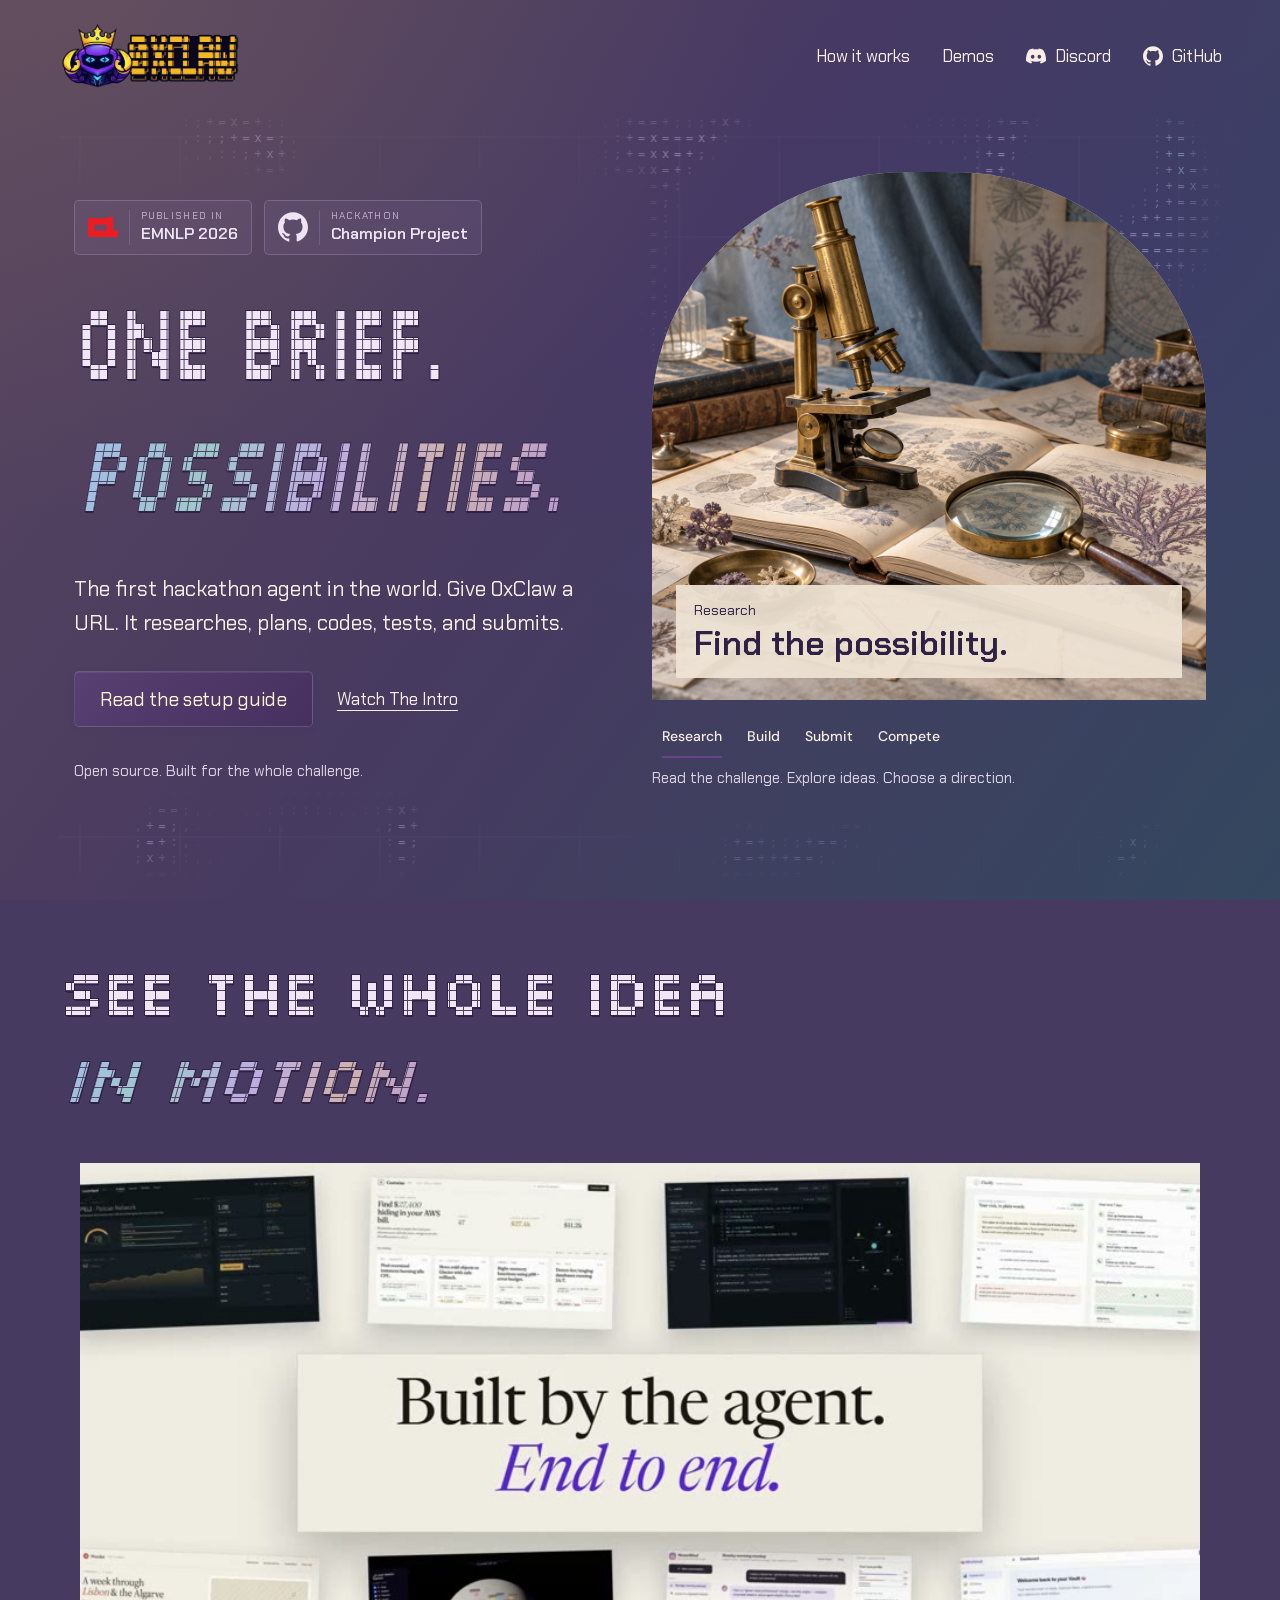
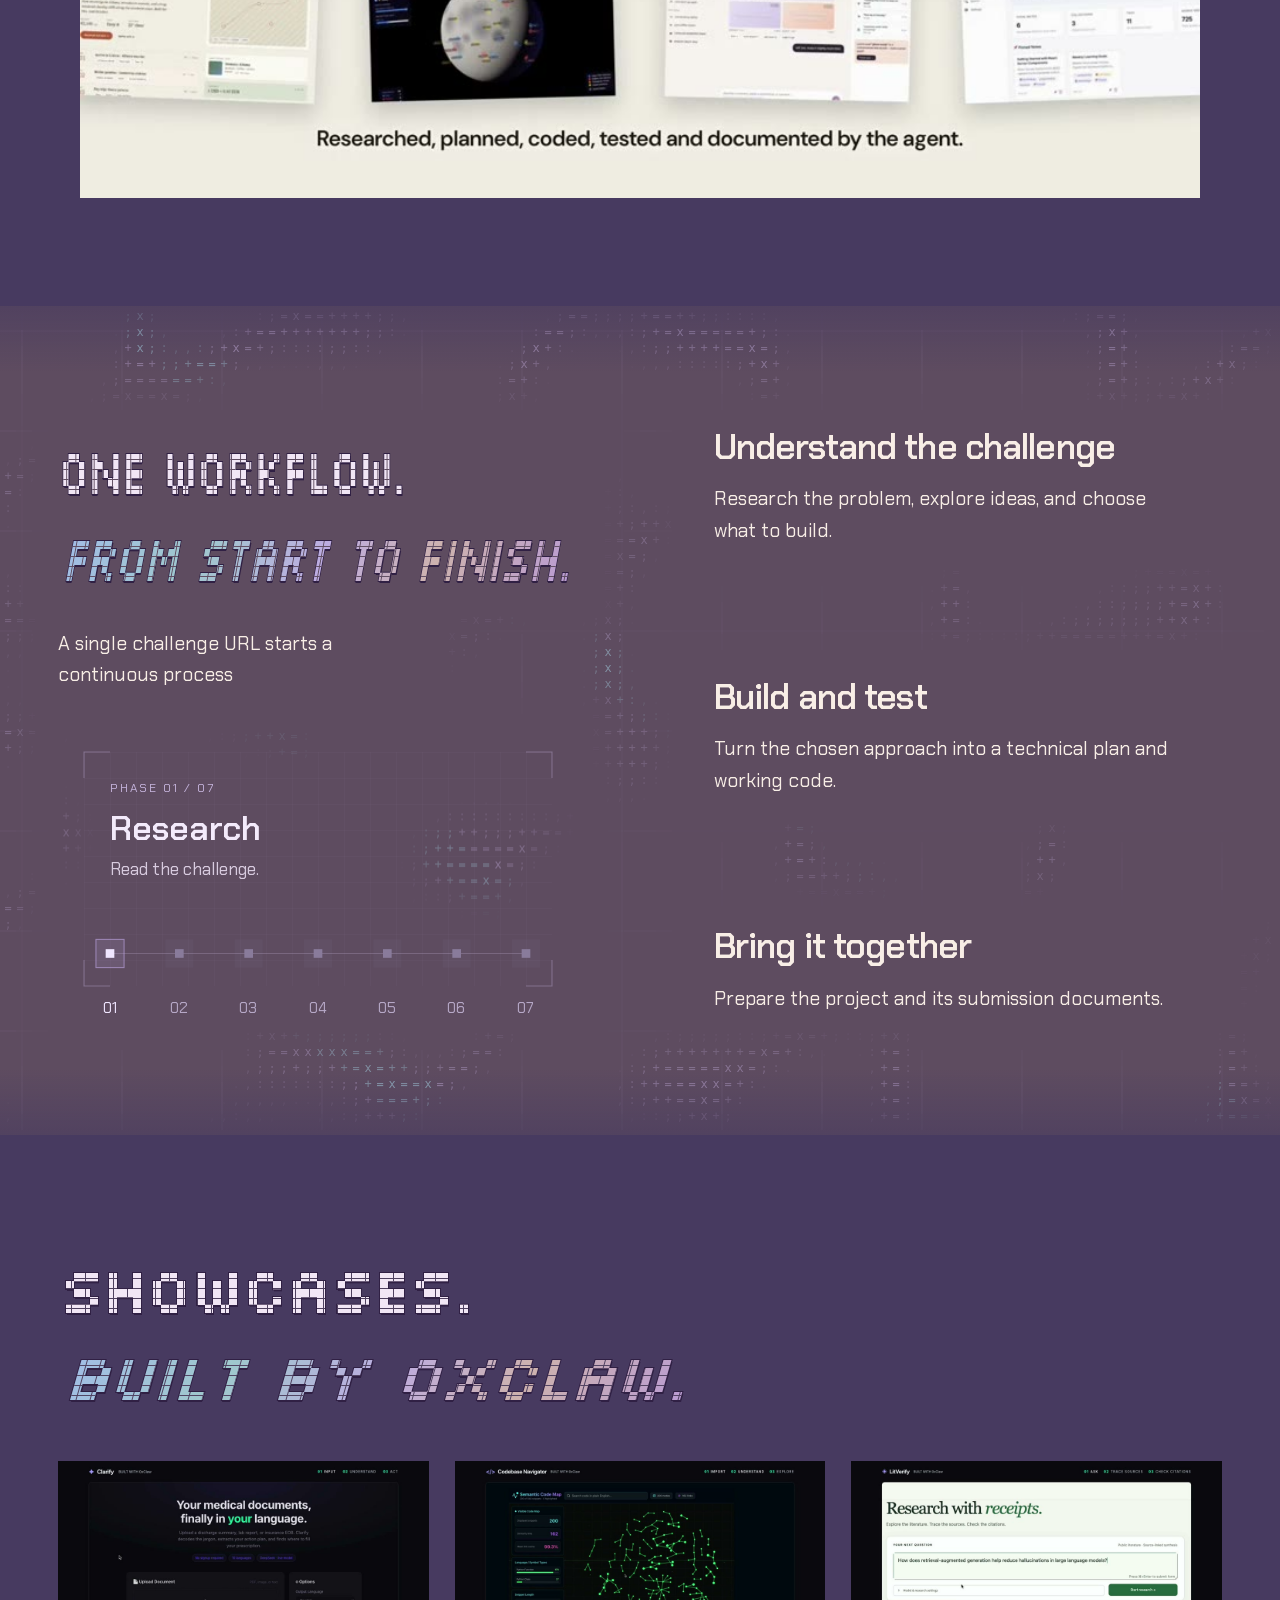
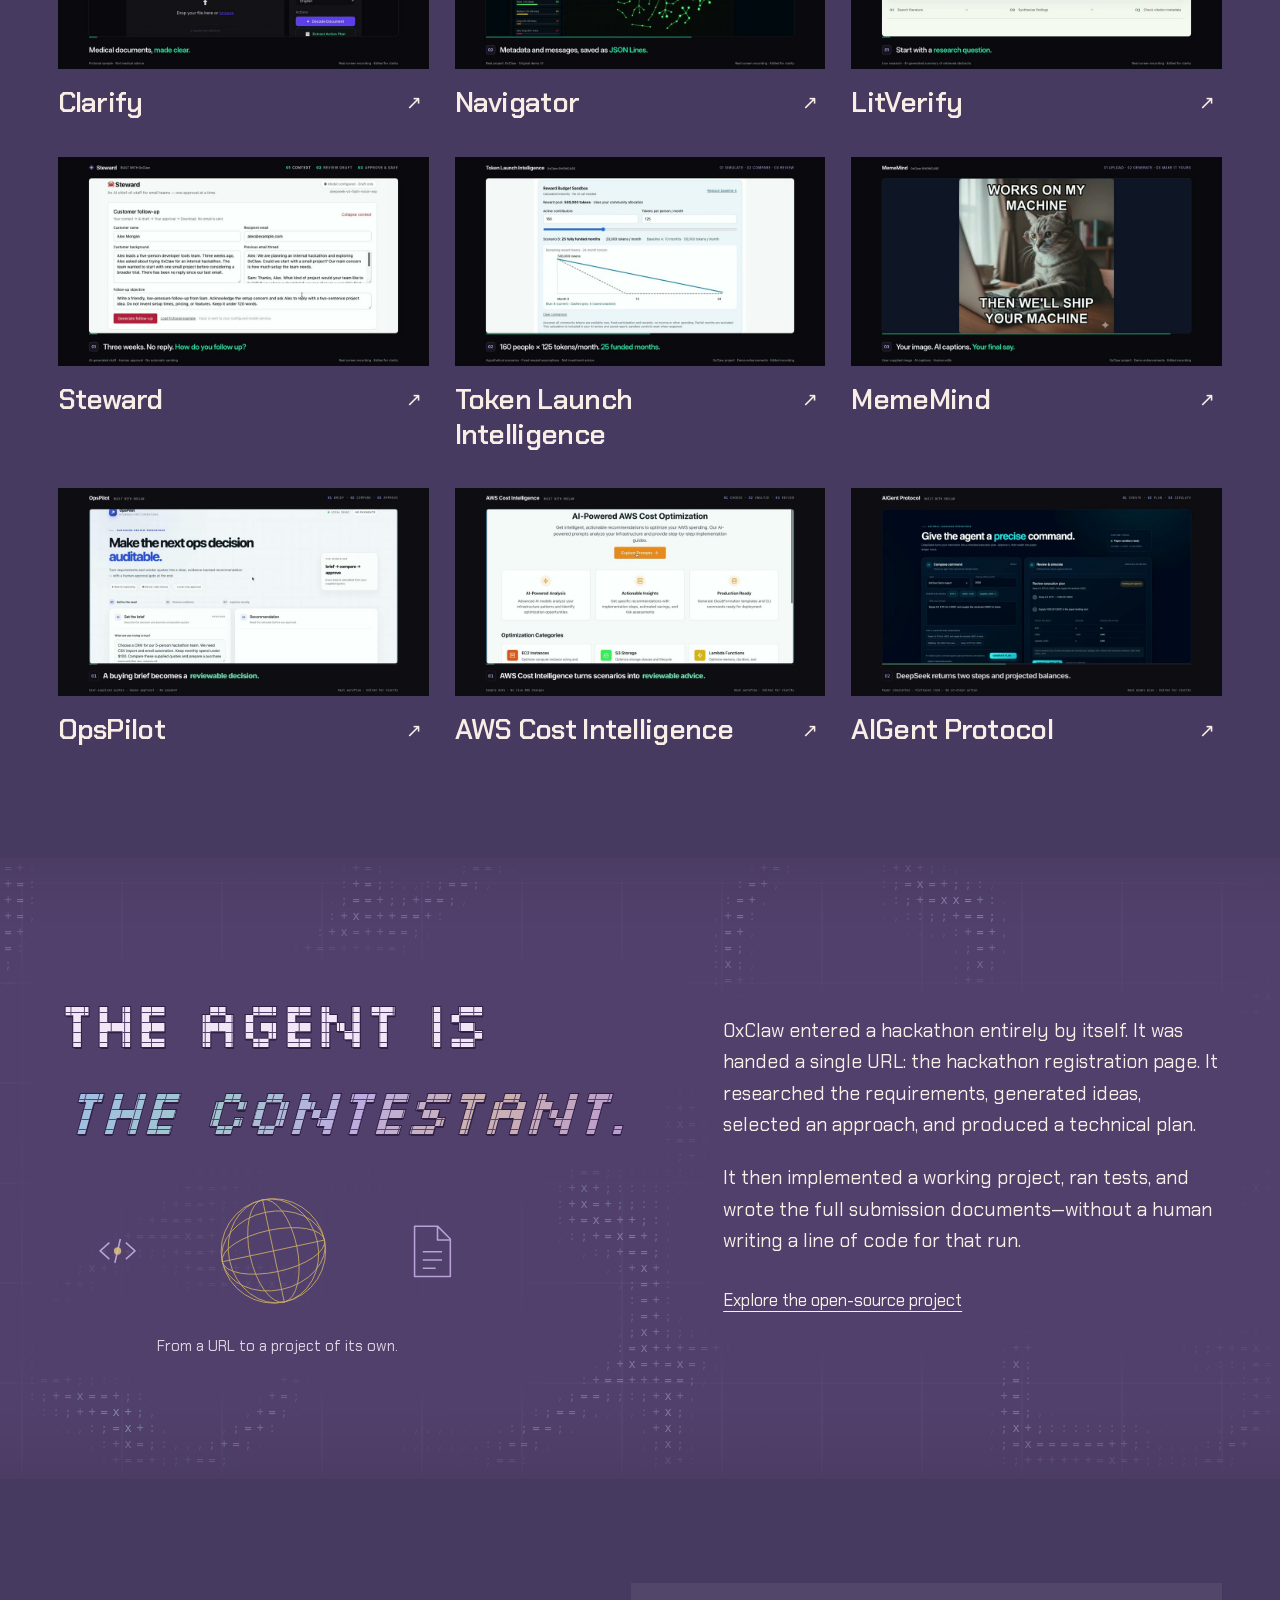
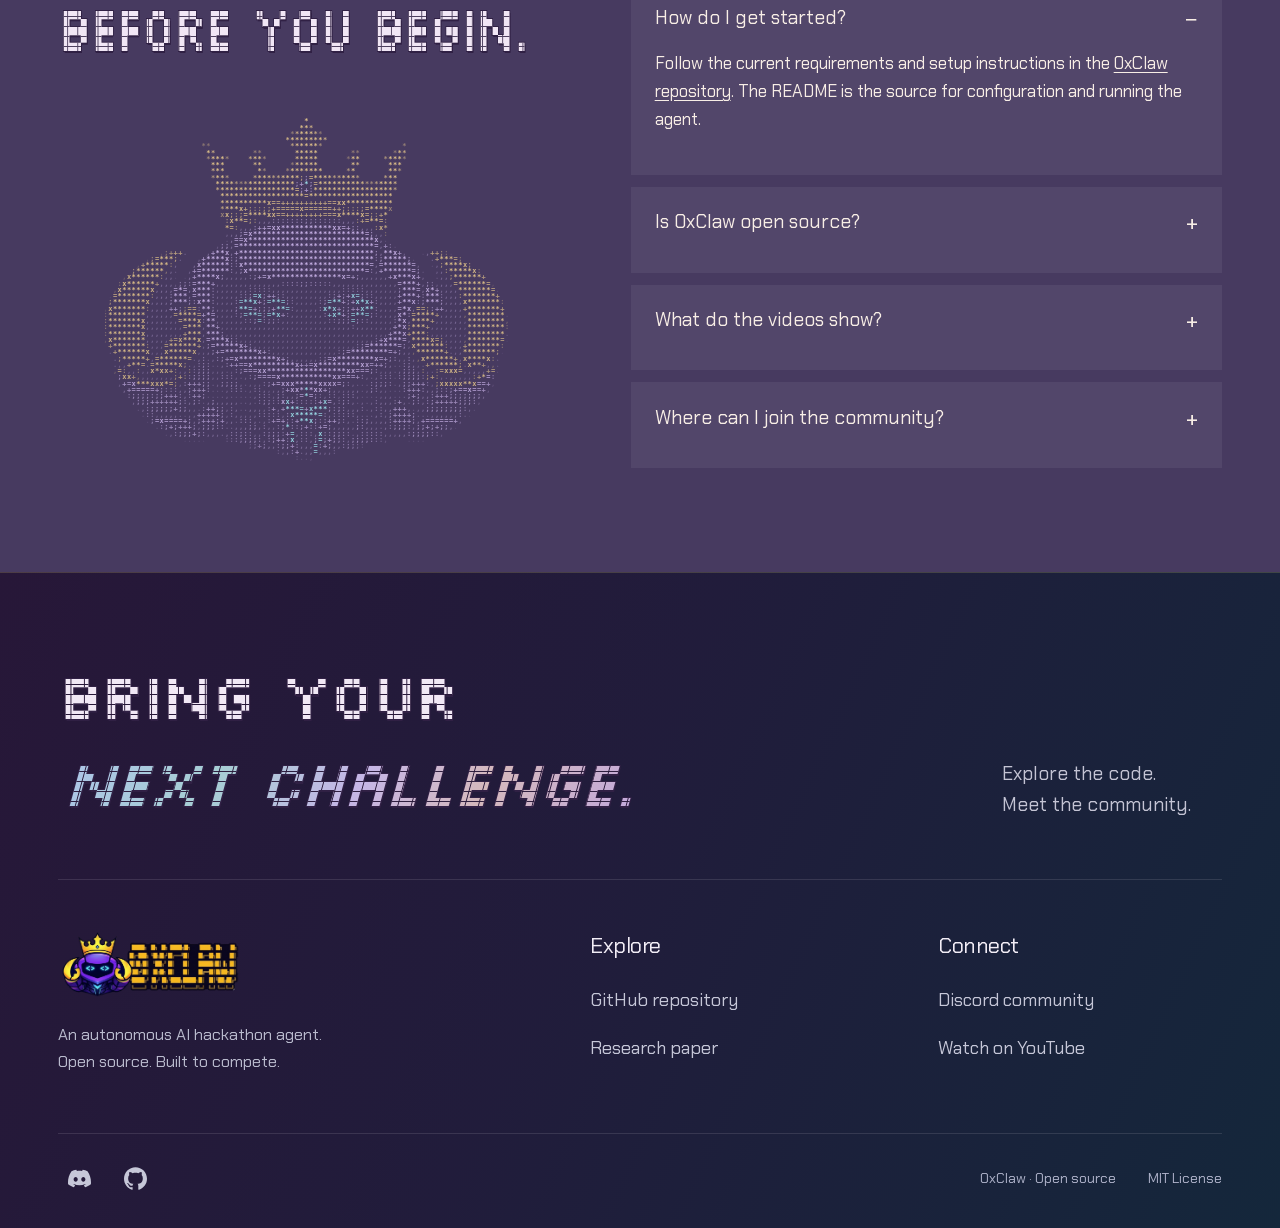
<file: index.html>
<!doctype html>
<html lang="en"><head>
<meta charset="utf-8">
<meta name="viewport" content="width=device-width,initial-scale=1">
<meta name="theme-color" content="#473a60">
<meta name="description" content="0xClaw is an autonomous AI hackathon agent. Give it a URL. It researches, plans, codes, tests, and submits. Explore the original project demonstrations.">
<title>0xClaw — The autonomous hackathon agent</title>
<link rel="canonical" href="https://0xclaw-ai.github.io/">
<meta property="og:type" content="website">
<meta property="og:site_name" content="0xClaw">
<meta property="og:url" content="https://0xclaw-ai.github.io/">
<meta property="og:title" content="0xClaw — The autonomous hackathon agent">
<meta property="og:description" content="0xClaw is an autonomous AI hackathon agent. Give it a URL. It researches, plans, codes, tests, and submits. Explore the original project demonstrations.">
<meta property="og:image" content="https://0xclaw-ai.github.io/assets/0xClaw_combine.png">
<meta property="og:image:type" content="image/png">
<meta property="og:image:width" content="837">
<meta property="og:image:height" content="298">
<meta property="og:image:alt" content="0xClaw logo with a crowned robot and gold pixel lettering">
<meta name="twitter:card" content="summary_large_image">
<meta name="twitter:title" content="0xClaw — The autonomous hackathon agent">
<meta name="twitter:description" content="0xClaw is an autonomous AI hackathon agent. Give it a URL. It researches, plans, codes, tests, and submits. Explore the original project demonstrations.">
<meta name="twitter:image" content="https://0xclaw-ai.github.io/assets/0xClaw_combine.png">
<meta name="twitter:image:alt" content="0xClaw logo with a crowned robot and gold pixel lettering">
<link rel="icon" href="assets/0xclaw_logo.png" type="image/png">
<link rel="stylesheet" href="redesign.css?v=17">
<script src="redesign.js?v=19" defer></script>
<link rel="stylesheet" href="brand.css?v=10">
<script src="brand.js?v=5" defer></script>
</head>
<body data-palette="plum"><a class="skip" href="#main">Skip to content</a>
<header class="site-header frame"><a class="brand" href="https://github.com/0xclaw-ai/0xClaw" aria-label="0xClaw GitHub repository"><img src="assets/0xClaw_combine.png" alt="0xClaw" width="836" height="294"></a><nav aria-label="Main navigation"><a href="#how-it-works">How it works</a><a href="#project-videos">Demos</a><a class="social-link" href="https://discord.gg/rdnYEVdRHe"><svg class="social-icon" aria-hidden="true" focusable="false" fill="currentColor" role="img" viewBox="0 0 24 24" xmlns="http://www.w3.org/2000/svg"><path d="M20.317 4.3698a19.7913 19.7913 0 00-4.8851-1.5152.0741.0741 0 00-.0785.0371c-.211.3753-.4447.8648-.6083 1.2495-1.8447-.2762-3.68-.2762-5.4868 0-.1636-.3933-.4058-.8742-.6177-1.2495a.077.077 0 00-.0785-.037 19.7363 19.7363 0 00-4.8852 1.515.0699.0699 0 00-.0321.0277C.5334 9.0458-.319 13.5799.0992 18.0578a.0824.0824 0 00.0312.0561c2.0528 1.5076 4.0413 2.4228 5.9929 3.0294a.0777.0777 0 00.0842-.0276c.4616-.6304.8731-1.2952 1.226-1.9942a.076.076 0 00-.0416-.1057c-.6528-.2476-1.2743-.5495-1.8722-.8923a.077.077 0 01-.0076-.1277c.1258-.0943.2517-.1923.3718-.2914a.0743.0743 0 01.0776-.0105c3.9278 1.7933 8.18 1.7933 12.0614 0a.0739.0739 0 01.0785.0095c.1202.099.246.1981.3728.2924a.077.077 0 01-.0066.1276 12.2986 12.2986 0 01-1.873.8914.0766.0766 0 00-.0407.1067c.3604.698.7719 1.3628 1.225 1.9932a.076.076 0 00.0842.0286c1.961-.6067 3.9495-1.5219 6.0023-3.0294a.077.077 0 00.0313-.0552c.5004-5.177-.8382-9.6739-3.5485-13.6604a.061.061 0 00-.0312-.0286zM8.02 15.3312c-1.1825 0-2.1569-1.0857-2.1569-2.419 0-1.3332.9555-2.4189 2.157-2.4189 1.2108 0 2.1757 1.0952 2.1568 2.419 0 1.3332-.9555 2.4189-2.1569 2.4189zm7.9748 0c-1.1825 0-2.1569-1.0857-2.1569-2.419 0-1.3332.9554-2.4189 2.1569-2.4189 1.2108 0 2.1757 1.0952 2.1568 2.419 0 1.3332-.946 2.4189-2.1568 2.4189Z"/></svg><span>Discord</span></a><a class="social-link" href="https://github.com/0xclaw-ai/0xClaw"><svg class="social-icon" aria-hidden="true" focusable="false" fill="currentColor" role="img" viewBox="0 0 24 24" xmlns="http://www.w3.org/2000/svg"><path d="M12 .297c-6.63 0-12 5.373-12 12 0 5.303 3.438 9.8 8.205 11.385.6.113.82-.258.82-.577 0-.285-.01-1.04-.015-2.04-3.338.724-4.042-1.61-4.042-1.61C4.422 18.07 3.633 17.7 3.633 17.7c-1.087-.744.084-.729.084-.729 1.205.084 1.838 1.236 1.838 1.236 1.07 1.835 2.809 1.305 3.495.998.108-.776.417-1.305.76-1.605-2.665-.3-5.466-1.332-5.466-5.93 0-1.31.465-2.38 1.235-3.22-.135-.303-.54-1.523.105-3.176 0 0 1.005-.322 3.3 1.23.96-.267 1.98-.399 3-.405 1.02.006 2.04.138 3 .405 2.28-1.552 3.285-1.23 3.285-1.23.645 1.653.24 2.873.12 3.176.765.84 1.23 1.91 1.23 3.22 0 4.61-2.805 5.625-5.475 5.92.42.36.81 1.096.81 2.22 0 1.606-.015 2.896-.015 3.286 0 .315.21.69.825.57C20.565 22.092 24 17.592 24 12.297c0-6.627-5.373-12-12-12"/></svg><span>GitHub</span></a></nav></header>
<main id="main">
<section class="hero frame" aria-labelledby="hero-title"><canvas class="ascii-backdrop" aria-hidden="true"></canvas><div class="hero-copy"><div class="hero-badges"><a class="publication-badge" href="https://aclanthology.org/2026.findings-emnlp.415/" aria-label="Published in Findings of ACL: EMNLP 2026. Read the paper"><img src="assets/acl-logo.svg" alt="ACL" width="38" height="26"><span class="publication-badge-copy"><span>Published in</span><strong>EMNLP 2026</strong></span></a><a class="publication-badge champion-badge" href="https://github.com/0xclaw-ai/0xClaw" aria-label="Hackathon champion project. View 0xClaw on GitHub"><svg class="champion-icon" aria-hidden="true" focusable="false" fill="currentColor" role="img" viewBox="0 0 24 24" xmlns="http://www.w3.org/2000/svg"><path d="M12 .297c-6.63 0-12 5.373-12 12 0 5.303 3.438 9.8 8.205 11.385.6.113.82-.258.82-.577 0-.285-.01-1.04-.015-2.04-3.338.724-4.042-1.61-4.042-1.61C4.422 18.07 3.633 17.7 3.633 17.7c-1.087-.744.084-.729.084-.729 1.205.084 1.838 1.236 1.838 1.236 1.07 1.835 2.809 1.305 3.495.998.108-.776.417-1.305.76-1.605-2.665-.3-5.466-1.332-5.466-5.93 0-1.31.465-2.38 1.235-3.22-.135-.303-.54-1.523.105-3.176 0 0 1.005-.322 3.3 1.23.96-.267 1.98-.399 3-.405 1.02.006 2.04.138 3 .405 2.28-1.552 3.285-1.23 3.285-1.23.645 1.653.24 2.873.12 3.176.765.84 1.23 1.91 1.23 3.22 0 4.61-2.805 5.625-5.475 5.92.42.36.81 1.096.81 2.22 0 1.606-.015 2.896-.015 3.286 0 .315.21.69.825.57C20.565 22.092 24 17.592 24 12.297c0-6.627-5.373-12-12-12"/></svg><span class="publication-badge-copy"><span>Hackathon</span><strong>Champion Project</strong></span></a></div><h1 id="hero-title" aria-label="One brief. From possibilities to building and testing, a submission, and a chance at prize money.">One brief.<span class="headline-stack"><span class="headline-stage is-active" data-phase="0" aria-hidden="true" data-ink="Possibilities.">Possibilities.</span><span class="headline-stage" data-phase="1" aria-hidden="true" data-ink="Build &amp; Test">Build &amp; Test</span><span class="headline-stage" data-phase="2" aria-hidden="true" data-ink="A submission.">A submission.</span><span class="headline-stage" data-phase="3" aria-hidden="true" data-ink="Prize money.">Prize money.</span></span></h1><p>The first hackathon agent in the world. Give 0xClaw a URL. It researches, plans, codes, tests, and submits.</p><div class="actions"><a class="button" href="https://github.com/0xclaw-ai/0xClaw#readme">Read the setup guide</a><a class="text-link" href="#overview">Watch The Intro</a></div><p class="hero-foot">Open source. Built for the whole challenge.</p></div><figure class="hero-art" data-stage="0"><div class="art-window"><div class="art-slide is-active" data-phase="0" aria-hidden="false"><img src="assets/stage-research.png" alt="A brass microscope and magnifying glass on an open research atlas." width="1024" height="1024" fetchpriority="high"><div class="art-label"><span>Research</span><strong>Find the possibility.</strong></div></div><div class="art-slide" data-phase="1" aria-hidden="true"><img src="assets/stage-build.png" alt="An antique typesetter, drafting compass, and architectural model on a workbench." width="1024" height="1024" loading="eager"><div class="art-label"><span>Build</span><strong>Give the idea a form.</strong></div></div><div class="art-slide" data-phase="2" aria-hidden="true"><img src="assets/stage-submit.png" alt="An open leather notebook, fountain pen, and tied manuscript ready to present." width="1024" height="1024" loading="eager"><div class="art-label"><span>Submit</span><strong>Bring it all together.</strong></div></div><div class="art-slide" data-phase="3" aria-hidden="true"><img src="assets/stage-compete.png" alt="An antique treasure chest of gold coins beside an engraved trophy and a ribbon-bound award parchment." width="1254" height="1254" loading="eager"><div class="art-label"><span>Compete</span><strong>Build for the prize.</strong></div></div></div><figcaption class="stage-controls"><div role="group" aria-label="Explore the workflow"><button type="button" data-stage-button="0" aria-pressed="true">Research</button><button type="button" data-stage-button="1" aria-pressed="false">Build</button><button type="button" data-stage-button="2" aria-pressed="false">Submit</button><button type="button" data-stage-button="3" aria-pressed="false">Compete</button></div></figcaption><div class="caption-stack"><p class="stage-caption is-active" data-phase="0" aria-hidden="false">Read the challenge. Explore ideas. Choose a direction.</p><p class="stage-caption" data-phase="1" aria-hidden="true">Plan the architecture. Write code. Test and iterate.</p><p class="stage-caption" data-phase="2" aria-hidden="true">Prepare the project and its submission documents.</p><p class="stage-caption" data-phase="3" aria-hidden="true">Let 0xClaw do the work. Compete for hackathon prizes.</p></div></figure></section>
<section class="overview frame" id="overview" aria-labelledby="overview-title"><div class="section-intro"><h2 id="overview-title">See the whole idea<br><em class="type-accent">in motion.</em></h2></div><figure class="overview-film"><video controls playsinline preload="metadata" poster="assets/newintro-poster.jpg" aria-label="0xClaw overview and project showcases"><source src="assets/newintro.mp4" type="video/mp4"><a href="assets/newintro.mp4">Watch the 0xClaw introduction</a></video></figure></section>
<section class="process" id="how-it-works" aria-labelledby="process-title"><canvas class="ascii-backdrop" aria-hidden="true"></canvas><div class="frame process-layout"><div class="process-heading"><h2 id="process-title"><span class="reveal-word" style="--word:0">One</span> <span class="reveal-word" style="--word:1">workflow.</span><br><em class="type-accent"><span class="reveal-word" style="--word:2">From</span> <span class="reveal-word" style="--word:3">start</span> <span class="reveal-word" style="--word:4">to</span> <span class="reveal-word" style="--word:5">finish.</span></em></h2><p>A single challenge URL starts a continuous process</p><figure class="motion-drawing workflow-drawing signal-workflow" aria-label="Workflow: Research, ideas, selection, plan, coding, tests, submission docs."><canvas class="ascii-backdrop" aria-hidden="true"></canvas><svg viewBox="0 0 480 266" aria-hidden="true" focusable="false"><defs><pattern id="workflow-grid" width="24" height="24" patternUnits="userSpaceOnUse"><path d="M24 0H0V24" fill="none" stroke="currentColor" stroke-width=".5"/></pattern><linearGradient id="workflow-signal"><stop stop-color="#a8c8d9"/><stop offset="1" stop-color="#c7ace9"/></linearGradient></defs><rect class="workflow-grid" x="24" y="24" width="432" height="216" fill="url(#workflow-grid)"/><path class="workflow-brackets" d="M24 48V24H48M432 24H456V48M24 216V240H48M432 240H456V216"/><path class="workflow-rail" d="M48 210H432"/><path class="drawing-path" d="M48 210H432" fill="none" pathLength="1"/><g class="phase-node" style="--node:0"><rect class="node-halo" x="35" y="197" width="26" height="26"/><rect class="node-core" x="44" y="206" width="8" height="8"/><text x="48" y="261" text-anchor="middle">01</text></g><g class="phase-node" style="--node:1"><rect class="node-halo" x="99" y="197" width="26" height="26"/><rect class="node-core" x="108" y="206" width="8" height="8"/><text x="112" y="261" text-anchor="middle">02</text></g><g class="phase-node" style="--node:2"><rect class="node-halo" x="163" y="197" width="26" height="26"/><rect class="node-core" x="172" y="206" width="8" height="8"/><text x="176" y="261" text-anchor="middle">03</text></g><g class="phase-node" style="--node:3"><rect class="node-halo" x="227" y="197" width="26" height="26"/><rect class="node-core" x="236" y="206" width="8" height="8"/><text x="240" y="261" text-anchor="middle">04</text></g><g class="phase-node" style="--node:4"><rect class="node-halo" x="291" y="197" width="26" height="26"/><rect class="node-core" x="300" y="206" width="8" height="8"/><text x="304" y="261" text-anchor="middle">05</text></g><g class="phase-node" style="--node:5"><rect class="node-halo" x="355" y="197" width="26" height="26"/><rect class="node-core" x="364" y="206" width="8" height="8"/><text x="368" y="261" text-anchor="middle">06</text></g><g class="phase-node" style="--node:6"><rect class="node-halo" x="419" y="197" width="26" height="26"/><rect class="node-core" x="428" y="206" width="8" height="8"/><text x="432" y="261" text-anchor="middle">07</text></g></svg><div class="workflow-labels"><span class="workflow-label is-current" data-workflow-phase="0" id="workflow-phase-0"><small>PHASE 01 / 07</small><strong>Research</strong><span>Read the challenge.</span></span><span class="workflow-label" data-workflow-phase="1" id="workflow-phase-1"><small>PHASE 02 / 07</small><strong>Ideas</strong><span>Explore the possibilities.</span></span><span class="workflow-label" data-workflow-phase="2" id="workflow-phase-2"><small>PHASE 03 / 07</small><strong>Selection</strong><span>Choose a direction.</span></span><span class="workflow-label" data-workflow-phase="3" id="workflow-phase-3"><small>PHASE 04 / 07</small><strong>Plan</strong><span>Map out the build.</span></span><span class="workflow-label" data-workflow-phase="4" id="workflow-phase-4"><small>PHASE 05 / 07</small><strong>Coding</strong><span>Bring the idea to life.</span></span><span class="workflow-label" data-workflow-phase="5" id="workflow-phase-5"><small>PHASE 06 / 07</small><strong>Tests</strong><span>Check. Refine. Repeat.</span></span><span class="workflow-label" data-workflow-phase="6" id="workflow-phase-6"><small>PHASE 07 / 07</small><strong>Submission docs</strong><span>Prepare the final submission.</span></span></div><div class="workflow-controls" role="group" aria-label="Choose a workflow phase"><button type="button" data-workflow-button="0" aria-label="Phase 1: Research" aria-controls="workflow-phase-0" aria-pressed="true">01</button><button type="button" data-workflow-button="1" aria-label="Phase 2: Ideas" aria-controls="workflow-phase-1" aria-pressed="false">02</button><button type="button" data-workflow-button="2" aria-label="Phase 3: Selection" aria-controls="workflow-phase-2" aria-pressed="false">03</button><button type="button" data-workflow-button="3" aria-label="Phase 4: Plan" aria-controls="workflow-phase-3" aria-pressed="false">04</button><button type="button" data-workflow-button="4" aria-label="Phase 5: Coding" aria-controls="workflow-phase-4" aria-pressed="false">05</button><button type="button" data-workflow-button="5" aria-label="Phase 6: Tests" aria-controls="workflow-phase-5" aria-pressed="false">06</button><button type="button" data-workflow-button="6" aria-label="Phase 7: Submission docs" aria-controls="workflow-phase-6" aria-pressed="false">07</button></div></figure></div><div class="process-steps"><article><h3>Understand the challenge</h3><p>Research the problem, explore ideas, and choose <span style="white-space:nowrap">what to build.</span></p></article><article><h3>Build and test</h3><p>Turn the chosen approach into a technical plan and working code.</p></article><article><h3>Bring it together</h3><p>Prepare the project and its submission documents.</p></article></div></div></section>
<section class="projects frame" id="project-videos" aria-labelledby="projects-title"><div class="section-intro"><h2 id="projects-title">Showcases.<br><em class="type-accent">Built by 0xClaw.</em></h2></div><div class="video-grid"><figure class="project-card"><video controls playsinline preload="none" poster="assets/project-videos/clarify-cover.jpg" aria-label="Clarify project presentation"><source src="assets/project-videos/clarify.mp4" type="video/mp4"><a href="assets/project-videos/clarify.mp4">Watch Clarify</a></video><figcaption><h3>Clarify</h3><a href="assets/project-videos/clarify.mp4" aria-label="Open Clarify video">↗</a></figcaption></figure><figure class="project-card"><video controls playsinline preload="none" poster="assets/project-videos/navigator.jpg" aria-label="Navigator project presentation"><source src="assets/project-videos/navigator.mp4" type="video/mp4"><a href="assets/project-videos/navigator.mp4">Watch Navigator</a></video><figcaption><h3>Navigator</h3><a href="assets/project-videos/navigator.mp4" aria-label="Open Navigator video">↗</a></figcaption></figure><figure class="project-card"><video controls playsinline preload="none" poster="assets/project-videos/litverify-cover.jpg" aria-label="LitVerify project presentation"><source src="assets/project-videos/litverify.mp4" type="video/mp4"><a href="assets/project-videos/litverify.mp4">Watch LitVerify</a></video><figcaption><h3>LitVerify</h3><a href="assets/project-videos/litverify.mp4" aria-label="Open LitVerify video">↗</a></figcaption></figure><figure class="project-card"><video controls playsinline preload="none" poster="assets/project-videos/steward-cover.jpg" aria-label="Steward project presentation"><source src="assets/project-videos/steward.mp4" type="video/mp4"><a href="assets/project-videos/steward.mp4">Watch Steward</a></video><figcaption><h3>Steward</h3><a href="assets/project-videos/steward.mp4" aria-label="Open Steward video">↗</a></figcaption></figure><figure class="project-card"><video controls playsinline preload="none" poster="assets/project-videos/token-cover.jpg" aria-label="Token Launch Intelligence project presentation"><source src="assets/project-videos/token.mp4" type="video/mp4"><a href="assets/project-videos/token.mp4">Watch Token Launch Intelligence</a></video><figcaption><h3>Token Launch Intelligence</h3><a href="assets/project-videos/token.mp4" aria-label="Open Token Launch Intelligence video">↗</a></figcaption></figure><figure class="project-card"><video controls playsinline preload="none" poster="assets/project-videos/mememind.jpg" aria-label="MemeMind project presentation"><source src="assets/project-videos/mememind.mp4" type="video/mp4"><a href="assets/project-videos/mememind.mp4">Watch MemeMind</a></video><figcaption><h3>MemeMind</h3><a href="assets/project-videos/mememind.mp4" aria-label="Open MemeMind video">↗</a></figcaption></figure><figure class="project-card"><video controls playsinline preload="none" poster="assets/project-videos/opspilot.jpg" aria-label="OpsPilot project presentation"><source src="assets/project-videos/opspilot.mp4" type="video/mp4"><a href="assets/project-videos/opspilot.mp4">Watch OpsPilot</a></video><figcaption><h3>OpsPilot</h3><a href="assets/project-videos/opspilot.mp4" aria-label="Open OpsPilot video">↗</a></figcaption></figure><figure class="project-card"><video controls playsinline preload="none" poster="assets/project-videos/aws-cost.jpg" aria-label="AWS Cost Intelligence project presentation"><source src="assets/project-videos/aws-cost.mp4" type="video/mp4"><a href="assets/project-videos/aws-cost.mp4">Watch AWS Cost Intelligence</a></video><figcaption><h3>AWS Cost Intelligence</h3><a href="assets/project-videos/aws-cost.mp4" aria-label="Open AWS Cost Intelligence video">↗</a></figcaption></figure><figure class="project-card"><video controls playsinline preload="none" poster="assets/project-videos/aigent.jpg" aria-label="AIGent Protocol project presentation"><source src="assets/project-videos/aigent.mp4" type="video/mp4"><a href="assets/project-videos/aigent.mp4">Watch AIGent Protocol</a></video><figcaption><h3>AIGent Protocol</h3><a href="assets/project-videos/aigent.mp4" aria-label="Open AIGent Protocol video">↗</a></figcaption></figure></div></section>
<section class="story" id="story" aria-labelledby="story-title"><canvas class="ascii-backdrop" aria-hidden="true"></canvas><div class="frame story-layout"><div class="story-heading"><h2 id="story-title"><span class="reveal-word" style="--word:0">The</span> <span class="reveal-word" style="--word:1">agent</span> <span class="reveal-word" style="--word:2">is</span><br><em class="type-accent"><span class="reveal-word" style="--word:3">the</span> <span class="reveal-word" style="--word:4">contestant.</span></em></h2><figure class="motion-drawing story-drawing" aria-label="A single URL becomes a complete project"><svg viewBox="0 62 480 146" aria-hidden="true" focusable="false"><g class="signal-trails" fill="none"><path class="drawing-path" pathLength="1" d="M65 135C125 15 330 255 407 135"/><path class="drawing-path secondary-path" pathLength="1" d="M65 135C150 255 330 15 407 135"/></g><g class="orbit-mesh" fill="none"><circle cx="235" cy="135" r="57"/><ellipse cx="235" cy="135" rx="26" ry="57"/><ellipse cx="235" cy="135" rx="49" ry="57"/><ellipse cx="235" cy="135" rx="57" ry="23"/><ellipse cx="235" cy="135" rx="57" ry="43"/><path d="M178 135H292M235 78V192"/></g><g class="url-symbol" fill="none"><path d="M56 126L46 135L56 144M74 126L84 135L74 144M68 122L62 148"/></g><g class="folio-symbol" fill="none"><path d="M389 108H414L428 122V163H389ZM414 108V123H428M398 136H419M398 145H419M398 154H412"/></g><circle class="travel-dot" r="4" cx="65" cy="135"/></svg><figcaption>From a URL to a project of its own.</figcaption></figure></div><div class="story-copy"><p>0xClaw entered a hackathon entirely by itself. It was handed a single URL: the hackathon registration page. It researched the requirements, generated ideas, selected an approach, and produced a technical plan.</p><p>It then implemented a working project, ran tests, and wrote the full submission documents—without a human writing a line of code for that run.</p><a class="text-link" href="https://github.com/0xclaw-ai/0xClaw">Explore the open-source project</a></div></div></section>
<section class="faq frame" id="faq" aria-labelledby="faq-title"><div class="faq-heading"><h2 id="faq-title">Before you begin.</h2><figure class="ascii-mascot" role="img" aria-label="The crowned 0xClaw mascot, rendered in ASCII characters"><img src="assets/0xclaw_logo.png" alt="" width="538" height="464"><canvas aria-hidden="true"></canvas></figure></div><div class="questions"><details open><summary>How do I get started?</summary><p>Follow the current requirements and setup instructions in the <a href="https://github.com/0xclaw-ai/0xClaw#readme">0xClaw repository</a>. The README is the source for configuration and running the agent.</p></details><details><summary>Is 0xClaw open source?</summary><p>Yes. The project is released under the <a href="https://github.com/0xclaw-ai/0xClaw/blob/master/LICENSE">MIT license</a>. You can inspect the code and contribute on GitHub.</p></details><details><summary>What do the videos show?</summary><p>These nine videos present projects from the original collection. They show the ideas and the resulting work; interactive trial versions are not offered on this site.</p></details><details><summary>Where can I join the community?</summary><p><a href="https://discord.gg/rdnYEVdRHe">Join the 0xClaw Discord community</a>.</p></details></div></section>
</main>
<footer class="footer resource-footer" aria-labelledby="footer-title"><div class="frame">
<div class="footer-heading"><h2 id="footer-title">Bring your<br><em class="type-accent">next challenge.</em></h2><p>Explore the code.<br>Meet the community.</p></div>
<div class="footer-grid"><div class="footer-identity"><a class="brand" href="https://github.com/0xclaw-ai/0xClaw" aria-label="0xClaw GitHub repository"><img src="assets/0xClaw_combine.png" alt="0xClaw" width="836" height="294" loading="lazy"></a><p>An autonomous AI hackathon agent.<br>Open source. Built to compete.</p></div>
<nav class="resource-column" aria-label="Project resources"><h3>Explore</h3><a href="https://github.com/0xclaw-ai/0xClaw">GitHub repository</a><a href="https://aclanthology.org/2026.findings-emnlp.415/">Research paper</a></nav>
<nav class="resource-column" aria-label="Community and video"><h3>Connect</h3><a href="https://discord.gg/rdnYEVdRHe">Discord community</a><a href="https://www.youtube.com/watch?v=JI9JHK18Vnk">Watch on YouTube</a></nav></div>
<div class="footer-base"><nav class="footer-socials" aria-label="Social links"><a class="social-link" href="https://discord.gg/rdnYEVdRHe" aria-label="Discord"><svg class="social-icon" aria-hidden="true" focusable="false" fill="currentColor" role="img" viewBox="0 0 24 24" xmlns="http://www.w3.org/2000/svg"><path d="M20.317 4.3698a19.7913 19.7913 0 00-4.8851-1.5152.0741.0741 0 00-.0785.0371c-.211.3753-.4447.8648-.6083 1.2495-1.8447-.2762-3.68-.2762-5.4868 0-.1636-.3933-.4058-.8742-.6177-1.2495a.077.077 0 00-.0785-.037 19.7363 19.7363 0 00-4.8852 1.515.0699.0699 0 00-.0321.0277C.5334 9.0458-.319 13.5799.0992 18.0578a.0824.0824 0 00.0312.0561c2.0528 1.5076 4.0413 2.4228 5.9929 3.0294a.0777.0777 0 00.0842-.0276c.4616-.6304.8731-1.2952 1.226-1.9942a.076.076 0 00-.0416-.1057c-.6528-.2476-1.2743-.5495-1.8722-.8923a.077.077 0 01-.0076-.1277c.1258-.0943.2517-.1923.3718-.2914a.0743.0743 0 01.0776-.0105c3.9278 1.7933 8.18 1.7933 12.0614 0a.0739.0739 0 01.0785.0095c.1202.099.246.1981.3728.2924a.077.077 0 01-.0066.1276 12.2986 12.2986 0 01-1.873.8914.0766.0766 0 00-.0407.1067c.3604.698.7719 1.3628 1.225 1.9932a.076.076 0 00.0842.0286c1.961-.6067 3.9495-1.5219 6.0023-3.0294a.077.077 0 00.0313-.0552c.5004-5.177-.8382-9.6739-3.5485-13.6604a.061.061 0 00-.0312-.0286zM8.02 15.3312c-1.1825 0-2.1569-1.0857-2.1569-2.419 0-1.3332.9555-2.4189 2.157-2.4189 1.2108 0 2.1757 1.0952 2.1568 2.419 0 1.3332-.9555 2.4189-2.1569 2.4189zm7.9748 0c-1.1825 0-2.1569-1.0857-2.1569-2.419 0-1.3332.9554-2.4189 2.1569-2.4189 1.2108 0 2.1757 1.0952 2.1568 2.419 0 1.3332-.946 2.4189-2.1568 2.4189Z"/></svg></a><a class="social-link" href="https://github.com/0xclaw-ai/0xClaw" aria-label="Github"><svg class="social-icon" aria-hidden="true" focusable="false" fill="currentColor" role="img" viewBox="0 0 24 24" xmlns="http://www.w3.org/2000/svg"><path d="M12 .297c-6.63 0-12 5.373-12 12 0 5.303 3.438 9.8 8.205 11.385.6.113.82-.258.82-.577 0-.285-.01-1.04-.015-2.04-3.338.724-4.042-1.61-4.042-1.61C4.422 18.07 3.633 17.7 3.633 17.7c-1.087-.744.084-.729.084-.729 1.205.084 1.838 1.236 1.838 1.236 1.07 1.835 2.809 1.305 3.495.998.108-.776.417-1.305.76-1.605-2.665-.3-5.466-1.332-5.466-5.93 0-1.31.465-2.38 1.235-3.22-.135-.303-.54-1.523.105-3.176 0 0 1.005-.322 3.3 1.23.96-.267 1.98-.399 3-.405 1.02.006 2.04.138 3 .405 2.28-1.552 3.285-1.23 3.285-1.23.645 1.653.24 2.873.12 3.176.765.84 1.23 1.91 1.23 3.22 0 4.61-2.805 5.625-5.475 5.92.42.36.81 1.096.81 2.22 0 1.606-.015 2.896-.015 3.286 0 .315.21.69.825.57C20.565 22.092 24 17.592 24 12.297c0-6.627-5.373-12-12-12"/></svg></a></nav><p>0xClaw · Open source</p><a href="https://github.com/0xclaw-ai/0xClaw/blob/master/LICENSE">MIT License</a></div>
</div></footer></body></html>
</file>
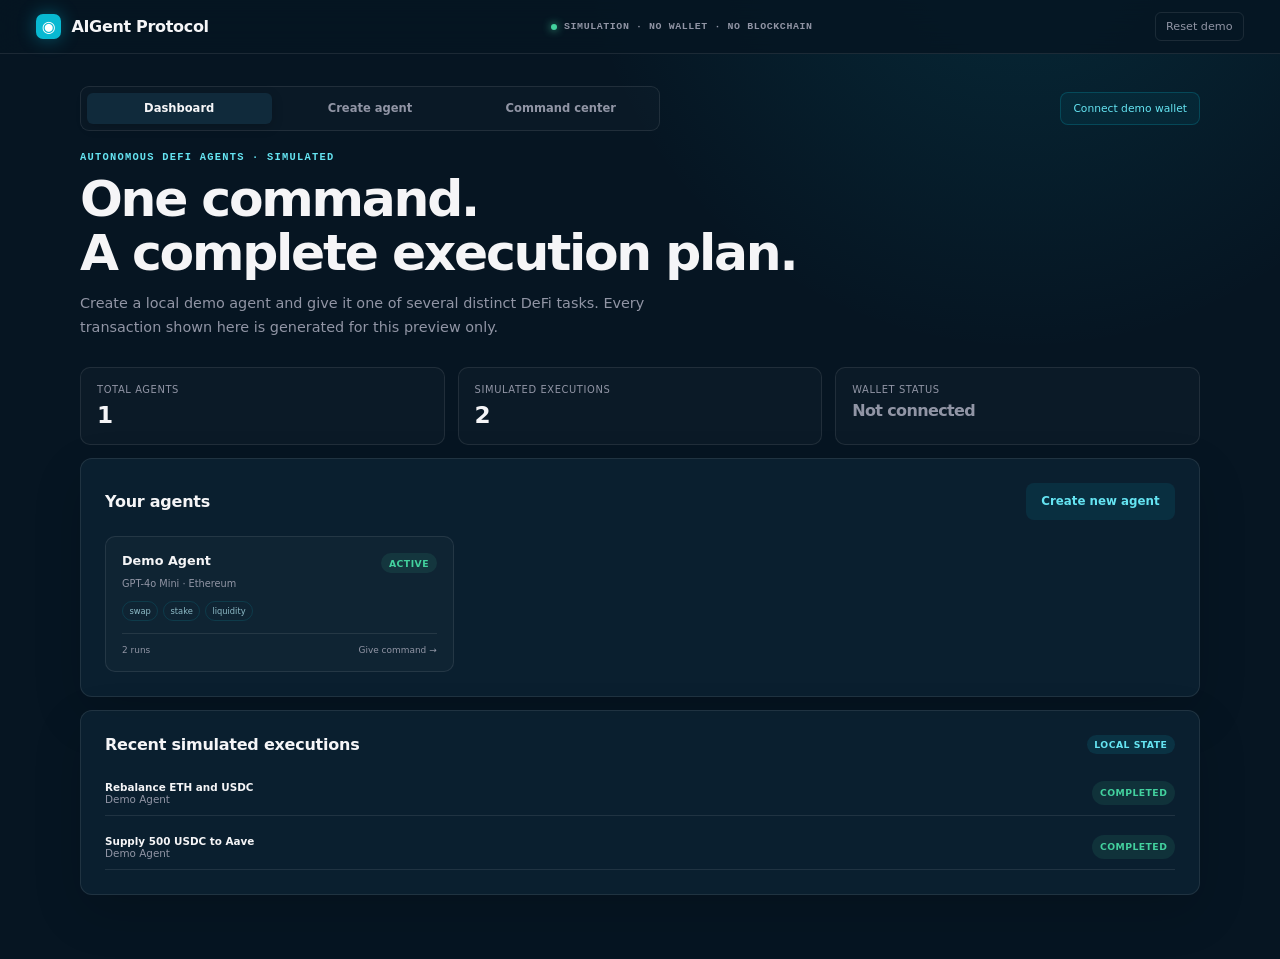
<file: demos/aigent/index.html>
<!DOCTYPE html>
<html lang="en">
<head>
  <meta charset="UTF-8" />
  <meta name="viewport" content="width=device-width, initial-scale=1.0" />
  <title>AIGent Protocol — Interactive Demo</title>
  <link rel="icon" href="../../assets/0xclaw_logo.png" type="image/png" />
  <link rel="stylesheet" href="../shared.css" />
  <style>
    :root { --accent: #08b9d2; --accent-2: #65e4f2; --bg: #061522; --surface: #0b2030; --surface-2: #102a3b; }
    .app-nav { display: flex; align-items: center; justify-content: space-between; gap: 1rem; margin-bottom: 1.25rem; }
    .app-tabs { max-width: 580px; flex: 1; }
    .wallet { padding: .55rem .75rem; border: 1px solid rgba(8,185,210,.22); border-radius: 8px; color: var(--accent-2); background: rgba(8,185,210,.06); cursor: pointer; font-size: .67rem; }
    .agent-grid { display: grid; grid-template-columns: repeat(3, minmax(0,1fr)); gap: .75rem; margin-top: .8rem; }
    .agent-card { padding: 1rem; border: 1px solid var(--line); border-radius: 10px; background: rgba(255,255,255,.025); cursor: pointer; transition: .18s; }
    .agent-card:hover { border-color: rgba(8,185,210,.35); transform: translateY(-2px); }
    .agent-card h3 { font-size: .8rem; }
    .agent-card p { margin-top: .32rem; color: var(--muted); font-size: .61rem; }
    .capabilities { display: flex; flex-wrap: wrap; gap: .3rem; margin-top: .75rem; }
    .capabilities span { padding: .25rem .4rem; border: 1px solid rgba(8,185,210,.15); border-radius: 999px; color: #8ebbc7; font-size: .52rem; }
    .agent-footer { display: flex; justify-content: space-between; margin-top: .75rem; padding-top: .65rem; border-top: 1px solid var(--line); color: var(--muted); font-size: .56rem; }
    .cap-select { display: grid; grid-template-columns: repeat(2, 1fr); gap: .55rem; }
    .cap-option { display: flex; align-items: center; gap: .5rem; padding: .65rem; border: 1px solid var(--line); border-radius: 8px; color: var(--muted); font-size: .68rem; cursor: pointer; }
    .cap-option:has(input:checked) { color: var(--text); border-color: rgba(8,185,210,.4); background: rgba(8,185,210,.07); }
    .cap-option input { accent-color: var(--accent); }
    .command-layout { display: grid; grid-template-columns: minmax(0,.85fr) minmax(340px,1.15fr); gap: .8rem; }
    .command-presets { margin-top: .7rem; }
    .intent { display: grid; grid-template-columns: repeat(3, 1fr); gap: .55rem; margin-top: .75rem; }
    .intent div { padding: .65rem; border: 1px solid var(--line); border-radius: 7px; }
    .intent span { display: block; color: var(--muted); font-size: .53rem; text-transform: uppercase; }
    .intent strong { display: block; margin-top: .28rem; color: var(--accent-2); font-size: .72rem; }
    .reasoning { margin-top: .7rem; color: var(--muted); font-size: .67rem; line-height: 1.55; }
    .plan-list { display: grid; gap: .55rem; margin-top: .8rem; }
    .plan-step { display: grid; grid-template-columns: 28px 1fr auto; align-items: center; gap: .65rem; padding: .7rem; border: 1px solid var(--line); border-radius: 8px; }
    .step-index { width: 26px; height: 26px; display: grid; place-items: center; border-radius: 50%; color: var(--accent-2); background: rgba(8,185,210,.1); font: 700 .6rem ui-monospace, monospace; }
    .plan-step h4 { font-size: .7rem; }
    .plan-step p { margin-top: .2rem; color: var(--muted); font-size: .57rem; }
    .plan-step code { color: var(--muted); font-size: .54rem; }
    .plan-step.running { border-color: rgba(8,185,210,.4); background: rgba(8,185,210,.05); }
    .plan-step.done .step-index { color: #062116; background: var(--success); }
    .execution-result { margin-top: .8rem; padding: .75rem; border: 1px solid rgba(67,209,158,.2); border-radius: 8px; color: #b9edd9; background: rgba(67,209,158,.06); font-size: .68rem; }
    .history-list { display: grid; gap: .5rem; margin-top: .8rem; }
    .history-row { display: flex; justify-content: space-between; gap: .8rem; padding: .65rem 0; border-bottom: 1px solid var(--line); font-size: .65rem; }
    .history-row span { color: var(--muted); }
    @media (max-width: 800px) { .agent-grid { grid-template-columns: 1fr; } .command-layout { grid-template-columns: 1fr; } }
    @media (max-width: 560px) { .app-nav { align-items: stretch; flex-direction: column; } .cap-select, .intent { grid-template-columns: 1fr; } .plan-step { grid-template-columns: 28px 1fr; } .plan-step code { grid-column: 2; } }
  </style>
</head>
<body>
  <header class="demo-bar">
    <div class="demo-brand"><span class="mark">◉</span> AIGent Protocol</div>
    <div class="demo-mode">Simulation · no wallet · no blockchain</div>
    <button class="reset-demo" id="reset">Reset demo</button>
  </header>

  <main class="container">
    <div class="app-nav">
      <div class="tabs app-tabs">
        <button class="tab active" data-view="dashboard">Dashboard</button>
        <button class="tab" data-view="create">Create agent</button>
        <button class="tab" data-view="command">Command center</button>
      </div>
      <button class="wallet" id="wallet">Connect demo wallet</button>
    </div>

    <section id="dashboard-view">
      <div class="hero-copy"><p class="kicker">Autonomous DeFi agents · simulated</p><h1>One command.<br />A complete execution plan.</h1><p>Create a local demo agent and give it one of several distinct DeFi tasks. Every transaction shown here is generated for this preview only.</p></div>
      <div class="grid-3" id="metrics"></div>
      <div class="panel panel-pad" style="margin-top:.8rem">
        <div class="panel-title"><h2>Your agents</h2><button class="btn ghost" id="new-agent">Create new agent</button></div>
        <div class="agent-grid" id="agents"></div>
      </div>
      <div class="panel panel-pad" style="margin-top:.8rem">
        <div class="panel-title"><h2>Recent simulated executions</h2><span class="badge">Local state</span></div>
        <div class="history-list" id="history"></div>
      </div>
    </section>

    <section class="hidden" id="create-view">
      <div class="hero-copy"><p class="kicker">Agent configuration</p><h1>Create a demo agent.</h1><p>Unlike the original prototype, the fields below persist into the dashboard and command center for this session.</p></div>
      <div class="panel panel-pad" style="max-width:760px">
        <form id="agent-form">
          <div class="field"><label for="agent-name">Agent name</label><input class="input" id="agent-name" required value="Treasury Scout" /></div>
          <div class="field"><label>Capabilities</label>
            <div class="cap-select">
              <label class="cap-option"><input type="checkbox" name="cap" value="swap" checked /> Token swaps</label>
              <label class="cap-option"><input type="checkbox" name="cap" value="stake" checked /> Lending & staking</label>
              <label class="cap-option"><input type="checkbox" name="cap" value="liquidity" /> Liquidity pools</label>
              <label class="cap-option"><input type="checkbox" name="cap" value="withdraw" /> Withdrawals</label>
            </div>
          </div>
          <div class="grid-2" style="grid-template-columns:1fr 1fr;margin-top:.8rem">
            <div class="field"><label for="model">Model</label><select id="model"><option>GPT-4o Mini</option><option>Claude 3.5 Sonnet</option><option>Local Llama</option></select></div>
            <div class="field"><label for="network">Network</label><select id="network"><option>Ethereum</option><option>Arbitrum</option><option>Polygon</option></select></div>
          </div>
          <div class="btn-row"><button class="btn secondary" type="button" data-go="dashboard">Cancel</button><button class="btn" type="submit">Create local agent</button></div>
        </form>
      </div>
    </section>

    <section class="hidden" id="command-view">
      <div class="hero-copy"><p class="kicker">Natural-language command planner</p><h1>Command center.</h1><p>Preset and typed commands map to different deterministic plans, so the output visibly follows the requested action.</p></div>
      <div class="command-layout">
        <div class="panel panel-pad">
          <div class="field"><label for="command-agent">Agent</label><select id="command-agent"></select></div>
          <div class="field"><label for="command">Command</label><textarea id="command">Swap 1 ETH for USDC and stake it in Aave</textarea></div>
          <div class="chip-row command-presets">
            <button class="chip" data-command="Swap 1 ETH for USDC and stake it in Aave">Swap + stake</button>
            <button class="chip" data-command="Provide 1 ETH and 2000 USDC liquidity to Uniswap">Add liquidity</button>
            <button class="chip" data-command="Withdraw 100 USDC from Aave">Withdraw</button>
          </div>
          <button class="btn" id="parse" style="margin-top:1rem;width:100%">Parse command</button>
        </div>

        <div class="panel panel-pad">
          <div id="plan-empty" class="empty">Parse a command to generate an execution plan.</div>
          <div class="hidden" id="plan-output">
            <div class="panel-title"><h2>Parsed intent</h2><span class="badge success" id="confidence">95% confidence</span></div>
            <div class="intent" id="intent"></div>
            <p class="reasoning" id="reasoning"></p>
            <div class="plan-list" id="plan-list"></div>
            <div class="btn-row"><button class="btn" id="execute">Execute simulation</button><button class="btn secondary" id="clear-plan">Clear</button></div>
            <div class="execution-result hidden" id="execution-result"></div>
          </div>
        </div>
      </div>
    </section>
  </main>

  <div class="toast" id="toast"></div>

  <script>
    (function () {
      "use strict";

      var state = {
        wallet: false,
        agents: [{ id: "agent_01", name: "Demo Agent", caps: ["swap", "stake", "liquidity"], model: "GPT-4o Mini", network: "Ethereum", executions: 2 }],
        history: [
          { command: "Rebalance ETH and USDC", agent: "Demo Agent", status: "Completed" },
          { command: "Supply 500 USDC to Aave", agent: "Demo Agent", status: "Completed" }
        ],
        plan: null
      };

      function switchView(view) {
        ["dashboard", "create", "command"].forEach(function (name) {
          document.getElementById(name + "-view").classList.toggle("hidden", name !== view);
        });
        document.querySelectorAll("[data-view]").forEach(function (tab) { tab.classList.toggle("active", tab.dataset.view === view); });
        if (view === "dashboard") renderDashboard();
        if (view === "command") renderAgentSelect();
      }
      function showToast(message) {
        var toast = document.getElementById("toast");
        toast.textContent = message;
        toast.classList.add("show");
        window.setTimeout(function () { toast.classList.remove("show"); }, 1700);
      }
      function html(input) { return String(input).replace(/[&<>"']/g, function (character) { return { "&": "&amp;", "<": "&lt;", ">": "&gt;", '"': "&quot;", "'": "&#39;" }[character]; }); }
      function renderDashboard() {
        var total = state.agents.reduce(function (sum, agent) { return sum + agent.executions; }, 0);
        document.getElementById("metrics").innerHTML =
          '<div class="metric"><span>Total agents</span><strong>' + state.agents.length + '</strong></div>' +
          '<div class="metric"><span>Simulated executions</span><strong>' + total + '</strong></div>' +
          '<div class="metric"><span>Wallet status</span><strong style="font-size:1rem;color:' + (state.wallet ? "var(--success)" : "var(--muted)") + '">' + (state.wallet ? "Demo connected" : "Not connected") + '</strong></div>';
        document.getElementById("agents").innerHTML = state.agents.map(function (agent) {
          return '<article class="agent-card" data-agent="' + html(agent.id) + '"><div style="display:flex;justify-content:space-between;gap:.5rem"><h3>' + html(agent.name) + '</h3><span class="badge success">Active</span></div><p>' + html(agent.model) + ' · ' + html(agent.network) + '</p><div class="capabilities">' + agent.caps.map(function (cap) { return "<span>" + html(cap) + "</span>"; }).join("") + '</div><div class="agent-footer"><span>' + agent.executions + ' runs</span><span>Give command →</span></div></article>';
        }).join("");
        document.querySelectorAll("[data-agent]").forEach(function (card) {
          card.addEventListener("click", function () {
            switchView("command");
            document.getElementById("command-agent").value = card.dataset.agent;
          });
        });
        document.getElementById("history").innerHTML = state.history.length ? state.history.map(function (item) {
          return '<div class="history-row"><div><strong>' + html(item.command) + '</strong><br><span>' + html(item.agent) + '</span></div><span class="badge success">' + html(item.status) + '</span></div>';
        }).join("") : '<div class="empty">No simulated executions yet.</div>';
      }
      function renderAgentSelect() {
        document.getElementById("command-agent").innerHTML = state.agents.map(function (agent) { return '<option value="' + html(agent.id) + '">' + html(agent.name) + '</option>'; }).join("");
      }
      function selectedAgent() {
        var id = document.getElementById("command-agent").value;
        return state.agents.find(function (agent) { return agent.id === id; }) || state.agents[0];
      }
      function buildPlan(command) {
        var lower = command.toLowerCase();
        var amountMatch = command.match(/\d+(?:\.\d+)?/);
        var amount = amountMatch ? amountMatch[0] : "1";
        if (lower.indexOf("liquidity") > -1 || lower.indexOf("pool") > -1) {
          return { intent: "Provide liquidity", protocol: "Uniswap", risk: "Medium", confidence: 92, reasoning: "The command requests a two-asset liquidity position. Token approvals must complete before the pool deposit.", steps: [["Approve ETH", "Authorize the router for " + amount + " ETH", "48k gas"], ["Approve USDC", "Authorize the paired USDC amount", "52k gas"], ["Add liquidity", "Deposit both assets into the ETH/USDC pool", "228k gas"]] };
        }
        if (lower.indexOf("withdraw") > -1 || lower.indexOf("unstake") > -1) {
          return { intent: "Withdraw asset", protocol: "Aave", risk: "Low", confidence: 97, reasoning: "The command maps to a single lending-pool withdrawal with the requested amount.", steps: [["Check position", "Read the available Aave balance", "0 gas"], ["Withdraw USDC", "Withdraw " + amount + " USDC to the demo wallet", "176k gas"]] };
        }
        if (lower.indexOf("swap") > -1 && lower.indexOf("stake") > -1) {
          return { intent: "Swap and stake", protocol: "Uniswap → Aave", risk: "Low", confidence: 95, reasoning: "The request contains two dependent operations: receive USDC from a swap, then approve and supply that USDC to Aave.", steps: [["Swap", "Swap " + amount + " ETH for estimated USDC", "150k gas"], ["Approve", "Approve USDC for the Aave pool", "50k gas"], ["Supply", "Supply received USDC to Aave", "200k gas"]] };
        }
        if (lower.indexOf("swap") > -1) {
          return { intent: "Token swap", protocol: "Uniswap", risk: "Low", confidence: 89, reasoning: "The command maps to a direct token swap using a bounded-slippage route.", steps: [["Quote", "Calculate a deterministic demo quote", "0 gas"], ["Swap", "Execute the simulated token exchange", "155k gas"]] };
        }
        return { intent: "Inspect and plan", protocol: "Read only", risk: "None", confidence: 74, reasoning: "No supported action keyword was found, so the agent creates a safe read-only inspection plan.", steps: [["Inspect wallet", "Read balances and active positions", "0 gas"], ["Recommend", "Return suggested next actions without execution", "0 gas"]] };
      }
      function renderPlan() {
        var plan = state.plan;
        document.getElementById("plan-empty").classList.add("hidden");
        document.getElementById("plan-output").classList.remove("hidden");
        document.getElementById("confidence").textContent = plan.confidence + "% confidence";
        document.getElementById("intent").innerHTML =
          '<div><span>Intent</span><strong>' + html(plan.intent) + '</strong></div>' +
          '<div><span>Protocol</span><strong>' + html(plan.protocol) + '</strong></div>' +
          '<div><span>Risk</span><strong>' + html(plan.risk) + '</strong></div>';
        document.getElementById("reasoning").textContent = plan.reasoning;
        document.getElementById("plan-list").innerHTML = plan.steps.map(function (step, index) {
          return '<article class="plan-step" data-plan-step="' + index + '"><span class="step-index">' + (index + 1) + '</span><div><h4>' + html(step[0]) + '</h4><p>' + html(step[1]) + '</p></div><code>' + html(step[2]) + '</code></article>';
        }).join("");
        document.getElementById("execution-result").classList.add("hidden");
      }

      document.querySelectorAll("[data-view]").forEach(function (tab) { tab.addEventListener("click", function () { switchView(tab.dataset.view); }); });
      document.querySelectorAll("[data-go]").forEach(function (button) { button.addEventListener("click", function () { switchView(button.dataset.go); }); });
      document.getElementById("new-agent").addEventListener("click", function () { switchView("create"); });
      document.getElementById("wallet").addEventListener("click", function () {
        state.wallet = !state.wallet;
        this.textContent = state.wallet ? "demo…8f2a connected" : "Connect demo wallet";
        showToast(state.wallet ? "Demo wallet connected. No extension was accessed." : "Demo wallet disconnected.");
        renderDashboard();
      });
      document.getElementById("agent-form").addEventListener("submit", function (event) {
        event.preventDefault();
        var caps = Array.from(document.querySelectorAll("input[name='cap']:checked")).map(function (box) { return box.value; });
        if (!caps.length) { showToast("Choose at least one capability."); return; }
        state.agents.push({ id: "agent_0" + (state.agents.length + 1), name: document.getElementById("agent-name").value.trim(), caps: caps, model: document.getElementById("model").value, network: document.getElementById("network").value, executions: 0 });
        showToast("Local agent created.");
        switchView("dashboard");
      });
      document.querySelectorAll("[data-command]").forEach(function (chip) {
        chip.addEventListener("click", function () { document.getElementById("command").value = chip.dataset.command; });
      });
      document.getElementById("parse").addEventListener("click", function () {
        var button = this;
        var command = document.getElementById("command").value.trim();
        if (!command) return;
        button.disabled = true;
        button.innerHTML = '<span class="spinner"></span> Parsing command';
        window.setTimeout(function () {
          state.plan = buildPlan(command);
          renderPlan();
          button.disabled = false;
          button.textContent = "Parse command";
        }, 650);
      });
      document.getElementById("execute").addEventListener("click", function () {
        if (!state.plan) return;
        var button = this;
        var steps = Array.from(document.querySelectorAll("[data-plan-step]"));
        var result = document.getElementById("execution-result");
        var index = 0;
        button.disabled = true;
        result.classList.add("hidden");
        function next() {
          if (index > 0) { steps[index - 1].classList.remove("running"); steps[index - 1].classList.add("done"); steps[index - 1].querySelector(".step-index").textContent = "✓"; }
          if (index < steps.length) {
            steps[index].classList.add("running");
            index += 1;
            window.setTimeout(next, 650);
          } else {
            var agent = selectedAgent();
            agent.executions += 1;
            state.history.unshift({ command: document.getElementById("command").value.trim(), agent: agent.name, status: "Completed" });
            result.innerHTML = '<strong>Simulation completed.</strong> ' + steps.length + ' steps · demo transaction <code>0xDEMO' + String(agent.executions).padStart(4, "0") + '</code>.';
            result.classList.remove("hidden");
            button.disabled = false;
            showToast("Execution recorded in local history.");
          }
        }
        next();
      });
      document.getElementById("clear-plan").addEventListener("click", function () {
        state.plan = null;
        document.getElementById("plan-output").classList.add("hidden");
        document.getElementById("plan-empty").classList.remove("hidden");
      });
      document.getElementById("reset").addEventListener("click", function () { window.location.reload(); });

      renderDashboard();
      renderAgentSelect();
    }());
  </script>
</body>
</html>
</file>
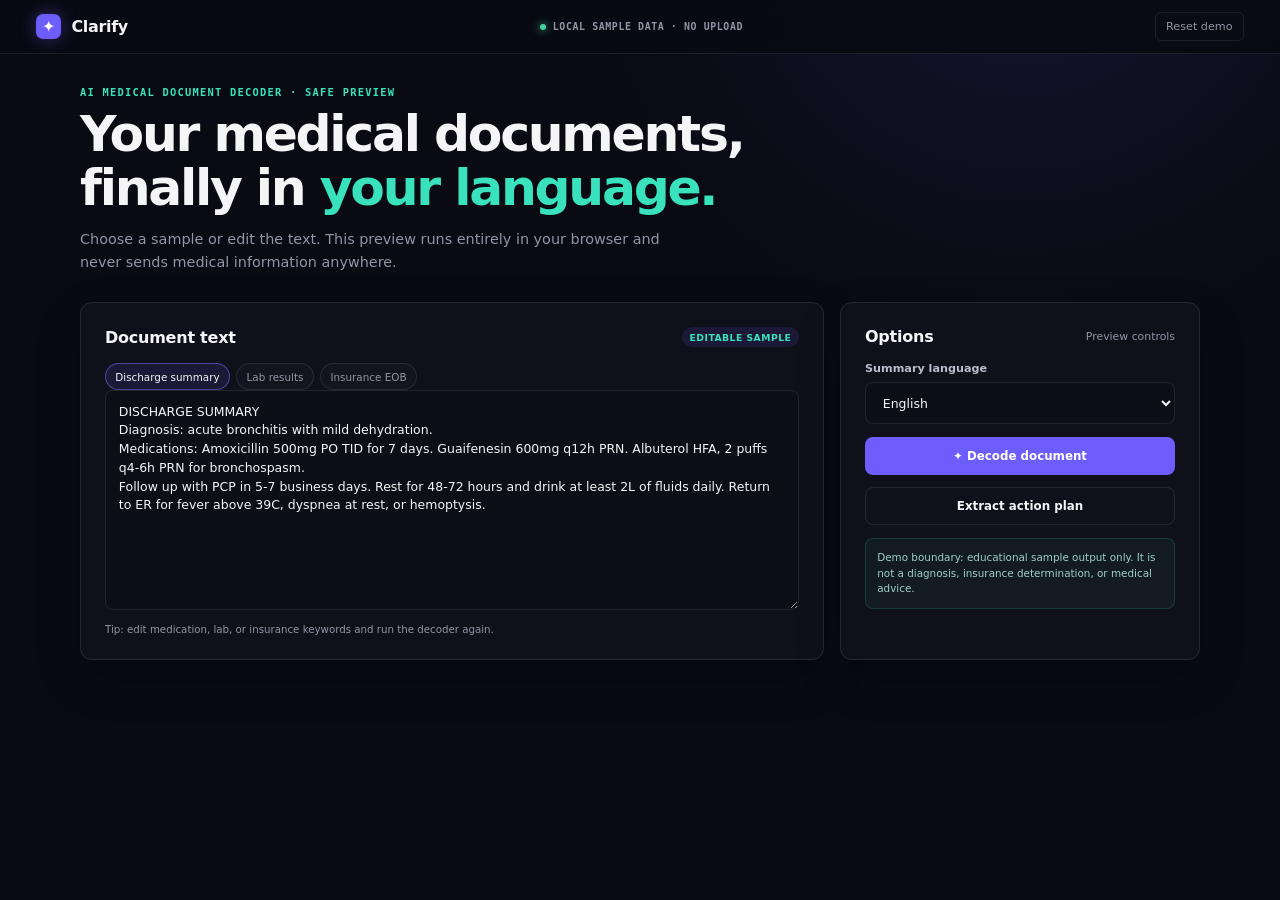
<file: demos/clarify/index.html>
<!DOCTYPE html>
<html lang="en">
<head>
  <meta charset="UTF-8" />
  <meta name="viewport" content="width=device-width, initial-scale=1.0" />
  <title>Clarify — Interactive Demo</title>
  <link rel="icon" href="../../assets/0xclaw_logo.png" type="image/png" />
  <link rel="stylesheet" href="../shared.css" />
  <style>
    :root { --accent: #6d5dfc; --accent-2: #39e2bd; --bg: #090a12; --surface: #11121c; --surface-2: #0d0e16; }
    .clarify-title em { color: var(--accent-2); font-style: normal; }
    .sample-note { margin-top: .55rem; color: var(--muted); font-size: .64rem; }
    .document-box { min-height: 220px; }
    .option-list { display: grid; gap: .8rem; }
    .privacy { padding: .7rem; border: 1px solid rgba(57,226,189,.16); border-radius: 8px; color: #a2cfc5; background: rgba(57,226,189,.05); font-size: .65rem; line-height: 1.5; }
    .results { display: grid; gap: 1rem; margin-top: 1rem; }
    .summary { color: #dcdde6; font-size: .82rem; line-height: 1.7; }
    .term-grid { display: grid; grid-template-columns: repeat(3, minmax(0,1fr)); gap: .65rem; margin-top: .8rem; }
    .term { padding: .75rem; border: 1px solid var(--line); border-radius: 8px; background: rgba(255,255,255,.025); }
    .term strong { display: block; color: var(--accent-2); font-size: .7rem; }
    .term p { margin-top: .3rem; color: var(--muted); font-size: .65rem; line-height: 1.45; }
    .warning-list { display: grid; gap: .45rem; margin-top: .75rem; }
    .warning-item { padding: .65rem .75rem; border-left: 2px solid var(--warning); border-radius: 0 6px 6px 0; color: #d9c9a4; background: rgba(246,189,82,.06); font-size: .68rem; line-height: 1.45; }
    .plan-grid { display: grid; grid-template-columns: repeat(2, minmax(0,1fr)); gap: .65rem; }
    .plan-card { padding: .85rem; border: 1px solid var(--line); border-radius: 9px; background: rgba(255,255,255,.025); }
    .plan-card h3 { color: var(--accent-2); font-size: .72rem; }
    .plan-card p { margin-top: .35rem; color: var(--muted); font-size: .65rem; line-height: 1.5; }
    .timeline { display: grid; gap: .6rem; margin-top: .8rem; }
    .timeline-row { display: grid; grid-template-columns: 80px 1fr; gap: .7rem; align-items: start; }
    .timeline-row span { color: var(--accent-2); font: 600 .62rem ui-monospace, monospace; }
    .timeline-row p { padding-bottom: .6rem; border-bottom: 1px solid var(--line); color: #d7d8e1; font-size: .69rem; }
    .pharmacy-controls { display: flex; gap: .5rem; }
    .pharmacy-controls .input { flex: 1; }
    .pharmacy-list { display: grid; gap: .55rem; margin-top: .8rem; }
    .pharmacy { display: grid; grid-template-columns: 1fr auto; gap: .5rem; padding: .72rem; border: 1px solid var(--line); border-radius: 8px; }
    .pharmacy strong { display: block; font-size: .7rem; }
    .pharmacy p { margin-top: .22rem; color: var(--muted); font-size: .62rem; }
    .pharmacy span { color: var(--accent-2); font: 600 .62rem ui-monospace, monospace; }
    @media (max-width: 700px) { .term-grid, .plan-grid { grid-template-columns: 1fr; } .timeline-row { grid-template-columns: 65px 1fr; } }
  </style>
</head>
<body>
  <header class="demo-bar">
    <div class="demo-brand"><span class="mark">✦</span> Clarify</div>
    <div class="demo-mode">Local sample data · no upload</div>
    <button class="reset-demo" id="reset">Reset demo</button>
  </header>

  <main class="container">
    <section class="hero-copy">
      <p class="kicker">AI medical document decoder · safe preview</p>
      <h1 class="clarify-title">Your medical documents,<br />finally in <em>your language.</em></h1>
      <p>Choose a sample or edit the text. This preview runs entirely in your browser and never sends medical information anywhere.</p>
    </section>

    <section class="grid-2">
      <div class="panel panel-pad">
        <div class="panel-title">
          <h2>Document text</h2>
          <span class="badge">Editable sample</span>
        </div>
        <div class="chip-row">
          <button class="chip active" data-sample="discharge">Discharge summary</button>
          <button class="chip" data-sample="lab">Lab results</button>
          <button class="chip" data-sample="eob">Insurance EOB</button>
        </div>
        <textarea class="document-box" id="document" aria-label="Medical document text"></textarea>
        <p class="sample-note">Tip: edit medication, lab, or insurance keywords and run the decoder again.</p>
      </div>

      <aside class="panel panel-pad">
        <div class="panel-title"><h2>Options</h2><p>Preview controls</p></div>
        <div class="option-list">
          <div class="field">
            <label for="language">Summary language</label>
            <select id="language">
              <option value="en">English</option>
              <option value="zh">中文</option>
              <option value="es">Español</option>
            </select>
          </div>
          <button class="btn" id="decode">✦ Decode document</button>
          <button class="btn secondary" id="plan">Extract action plan</button>
          <div class="privacy">Demo boundary: educational sample output only. It is not a diagnosis, insurance determination, or medical advice.</div>
        </div>
      </aside>
    </section>

    <section class="results hidden" id="results" aria-live="polite">
      <div class="panel panel-pad" id="decode-output">
        <div class="panel-title"><h2>Plain-language summary</h2><span class="badge success">Decoded</span></div>
        <p class="summary" id="summary"></p>
        <div class="term-grid" id="terms"></div>
        <div class="warning-list" id="warnings"></div>
      </div>

      <div class="panel panel-pad hidden" id="plan-output">
        <div class="panel-title"><h2>Action plan</h2><span class="badge">Extracted from sample</span></div>
        <div class="plan-grid" id="plan-cards"></div>
        <div class="timeline" id="timeline"></div>
      </div>

      <div class="panel panel-pad">
        <div class="panel-title"><h2>Nearby pharmacy preview</h2><p>Generated demo locations</p></div>
        <div class="pharmacy-controls">
          <input class="input" id="zip" inputmode="numeric" maxlength="5" value="92697" aria-label="ZIP code" />
          <button class="btn ghost" id="find">Find demo locations</button>
        </div>
        <div class="pharmacy-list" id="pharmacies"></div>
      </div>
    </section>
  </main>

  <div class="toast" id="toast"></div>

  <script>
    (function () {
      "use strict";

      var docs = {
        discharge: {
          text: "DISCHARGE SUMMARY\nDiagnosis: acute bronchitis with mild dehydration.\nMedications: Amoxicillin 500mg PO TID for 7 days. Guaifenesin 600mg q12h PRN. Albuterol HFA, 2 puffs q4-6h PRN for bronchospasm.\nFollow up with PCP in 5-7 business days. Rest for 48-72 hours and drink at least 2L of fluids daily. Return to ER for fever above 39C, dyspnea at rest, or hemoptysis.",
          summary: {
            en: "This is a hospital discharge summary for bronchitis and mild dehydration. It lists three medicines, asks you to rest and drink more water, and schedules a primary-care follow-up within one week.",
            zh: "这是一份针对支气管炎和轻度脱水的出院小结。文件列出了三种药物，建议休息和补充水分，并要求在一周内复诊。",
            es: "Este es un resumen de alta por bronquitis y deshidratación leve. Incluye tres medicamentos, descanso, hidratación y una consulta de seguimiento durante la próxima semana."
          },
          terms: [["Bronchitis", "Inflammation of the breathing tubes in the lungs."], ["TID", "Take the medicine three times a day."], ["PRN", "Use only when needed."], ["Dyspnea", "Shortness of breath or difficulty breathing."], ["Hemoptysis", "Coughing up blood."], ["PCP", "Your primary-care doctor."]],
          warnings: ["Seek urgent care for trouble breathing while resting.", "Return to the ER for coughing up blood or fever above 39°C."],
          plan: [["Amoxicillin", "500mg by mouth, three times daily for 7 days. Finish the full course."], ["Guaifenesin", "600mg every 12 hours as needed. Drink water with it."], ["Albuterol inhaler", "Two puffs every 4–6 hours as needed for chest tightness."], ["Follow-up", "Book a primary-care appointment within 5–7 business days."]],
          timeline: [["Now", "Start medicines, increase fluids, and rest."], ["48–72h", "Resume normal activity only if symptoms improve."], ["Day 7", "Finish the Amoxicillin course and attend follow-up."]]
        },
        lab: {
          text: "LAB RESULTS\nCBC: WBC 12.8 (H), Hemoglobin 11.2 (L), Hematocrit 34% (L).\nThyroid: TSH 6.1 (H), Free T4 0.7 (L). Impression: possible subclinical hypothyroidism.\nPlan: repeat CBC in 2 weeks, iron studies at next PCP visit, endocrinology referral in 2-4 weeks.",
          summary: {
            en: "Several blood results are outside the listed reference range. The document notes possible mild thyroid underactivity and recommends repeat blood work plus an endocrinology referral.",
            zh: "几项血液检查结果超出了参考范围。文件提示可能存在轻度甲状腺功能减退，并建议复查血液及转诊内分泌科。",
            es: "Varios resultados están fuera del rango de referencia. El documento señala una posible actividad tiroidea baja y recomienda repetir análisis y consultar endocrinología."
          },
          terms: [["WBC", "White blood cells, which can rise with infection or inflammation."], ["Hemoglobin", "A protein that carries oxygen in red blood cells."], ["TSH", "A hormone used to assess thyroid function."], ["Free T4", "An active thyroid hormone."], ["CBC", "A standard complete blood-count test."], ["Reference range", "The interval the laboratory marks as typical."]],
          warnings: ["Some values are flagged high or low; discuss them with the ordering clinician."],
          plan: [["Repeat CBC", "Repeat the complete blood count in two weeks."], ["Iron studies", "Arrange ferritin and related iron tests at the next PCP visit."], ["Endocrinology", "Schedule the referral within 2–4 weeks."], ["Questions", "Ask the clinician how the flagged values relate to symptoms."]],
          timeline: [["2 weeks", "Repeat CBC blood test."], ["2–4 weeks", "Attend endocrinology referral."], ["Next visit", "Complete iron studies and review all results."]]
        },
        eob: {
          text: "EXPLANATION OF BENEFITS\nOffice visit billed: $245. Plan discount: $75. Insurance paid: $102. Patient responsibility: $68.\nDeductible remaining: $430. Pulmonary function test requires prior authorization. You may appeal within 180 days.",
          summary: {
            en: "This is an insurance Explanation of Benefits, not a bill. It says the current patient responsibility is $68, with $430 remaining on the deductible, and notes that one test requires prior authorization.",
            zh: "这是一份保险福利说明，并不是账单。文件显示目前患者需承担 68 美元，免赔额尚余 430 美元，其中一项检查需要事先授权。",
            es: "Esta es una Explicación de Beneficios, no una factura. Indica una responsabilidad de $68, un deducible restante de $430 y una prueba que requiere autorización previa."
          },
          terms: [["EOB", "A statement explaining what insurance processed; it is not a bill."], ["Deductible", "What you pay before the plan begins sharing more costs."], ["Plan discount", "A negotiated reduction from the billed amount."], ["Patient responsibility", "The amount the EOB says may be owed."], ["Prior authorization", "Approval required before a covered service."], ["Appeal", "A request for the insurer to reconsider a decision."]],
          warnings: ["Confirm prior authorization before scheduling the pulmonary test.", "Compare the final provider bill with this EOB before paying."],
          plan: [["Check the bill", "Wait for the provider invoice and compare it with the $68 EOB amount."], ["Prior authorization", "Ask the provider or insurer to confirm approval before the test."], ["Appeal window", "If disputing the decision, submit an appeal within 180 days."], ["Keep records", "Save the EOB, bill, and authorization reference together."]],
          timeline: [["Now", "Review the patient-responsibility amount."], ["Before testing", "Confirm prior authorization."], ["Within 180 days", "Submit an appeal if needed."]]
        }
      };

      var current = "discharge";
      var documentInput = document.getElementById("document");
      var results = document.getElementById("results");
      var toast = document.getElementById("toast");

      function activeDoc() {
        var text = documentInput.value.toLowerCase();
        if (text.indexOf("eob") > -1 || text.indexOf("deductible") > -1 || text.indexOf("coinsurance") > -1) return docs.eob;
        if (text.indexOf("tsh") > -1 || text.indexOf("hemoglobin") > -1 || text.indexOf("cbc") > -1) return docs.lab;
        return docs.discharge;
      }

      function chooseSample(name) {
        current = name;
        documentInput.value = docs[name].text;
        document.querySelectorAll("[data-sample]").forEach(function (button) {
          button.classList.toggle("active", button.dataset.sample === name);
        });
        results.classList.add("hidden");
        document.getElementById("plan-output").classList.add("hidden");
      }

      function loading(button, label, callback) {
        var old = button.innerHTML;
        button.disabled = true;
        button.innerHTML = '<span class="spinner"></span> ' + label;
        window.setTimeout(function () {
          button.disabled = false;
          button.innerHTML = old;
          callback();
        }, 650);
      }

      function renderDecode() {
        var data = activeDoc();
        var language = document.getElementById("language").value;
        document.getElementById("summary").textContent = data.summary[language];
        document.getElementById("terms").innerHTML = data.terms.map(function (term) {
          return '<article class="term"><strong>' + term[0] + '</strong><p>' + term[1] + '</p></article>';
        }).join("");
        document.getElementById("warnings").innerHTML = data.warnings.map(function (warning) {
          return '<div class="warning-item">⚠ ' + warning + '</div>';
        }).join("");
        results.classList.remove("hidden");
        document.getElementById("decode-output").classList.remove("hidden");
        showToast("Document decoded locally.");
        results.scrollIntoView({ behavior: "smooth", block: "start" });
      }

      function renderPlan() {
        var data = activeDoc();
        document.getElementById("plan-cards").innerHTML = data.plan.map(function (item) {
          return '<article class="plan-card"><h3>' + item[0] + '</h3><p>' + item[1] + '</p></article>';
        }).join("");
        document.getElementById("timeline").innerHTML = data.timeline.map(function (item) {
          return '<div class="timeline-row"><span>' + item[0] + '</span><p>' + item[1] + '</p></div>';
        }).join("");
        results.classList.remove("hidden");
        document.getElementById("decode-output").classList.add("hidden");
        document.getElementById("plan-output").classList.remove("hidden");
        showToast("Action plan extracted from the sample.");
        results.scrollIntoView({ behavior: "smooth", block: "start" });
      }

      function showToast(message) {
        toast.textContent = message;
        toast.classList.add("show");
        window.setTimeout(function () { toast.classList.remove("show"); }, 1800);
      }

      document.querySelectorAll("[data-sample]").forEach(function (button) {
        button.addEventListener("click", function () { chooseSample(button.dataset.sample); });
      });

      document.getElementById("decode").addEventListener("click", function () {
        var button = this;
        loading(button, "Decoding", renderDecode);
      });
      document.getElementById("plan").addEventListener("click", function () {
        var button = this;
        loading(button, "Extracting", renderPlan);
      });
      document.getElementById("find").addEventListener("click", function () {
        var zip = document.getElementById("zip").value.replace(/\D/g, "").slice(0, 5);
        document.getElementById("zip").value = zip;
        if (zip.length !== 5) {
          document.getElementById("pharmacies").innerHTML = '<div class="empty">Enter a valid 5-digit ZIP to generate demo locations.</div>';
          showToast("A 5-digit ZIP is required.");
          return;
        }
        var seed = Number(zip.slice(-2)) || 17;
        var places = [["DemoCare Pharmacy", (0.4 + seed % 7 / 10).toFixed(1)], ["Community Rx", (1.1 + seed % 5 / 10).toFixed(1)], ["HealthHub Pharmacy", (2.0 + seed % 9 / 10).toFixed(1)]];
        document.getElementById("pharmacies").innerHTML = places.map(function (place, index) {
          return '<article class="pharmacy"><div><strong>' + place[0] + '</strong><p>Demo location ' + (index + 1) + ' near ZIP ' + zip + ' · verify details independently</p></div><span>' + place[1] + ' mi</span></article>';
        }).join("");
        showToast("Generated safe demo locations for " + zip + ".");
      });
      document.getElementById("reset").addEventListener("click", function () { window.location.reload(); });

      chooseSample(current);
    }());
  </script>
</body>
</html>
</file>
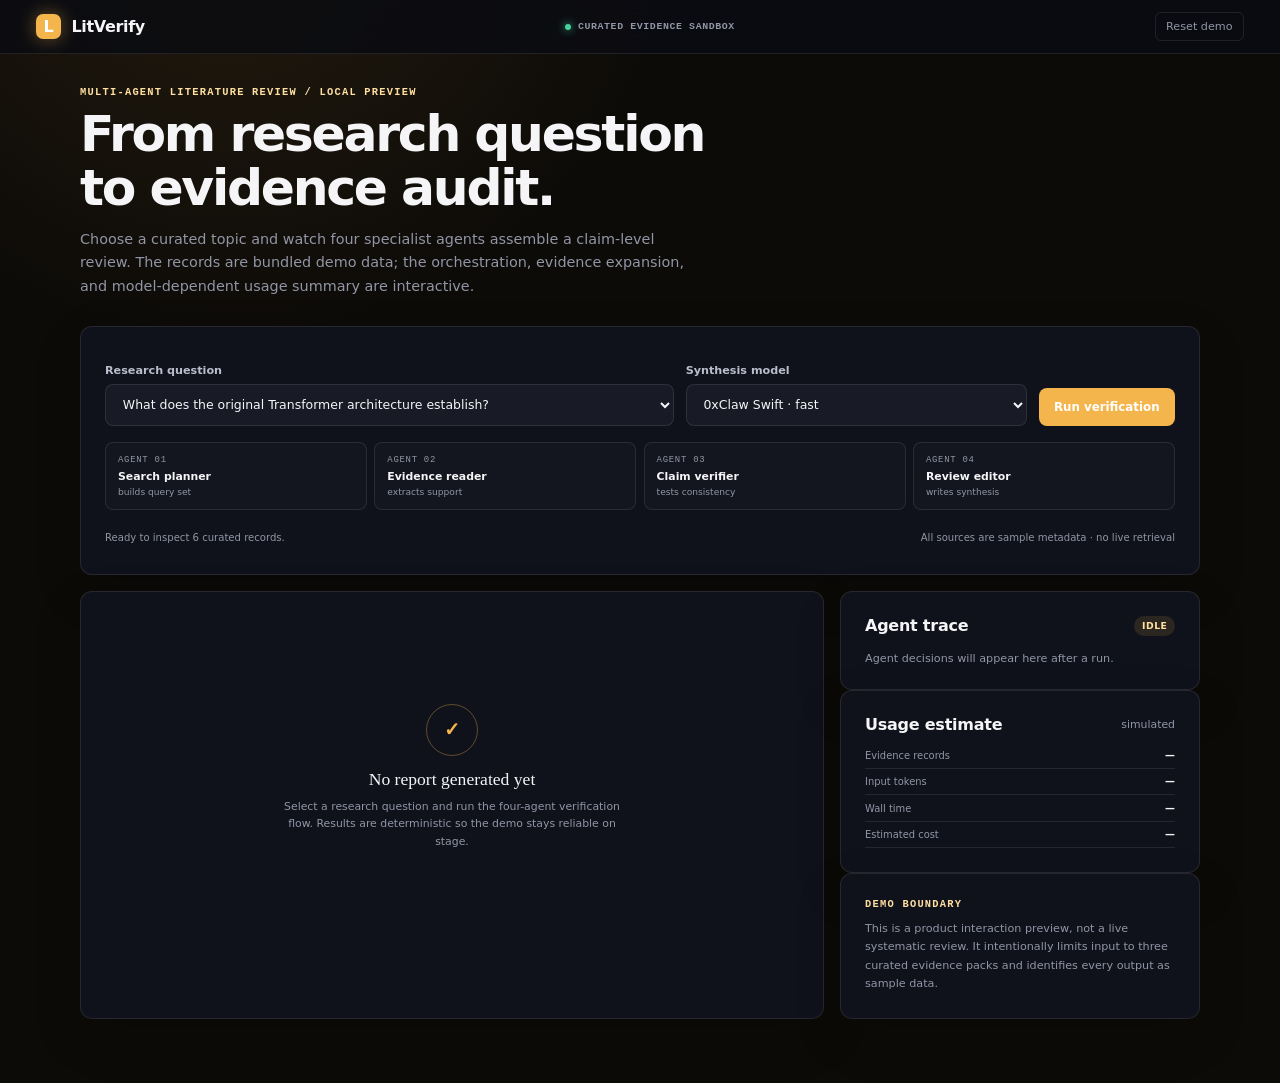
<file: demos/litverify/index.html>
<!doctype html>
<html lang="en">
<head>
  <meta charset="utf-8">
  <meta name="viewport" content="width=device-width, initial-scale=1">
  <title>LitVerify — Local Demo</title>
  <link rel="icon" href="../../assets/0xclaw_logo.png" type="image/png">
  <link rel="stylesheet" href="../shared.css">
  <style>
    :root { --accent: #f4b54c; --accent-2: #ffe0a1; }
    body { background: radial-gradient(circle at 18% -10%, rgba(244,181,76,.1), transparent 28rem), #0d0b08; }
    .setup { display: grid; grid-template-columns: 1.2fr .72fr auto; gap: .7rem; align-items: end; margin-bottom: 1rem; }
    .pipeline { display: grid; grid-template-columns: repeat(4,1fr); gap: .45rem; margin: .9rem 0 1rem; }
    .agent-step { position: relative; padding: .75rem; overflow: hidden; border: 1px solid var(--line); border-radius: 8px; background: rgba(255,255,255,.018); }
    .agent-step::after { content: ""; position: absolute; inset: auto 0 0; height: 2px; background: var(--accent); transform: scaleX(0); transform-origin: left; transition: transform .4s; }
    .agent-step.active { border-color: rgba(244,181,76,.35); }
    .agent-step.active::after, .agent-step.done::after { transform: scaleX(1); }
    .agent-step.done::after { background: var(--success); }
    .agent-step span { display: block; color: var(--muted); font: .56rem ui-monospace, monospace; letter-spacing: .08em; }
    .agent-step b { display: block; margin-top: .32rem; font-size: .68rem; }
    .agent-step small { display: block; margin-top: .26rem; color: var(--muted); font-size: .57rem; }
    .run-note { display: flex; align-items: center; justify-content: space-between; min-height: 24px; color: var(--muted); font-size: .63rem; }
    .report-head { padding: 1.2rem; border-bottom: 1px solid var(--line); background: linear-gradient(120deg, rgba(244,181,76,.06), transparent 55%); }
    .report-head h2 { margin-top: .45rem; font: 500 clamp(1.2rem,3vw,1.8rem)/1.25 Georgia, serif; letter-spacing: -.02em; }
    .report-head p { max-width: 720px; margin-top: .55rem; color: var(--muted); font-size: .7rem; line-height: 1.65; }
    .report-body { padding: 1.2rem; }
    .claim-list { display: grid; gap: .7rem; }
    .claim { display: grid; grid-template-columns: 92px minmax(0,1fr); gap: .75rem; padding: .9rem; border: 1px solid var(--line); border-radius: 9px; background: rgba(255,255,255,.016); }
    .verdict { align-self: start; padding: .38rem .45rem; border-radius: 5px; text-align: center; font: 700 .57rem ui-monospace, monospace; letter-spacing: .04em; text-transform: uppercase; }
    .verdict.supported { color: var(--success); background: rgba(67,209,158,.1); }
    .verdict.mixed { color: var(--warning); background: rgba(246,189,82,.1); }
    .verdict.contradicted { color: var(--danger); background: rgba(239,106,114,.1); }
    .claim h3 { font: 500 .84rem/1.45 Georgia, serif; }
    .claim p { margin-top: .4rem; color: var(--muted); font-size: .64rem; line-height: 1.58; }
    .source { display: flex; flex-wrap: wrap; gap: .45rem; margin-top: .55rem; color: var(--accent-2); font: .57rem ui-monospace, monospace; }
    details { margin-top: .6rem; border-top: 1px dashed var(--line); padding-top: .5rem; }
    summary { color: #cbc5ba; cursor: pointer; font-size: .61rem; }
    details div { margin-top: .45rem; color: var(--muted); font-size: .59rem; line-height: 1.55; }
    .trace { display: grid; gap: .55rem; }
    .trace-item { display: grid; grid-template-columns: 22px minmax(0,1fr); gap: .55rem; align-items: start; }
    .trace-number { width: 22px; height: 22px; display: grid; place-items: center; border: 1px solid rgba(244,181,76,.28); border-radius: 50%; color: var(--accent); font: .58rem ui-monospace, monospace; }
    .trace-item b { display: block; font-size: .65rem; }
    .trace-item span { display: block; margin-top: .22rem; color: var(--muted); font-size: .59rem; line-height: 1.5; }
    .cost-table { display: grid; gap: .45rem; }
    .cost-row { display: flex; justify-content: space-between; gap: .8rem; padding-bottom: .45rem; border-bottom: 1px solid var(--line); font-size: .62rem; }
    .cost-row span { color: var(--muted); }
    .empty-report { min-height: 370px; display: grid; place-items: center; padding: 2rem; text-align: center; }
    .empty-report .seal { width: 52px; height: 52px; display: grid; place-items: center; margin: 0 auto .8rem; border: 1px solid rgba(244,181,76,.35); border-radius: 50%; color: var(--accent); font: 600 1.2rem Georgia, serif; }
    .empty-report b { display: block; font: 500 1.1rem Georgia, serif; }
    .empty-report p { max-width: 360px; margin-top: .5rem; color: var(--muted); font-size: .68rem; line-height: 1.6; }
    @media (max-width: 760px) { .setup { grid-template-columns: 1fr; } .pipeline { grid-template-columns: repeat(2,1fr); } .claim { grid-template-columns: 1fr; } }
  </style>
</head>
<body>
  <header class="demo-bar">
    <div class="demo-brand"><span class="mark">L</span>LitVerify</div>
    <div class="demo-mode">Curated evidence sandbox</div>
    <button class="reset-demo" id="reset">Reset demo</button>
  </header>

  <main class="container">
    <section class="hero-copy">
      <p class="kicker">Multi-agent literature review / local preview</p>
      <h1>From research question<br>to evidence audit.</h1>
      <p>Choose a curated topic and watch four specialist agents assemble a claim-level review. The records are bundled demo data; the orchestration, evidence expansion, and model-dependent usage summary are interactive.</p>
    </section>

    <section class="panel panel-pad">
      <div class="setup">
        <div class="field"><label for="topic">Research question</label><select id="topic"><option value="transformer">What does the original Transformer architecture establish?</option><option value="crispr">Which core claims about CRISPR-Cas9 are well supported?</option><option value="agents">How do tool-using language model agents reason and act?</option></select></div>
        <div class="field"><label for="model">Synthesis model</label><select id="model"><option value="small">0xClaw Swift · fast</option><option value="large">0xClaw Deep · thorough</option></select></div>
        <button class="btn" id="run">Run verification</button>
      </div>
      <div class="pipeline" aria-label="Verification pipeline">
        <div class="agent-step" data-step="0"><span>AGENT 01</span><b>Search planner</b><small>builds query set</small></div>
        <div class="agent-step" data-step="1"><span>AGENT 02</span><b>Evidence reader</b><small>extracts support</small></div>
        <div class="agent-step" data-step="2"><span>AGENT 03</span><b>Claim verifier</b><small>tests consistency</small></div>
        <div class="agent-step" data-step="3"><span>AGENT 04</span><b>Review editor</b><small>writes synthesis</small></div>
      </div>
      <div class="run-note"><span id="runStatus">Ready to inspect 6 curated records.</span><span>All sources are sample metadata · no live retrieval</span></div>
    </section>

    <section class="grid-2" style="margin-top:1rem">
      <article class="panel" id="report"><div class="empty-report"><div><div class="seal">✓</div><b>No report generated yet</b><p>Select a research question and run the four-agent verification flow. Results are deterministic so the demo stays reliable on stage.</p></div></div></article>
      <aside class="side-stack">
        <article class="panel panel-pad">
          <div class="panel-title"><h2>Agent trace</h2><span class="badge" id="traceBadge">Idle</span></div>
          <div class="trace" id="trace"><p class="small muted">Agent decisions will appear here after a run.</p></div>
        </article>
        <article class="panel panel-pad">
          <div class="panel-title"><h2>Usage estimate</h2><p>simulated</p></div>
          <div class="cost-table">
            <div class="cost-row"><span>Evidence records</span><b id="records">—</b></div>
            <div class="cost-row"><span>Input tokens</span><b id="tokens">—</b></div>
            <div class="cost-row"><span>Wall time</span><b id="wallTime">—</b></div>
            <div class="cost-row"><span>Estimated cost</span><b id="cost">—</b></div>
          </div>
        </article>
        <article class="panel panel-pad">
          <p class="kicker">Demo boundary</p>
          <p class="small muted" style="margin-top:.6rem;line-height:1.65">This is a product interaction preview, not a live systematic review. It intentionally limits input to three curated evidence packs and identifies every output as sample data.</p>
        </article>
      </aside>
    </section>
  </main>
  <div class="toast" id="toast"></div>

  <script>
    (function () {
      var packs = {
        transformer: {
          title: "The original Transformer: four claims checked",
          summary: "The curated record supports attention-only sequence modeling with parallel computation, rejects an overstatement about positional information, and catches one fabricated citation.",
          claims: [
            { verdict: "Supported", kind: "supported", claim: "Self-attention lets the architecture process sequence positions in parallel during training.", evidence: "The architecture removes recurrence and convolutions from its core sequence transduction design, enabling substantially more parallelization than recurrent alternatives.", source: "Vaswani et al. · NeurIPS 2017", meta: "Sample record LV-T01 · Sections 1 and 4 · confidence 0.96" },
            { verdict: "Contradicted", kind: "contradicted", claim: "A Transformer does not need any positional information.", evidence: "Without recurrence or convolution, the original design explicitly adds positional encodings so token order can enter the representation.", source: "Vaswani et al. · NeurIPS 2017", meta: "Sample record LV-T02 · Section 3.5 · confidence 0.98" },
            { verdict: "Supported", kind: "supported", claim: "The paper reports results on WMT 2014 English–German and English–French translation tasks.", evidence: "Both translation benchmarks are described in the evaluation, with base and big model configurations reported.", source: "Vaswani et al. · NeurIPS 2017", meta: "Sample record LV-T03 · Section 5 · confidence 0.94" },
            { verdict: "Fabricated", kind: "contradicted", claim: "A 2016 paper titled “Quantum Semantic Networks” introduced the Transformer architecture.", evidence: "No such title appears in the bundled bibliography, and the claimed date predates the canonical 2017 Transformer paper. LitVerify marks the citation unusable.", source: "Citation lookup · no matching record", meta: "Sample record LV-T04 · citation integrity check · confidence 0.99" }
          ]
        },
        crispr: {
          title: "CRISPR-Cas9: mechanism, scope, and limits",
          summary: "The sample evidence supports programmable RNA-guided DNA cleavage and broad genome-editing utility, while qualifying any claim that targeting is intrinsically error-free.",
          claims: [
            { verdict: "Supported", kind: "supported", claim: "Cas9 can be programmed by guide RNA to cleave a complementary DNA target.", evidence: "Biochemical studies established an RNA-guided endonuclease system whose targeting depends on sequence complementarity and an adjacent motif.", source: "Jinek et al. · Science 2012", meta: "Sample record LV-C01 · mechanism evidence · confidence 0.97" },
            { verdict: "Mixed", kind: "mixed", claim: "CRISPR-Cas9 targeting is always perfectly specific.", evidence: "Specificity can be high under suitable design, but mismatched sequences and cellular context can permit off-target activity; the absolute wording is unsupported.", source: "Hsu et al. · Nature Biotechnology 2013", meta: "Sample record LV-C02 · specificity evidence · confidence 0.91" },
            { verdict: "Supported", kind: "supported", claim: "The system has been adapted for genome editing in diverse cell types and organisms.", evidence: "The curated reviews document rapid adaptation across experimental systems while emphasizing delivery, repair pathway, and safety constraints.", source: "Doudna & Charpentier · Science 2014", meta: "Sample record LV-C03 · review evidence · confidence 0.93" }
          ]
        },
        agents: {
          title: "Tool-using language-model agents: an evidence map",
          summary: "The selected papers support interleaving reasoning with actions and deliberate search over intermediate thoughts. Evaluation practice, however, remains fragmented rather than universal.",
          claims: [
            { verdict: "Supported", kind: "supported", claim: "ReAct interleaves reasoning traces with environment-facing actions.", evidence: "The method combines verbal reasoning with task actions so each can inform the other during a trajectory.", source: "Yao et al. · ICLR 2023", meta: "Sample record LV-A01 · method description · confidence 0.96" },
            { verdict: "Supported", kind: "supported", claim: "Tree of Thoughts explores multiple candidate reasoning paths rather than one fixed chain.", evidence: "The framework treats intermediate thoughts as search states and supports deliberate exploration with evaluation and backtracking.", source: "Yao et al. · NeurIPS 2023", meta: "Sample record LV-A02 · framework evidence · confidence 0.94" },
            { verdict: "Mixed", kind: "mixed", claim: "There is one universal benchmark that measures every agent capability.", evidence: "Agent studies use varied environments, task suites, success metrics, and safety checks. Cross-paper comparison therefore remains limited.", source: "Curated survey record · 2024", meta: "Sample record LV-A03 · synthesis evidence · confidence 0.86" }
          ]
        }
      };
      var timers = [];
      var toastTimer;
      function clearTimers() { timers.forEach(clearTimeout); timers = []; }
      function showToast(message) { var toast = document.getElementById("toast"); toast.textContent = message; toast.classList.add("show"); clearTimeout(toastTimer); toastTimer = setTimeout(function () { toast.classList.remove("show"); }, 2200); }
      function resetSteps() { document.querySelectorAll(".agent-step").forEach(function (step) { step.classList.remove("active", "done"); }); }
      function setStep(index) { document.querySelectorAll(".agent-step").forEach(function (step, stepIndex) { step.classList.toggle("active", stepIndex === index); step.classList.toggle("done", stepIndex < index); }); }
      function makeTrace(topic, claimCount) {
        var names = ["Expanded the question into 4 search intents", "Read and deduplicated 6 evidence fragments", "Scored " + claimCount + " claims against cited passages", "Resolved conflicts and drafted the review"];
        var root = document.getElementById("trace"); root.textContent = "";
        names.forEach(function (name, index) { var item = document.createElement("div"); item.className = "trace-item"; var number = document.createElement("span"); number.className = "trace-number"; number.textContent = index + 1; var copy = document.createElement("div"); var title = document.createElement("b"); title.textContent = name; var detail = document.createElement("span"); detail.textContent = index === 0 ? "Topic pack: " + topic : ["Primary-source records preferred", "No unsupported claim promoted", "Citation metadata attached"][index - 1]; copy.appendChild(title); copy.appendChild(detail); item.appendChild(number); item.appendChild(copy); root.appendChild(item); });
      }
      function renderReport(pack) {
        var report = document.getElementById("report"); report.textContent = "";
        var head = document.createElement("div"); head.className = "report-head"; var badge = document.createElement("span"); badge.className = "badge success"; badge.textContent = "Evidence audit complete"; var title = document.createElement("h2"); title.textContent = pack.title; var summary = document.createElement("p"); summary.textContent = pack.summary; head.appendChild(badge); head.appendChild(title); head.appendChild(summary);
        var body = document.createElement("div"); body.className = "report-body"; var list = document.createElement("div"); list.className = "claim-list";
        pack.claims.forEach(function (claim) { var card = document.createElement("article"); card.className = "claim"; var verdict = document.createElement("span"); verdict.className = "verdict " + claim.kind; verdict.textContent = claim.verdict; var copy = document.createElement("div"); var claimTitle = document.createElement("h3"); claimTitle.textContent = claim.claim; var evidence = document.createElement("p"); evidence.textContent = claim.evidence; var source = document.createElement("div"); source.className = "source"; source.textContent = claim.source; var details = document.createElement("details"); var summaryEl = document.createElement("summary"); summaryEl.textContent = "Inspect verification metadata"; var metadata = document.createElement("div"); metadata.textContent = claim.meta + ". Citation links are disabled in this offline preview."; details.appendChild(summaryEl); details.appendChild(metadata); copy.appendChild(claimTitle); copy.appendChild(evidence); copy.appendChild(source); copy.appendChild(details); card.appendChild(verdict); card.appendChild(copy); list.appendChild(card); });
        body.appendChild(list); report.appendChild(head); report.appendChild(body);
      }
      function run() {
        clearTimers(); resetSteps(); var button = document.getElementById("run"); var status = document.getElementById("runStatus"); var topicKey = document.getElementById("topic").value; var model = document.getElementById("model").value; var topicName = document.getElementById("topic").options[document.getElementById("topic").selectedIndex].text;
        button.disabled = true; button.innerHTML = '<span class="spinner"></span> Verifying'; document.getElementById("traceBadge").textContent = "Running";
        var stages = ["Planning evidence queries…", "Reading curated source passages…", "Testing claims for support and contradiction…", "Writing a traceable synthesis…"];
        stages.forEach(function (label, index) { timers.push(setTimeout(function () { setStep(index); status.textContent = label; }, index * 550)); });
        timers.push(setTimeout(function () {
          document.querySelectorAll(".agent-step").forEach(function (step) { step.classList.remove("active"); step.classList.add("done"); });
          renderReport(packs[topicKey]); makeTrace(topicName, packs[topicKey].claims.length); button.disabled = false; button.textContent = "Run verification"; status.textContent = "Verification complete · " + packs[topicKey].claims.length + " claims mapped to evidence"; document.getElementById("traceBadge").textContent = "Complete";
          document.getElementById("records").textContent = "6"; document.getElementById("tokens").textContent = model === "large" ? "8,420" : "4,180"; document.getElementById("wallTime").textContent = model === "large" ? "18.6 s" : "8.4 s"; document.getElementById("cost").textContent = model === "large" ? "$0.084" : "$0.019"; showToast("Claim-level evidence audit ready");
        }, 2250));
      }
      function reset() {
        clearTimers(); document.getElementById("topic").value = "transformer"; document.getElementById("model").value = "small"; document.getElementById("run").disabled = false; document.getElementById("run").textContent = "Run verification"; resetSteps(); document.getElementById("runStatus").textContent = "Ready to inspect 6 curated records."; document.getElementById("traceBadge").textContent = "Idle"; document.getElementById("trace").innerHTML = '<p class="small muted">Agent decisions will appear here after a run.</p>'; document.getElementById("report").innerHTML = '<div class="empty-report"><div><div class="seal">✓</div><b>No report generated yet</b><p>Select a research question and run the four-agent verification flow. Results are deterministic so the demo stays reliable on stage.</p></div></div>'; ["records","tokens","wallTime","cost"].forEach(function (id) { document.getElementById(id).textContent = "—"; }); showToast("Demo reset");
      }
      document.getElementById("run").addEventListener("click", run); document.getElementById("reset").addEventListener("click", reset);
    }());
  </script>
</body>
</html>
</file>
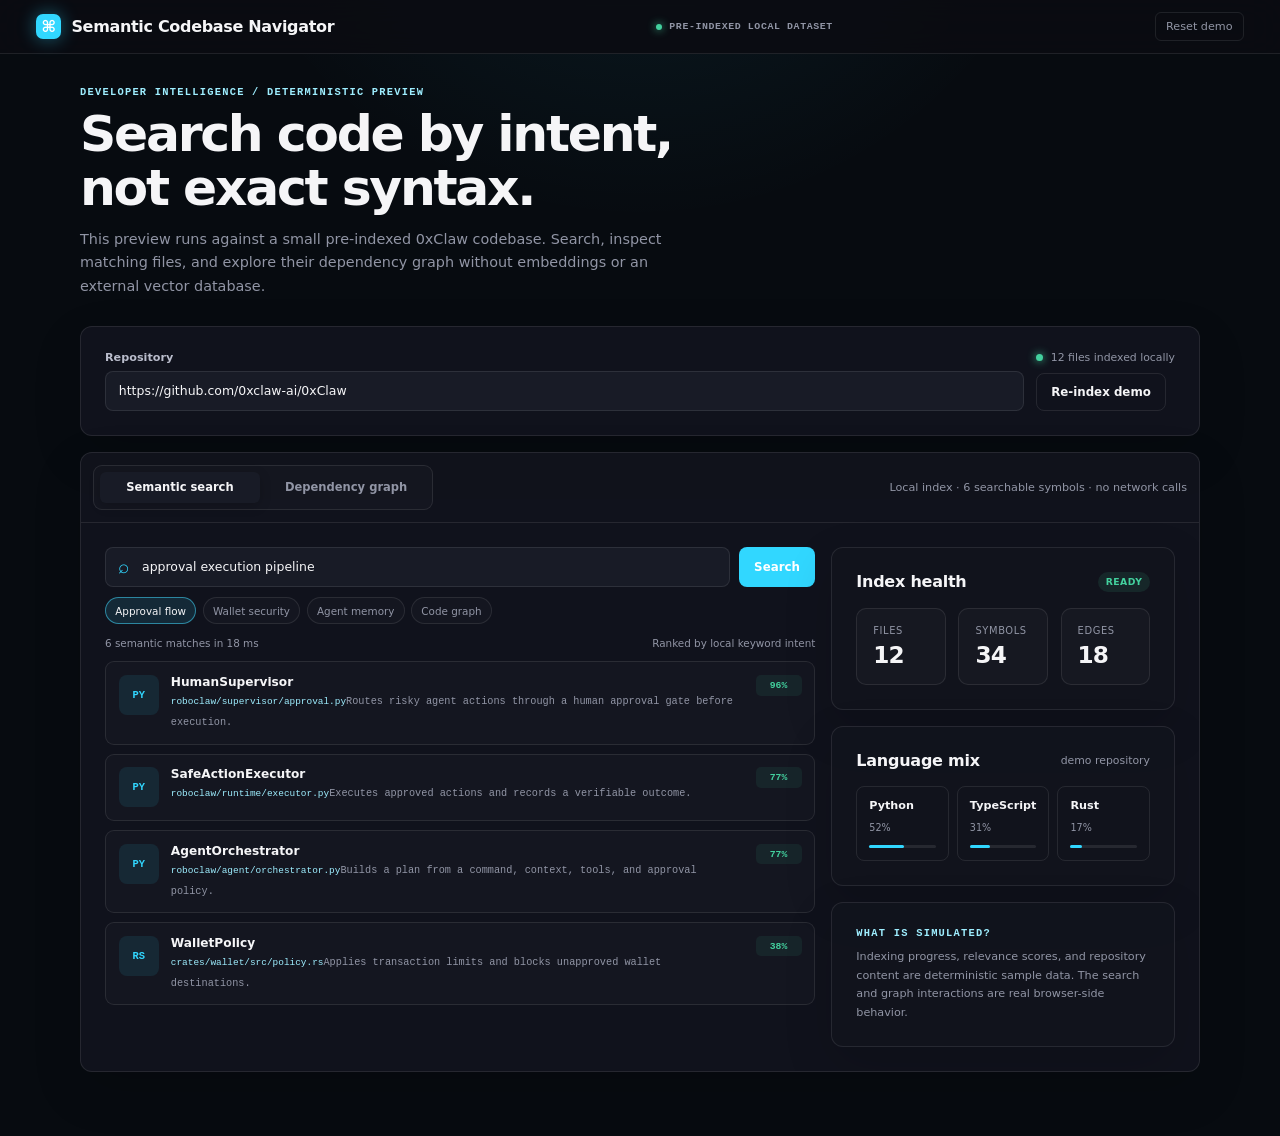
<file: demos/semantic/index.html>
<!doctype html>
<html lang="en">
<head>
  <meta charset="utf-8">
  <meta name="viewport" content="width=device-width, initial-scale=1">
  <title>Semantic Codebase Navigator — Local Demo</title>
  <link rel="icon" href="../../assets/0xclaw_logo.png" type="image/png">
  <link rel="stylesheet" href="../shared.css">
  <style>
    :root { --accent: #31d7ff; --accent-2: #9eeeff; }
    body { background: radial-gradient(circle at 50% -20%, rgba(49,215,255,.1), transparent 28rem), #070b10; }
    .repo-strip { display: grid; grid-template-columns: minmax(0, 1fr) auto; align-items: end; gap: .75rem; margin-bottom: 1rem; }
    .repo-status { display: flex; align-items: center; gap: .5rem; color: var(--muted); font-size: .68rem; }
    .repo-status i { width: 7px; height: 7px; border-radius: 50%; background: var(--success); box-shadow: 0 0 9px var(--success); }
    .workspace { overflow: hidden; }
    .workspace-head { display: grid; grid-template-columns: 1fr auto; align-items: center; gap: .8rem; padding: .75rem; border-bottom: 1px solid var(--line); }
    .workspace-head .tabs { width: min(340px, 100%); }
    .search-row { display: grid; grid-template-columns: minmax(0, 1fr) auto; gap: .55rem; }
    .search-row .input { padding-left: 2.25rem; }
    .search-wrap { position: relative; }
    .search-wrap::before { content: "⌕"; position: absolute; left: .8rem; top: .5rem; z-index: 2; color: var(--accent); font-size: 1.2rem; }
    .search-meta { display: flex; justify-content: space-between; gap: .8rem; margin: .8rem 0; color: var(--muted); font-size: .65rem; }
    .result-list { display: grid; gap: .55rem; }
    .result { width: 100%; display: grid; grid-template-columns: 40px minmax(0,1fr) auto; gap: .75rem; align-items: start; padding: .8rem; border: 1px solid var(--line); border-radius: 9px; color: inherit; text-align: left; background: rgba(255,255,255,.018); cursor: pointer; }
    .result:hover { border-color: rgba(49,215,255,.38); background: rgba(49,215,255,.035); }
    .file-icon { width: 40px; height: 40px; display: grid; place-items: center; border-radius: 8px; color: var(--accent); background: rgba(49,215,255,.09); font: 700 .65rem ui-monospace, monospace; }
    .result h3 { font-size: .76rem; }
    .path { margin-top: .25rem; color: var(--accent-2); font: .59rem ui-monospace, monospace; }
    .snippet { margin-top: .45rem; color: var(--muted); font: .64rem/1.55 ui-monospace, monospace; }
    .score { min-width: 46px; padding: .3rem .4rem; border-radius: 5px; color: var(--success); text-align: center; background: rgba(67,209,158,.08); font: 650 .61rem ui-monospace, monospace; }
    .side-stack { display: grid; gap: 1rem; }
    .language-row { display: grid; grid-template-columns: repeat(3, 1fr); gap: .5rem; }
    .language { padding: .75rem; border: 1px solid var(--line); border-radius: 8px; }
    .language b { display: block; margin-bottom: .25rem; font-size: .7rem; }
    .language span { color: var(--muted); font-size: .6rem; }
    .bar { height: 3px; margin-top: .6rem; border-radius: 99px; background: var(--line); }
    .bar i { display: block; height: 100%; border-radius: inherit; background: var(--accent); }
    .graph-shell { position: relative; min-height: 570px; overflow: hidden; background: linear-gradient(rgba(49,215,255,.025) 1px, transparent 1px), linear-gradient(90deg, rgba(49,215,255,.025) 1px, transparent 1px); background-size: 24px 24px; }
    .graph-tools { position: absolute; z-index: 2; top: .8rem; left: .8rem; right: .8rem; display: flex; justify-content: space-between; gap: .5rem; pointer-events: none; }
    .graph-tools > * { pointer-events: auto; }
    #graph { width: 100%; height: 570px; display: block; transition: transform .2s; }
    .edge { stroke: rgba(158,238,255,.22); stroke-width: 1.3; }
    .edge.hot { stroke: rgba(49,215,255,.8); stroke-width: 2; }
    .node { cursor: pointer; }
    .node circle { fill: #111d25; stroke: rgba(49,215,255,.55); stroke-width: 1.5; transition: .18s; }
    .node:hover circle, .node.active circle { fill: rgba(49,215,255,.18); stroke: var(--accent); stroke-width: 2.5; filter: drop-shadow(0 0 7px rgba(49,215,255,.55)); }
    .node text { fill: #dffaff; font: 600 11px ui-monospace, monospace; pointer-events: none; }
    .node .node-kind { fill: #708894; font-size: 8px; letter-spacing: .05em; }
    .node-detail { position: absolute; z-index: 3; right: .8rem; bottom: .8rem; width: min(320px, calc(100% - 1.6rem)); padding: 1rem; border: 1px solid rgba(49,215,255,.25); border-radius: 9px; background: rgba(8,15,21,.94); backdrop-filter: blur(14px); }
    .node-detail h3 { margin: .35rem 0; font-size: .82rem; }
    .node-detail p { color: var(--muted); font-size: .67rem; line-height: 1.55; }
    .code-modal { position: fixed; z-index: 40; inset: 0; display: none; place-items: center; padding: 1rem; background: rgba(0,0,0,.68); }
    .code-modal.open { display: grid; }
    .code-card { width: min(760px, 100%); max-height: 84vh; overflow: hidden; border: 1px solid rgba(49,215,255,.22); border-radius: 11px; background: #091017; box-shadow: 0 28px 90px rgba(0,0,0,.55); }
    .code-head { display: flex; align-items: center; justify-content: space-between; gap: 1rem; padding: .8rem 1rem; border-bottom: 1px solid var(--line); }
    .code-head strong { font: 650 .68rem ui-monospace, monospace; }
    pre { max-height: 62vh; overflow: auto; padding: 1rem; color: #bee9f6; font: .69rem/1.7 ui-monospace, SFMono-Regular, Menlo, monospace; white-space: pre-wrap; }
    @media (max-width: 760px) { .repo-strip, .workspace-head { grid-template-columns: 1fr; } .workspace-head > .small { display: none; } .graph-shell, #graph { min-height: 480px; height: 480px; } }
  </style>
</head>
<body>
  <header class="demo-bar">
    <div class="demo-brand"><span class="mark">⌘</span>Semantic Codebase Navigator</div>
    <div class="demo-mode">Pre-indexed local dataset</div>
    <button class="reset-demo" id="reset">Reset demo</button>
  </header>

  <main class="container">
    <section class="hero-copy">
      <p class="kicker">Developer intelligence / deterministic preview</p>
      <h1>Search code by intent,<br>not exact syntax.</h1>
      <p>This preview runs against a small pre-indexed 0xClaw codebase. Search, inspect matching files, and explore their dependency graph without embeddings or an external vector database.</p>
    </section>

    <section class="panel panel-pad repo-strip">
      <div class="field">
        <label for="repo">Repository</label>
        <input class="input" id="repo" value="https://github.com/0xclaw-ai/0xClaw" aria-label="Repository URL">
      </div>
      <div>
        <div class="repo-status" id="repoStatus"><i></i><span>12 files indexed locally</span></div>
        <button class="btn secondary" id="reindex" style="margin-top:.55rem">Re-index demo</button>
      </div>
    </section>

    <section class="panel workspace">
      <div class="workspace-head">
        <div class="tabs" role="tablist">
          <button class="tab active" data-view="search" role="tab">Semantic search</button>
          <button class="tab" data-view="graph" role="tab">Dependency graph</button>
        </div>
        <span class="small muted">Local index · 6 searchable symbols · no network calls</span>
      </div>

      <div id="searchView" class="panel-pad">
        <div class="grid-2">
          <div>
            <div class="search-row">
              <div class="search-wrap"><input class="input" id="query" value="approval execution pipeline" placeholder="Describe what the code should do"></div>
              <button class="btn" id="searchButton">Search</button>
            </div>
            <div class="chip-row" style="margin-top:.65rem" id="presets">
              <button class="chip active" data-query="approval execution pipeline">Approval flow</button>
              <button class="chip" data-query="wallet token transfer security">Wallet security</button>
              <button class="chip" data-query="agent memory persistence">Agent memory</button>
              <button class="chip" data-query="semantic code search graph">Code graph</button>
            </div>
            <div class="search-meta"><span id="matchCount">0 matches</span><span>Ranked by local keyword intent</span></div>
            <div class="result-list" id="results"></div>
          </div>
          <aside class="side-stack">
            <div class="panel panel-pad">
              <div class="panel-title"><h2>Index health</h2><span class="badge success">Ready</span></div>
              <div class="grid-3">
                <div class="metric"><span>Files</span><strong>12</strong></div>
                <div class="metric"><span>Symbols</span><strong>34</strong></div>
                <div class="metric"><span>Edges</span><strong>18</strong></div>
              </div>
            </div>
            <div class="panel panel-pad">
              <div class="panel-title"><h2>Language mix</h2><p>demo repository</p></div>
              <div class="language-row">
                <div class="language"><b>Python</b><span>52%</span><div class="bar"><i style="width:52%"></i></div></div>
                <div class="language"><b>TypeScript</b><span>31%</span><div class="bar"><i style="width:31%"></i></div></div>
                <div class="language"><b>Rust</b><span>17%</span><div class="bar"><i style="width:17%"></i></div></div>
              </div>
            </div>
            <div class="panel panel-pad">
              <p class="kicker">What is simulated?</p>
              <p class="small muted" style="margin-top:.6rem;line-height:1.65">Indexing progress, relevance scores, and repository content are deterministic sample data. The search and graph interactions are real browser-side behavior.</p>
            </div>
          </aside>
        </div>
      </div>

      <div id="graphView" class="hidden">
        <div class="graph-shell">
          <div class="graph-tools">
            <div class="chip-row"><button class="chip active" data-kind="all">All</button><button class="chip" data-kind="agent">Agents</button><button class="chip" data-kind="service">Services</button></div>
            <div class="chip-row"><button class="chip" id="zoomOut" aria-label="Zoom out">−</button><button class="chip" id="zoomIn" aria-label="Zoom in">+</button></div>
          </div>
          <svg id="graph" viewBox="0 0 900 570" aria-label="Code dependency graph">
            <g id="graphScene">
              <g id="edges"></g>
              <g id="nodes"></g>
            </g>
          </svg>
          <div class="node-detail" id="nodeDetail"><span class="badge">Select a node</span><h3>Code relationships at a glance</h3><p>Click any module to inspect its role and direct dependencies. Use the filters to isolate agents or supporting services.</p></div>
        </div>
      </div>
    </section>
  </main>

  <div class="code-modal" id="codeModal" role="dialog" aria-modal="true" aria-labelledby="codeTitle">
    <div class="code-card">
      <div class="code-head"><strong id="codeTitle">File</strong><button class="reset-demo" id="closeCode">Close</button></div>
      <pre id="codeBody"></pre>
    </div>
  </div>
  <div class="toast" id="toast"></div>

  <script>
    (function () {
      var files = [
        { id: "supervisor", ext: "PY", title: "HumanSupervisor", path: "roboclaw/supervisor/approval.py", kind: "agent", keys: "approval execution pipeline human review approve reject proposal", summary: "Routes risky agent actions through a human approval gate before execution.", code: "class HumanSupervisor:\n    def review(self, proposal):\n        if proposal.risk > self.threshold:\n            return ApprovalRequest(proposal)\n        return self.executor.run(proposal)" },
        { id: "executor", ext: "PY", title: "SafeActionExecutor", path: "roboclaw/runtime/executor.py", kind: "service", keys: "execution pipeline tool action safe guardrail verify", summary: "Executes approved actions and records a verifiable outcome.", code: "class SafeActionExecutor:\n    def run(self, approved_action):\n        self.policy.assert_allowed(approved_action)\n        result = self.tools.invoke(approved_action)\n        return self.audit.record(result)" },
        { id: "wallet", ext: "RS", title: "WalletPolicy", path: "crates/wallet/src/policy.rs", kind: "service", keys: "wallet token transfer security limit signing transaction", summary: "Applies transaction limits and blocks unapproved wallet destinations.", code: "pub fn validate_transfer(tx: &Transfer, policy: &Policy) -> Result<()> {\n    policy.check_destination(&tx.to)?;\n    policy.check_daily_limit(tx.amount)?;\n    Ok(())\n}" },
        { id: "memory", ext: "PY", title: "AgentMemory", path: "roboclaw/agent/memory.py", kind: "agent", keys: "agent memory persistence context recall store session", summary: "Stores scoped agent memories and retrieves relevant context for a new task.", code: "class AgentMemory:\n    def recall(self, task):\n        matches = self.store.search(task.embedding)\n        return [item for item in matches if item.scope == task.scope]" },
        { id: "navigator", ext: "TS", title: "SemanticNavigator", path: "apps/navigator/search.ts", kind: "service", keys: "semantic code search graph embeddings symbols relevance", summary: "Ranks repository symbols by intent and exposes graph neighbors for exploration.", code: "export function semanticSearch(query: string, index: CodeIndex) {\n  const intent = tokenize(query);\n  return index.symbols.map(rankByIntent(intent)).sort(byScore);\n}" },
        { id: "orchestrator", ext: "PY", title: "AgentOrchestrator", path: "roboclaw/agent/orchestrator.py", kind: "agent", keys: "agent orchestrator plan command tools memory execution workflow", summary: "Builds a plan from a command, context, tools, and approval policy.", code: "class AgentOrchestrator:\n    def plan(self, command):\n        context = self.memory.recall(command)\n        steps = self.planner.create(command, context, self.tools)\n        return self.supervisor.inspect(steps)" }
      ];

      var graphNodes = [
        { id: "orchestrator", x: 440, y: 270, label: "Orchestrator", kind: "agent" },
        { id: "supervisor", x: 230, y: 170, label: "Supervisor", kind: "agent" },
        { id: "executor", x: 660, y: 170, label: "Executor", kind: "service" },
        { id: "memory", x: 230, y: 390, label: "Memory", kind: "agent" },
        { id: "navigator", x: 660, y: 390, label: "Navigator", kind: "service" },
        { id: "wallet", x: 440, y: 485, label: "WalletPolicy", kind: "service" }
      ];
      var graphEdges = [["orchestrator","supervisor"],["orchestrator","executor"],["orchestrator","memory"],["orchestrator","navigator"],["executor","wallet"],["supervisor","executor"],["navigator","memory"]];
      var query = document.getElementById("query");
      var results = document.getElementById("results");
      var toastTimer;
      var zoom = 1;

      function showToast(message) {
        var toast = document.getElementById("toast");
        toast.textContent = message;
        toast.classList.add("show");
        clearTimeout(toastTimer);
        toastTimer = setTimeout(function () { toast.classList.remove("show"); }, 2200);
      }

      function tokens(value) {
        return value.toLowerCase().split(/[^a-z0-9]+/).filter(function (item) { return item.length > 2; });
      }

      function scoreFile(file, words) {
        var haystack = (file.title + " " + file.keys + " " + file.summary + " " + file.path).toLowerCase();
        var matches = words.filter(function (word) { return haystack.indexOf(word) !== -1; }).length;
        var base = words.length ? matches / words.length : 0;
        return Math.round(Math.min(.98, .38 + base * .58) * 100);
      }

      function renderResults() {
        var words = tokens(query.value);
        var ranked = files.map(function (file) {
          return { file: file, score: scoreFile(file, words) };
        }).sort(function (a, b) { return b.score - a.score; });
        results.textContent = "";
        ranked.slice(0, 4).forEach(function (item) {
          var button = document.createElement("button");
          button.type = "button";
          button.className = "result";
          var icon = document.createElement("span");
          icon.className = "file-icon";
          icon.textContent = item.file.ext;
          var copy = document.createElement("span");
          var title = document.createElement("h3");
          title.textContent = item.file.title;
          var path = document.createElement("span");
          path.className = "path";
          path.textContent = item.file.path;
          var snippet = document.createElement("span");
          snippet.className = "snippet";
          snippet.textContent = item.file.summary;
          copy.appendChild(title);
          copy.appendChild(path);
          copy.appendChild(snippet);
          var score = document.createElement("span");
          score.className = "score";
          score.textContent = item.score + "%";
          button.appendChild(icon);
          button.appendChild(copy);
          button.appendChild(score);
          button.addEventListener("click", function () { openCode(item.file); });
          results.appendChild(button);
        });
        document.getElementById("matchCount").textContent = ranked.length + " semantic matches in 18 ms";
      }

      function openCode(file) {
        document.getElementById("codeTitle").textContent = file.path;
        document.getElementById("codeBody").textContent = file.code;
        document.getElementById("codeModal").classList.add("open");
      }

      function renderGraph() {
        var nodeLayer = document.getElementById("nodes");
        var edgeLayer = document.getElementById("edges");
        var namespace = "http://www.w3.org/2000/svg";
        nodeLayer.textContent = "";
        edgeLayer.textContent = "";
        graphEdges.forEach(function (link) {
          var from = graphNodes.find(function (node) { return node.id === link[0]; });
          var to = graphNodes.find(function (node) { return node.id === link[1]; });
          var line = document.createElementNS(namespace, "line");
          line.setAttribute("x1", from.x); line.setAttribute("y1", from.y); line.setAttribute("x2", to.x); line.setAttribute("y2", to.y);
          line.setAttribute("class", "edge"); line.dataset.from = from.id; line.dataset.to = to.id;
          edgeLayer.appendChild(line);
        });
        graphNodes.forEach(function (node) {
          var group = document.createElementNS(namespace, "g");
          group.setAttribute("class", "node"); group.setAttribute("transform", "translate(" + node.x + " " + node.y + ")"); group.dataset.id = node.id; group.dataset.kind = node.kind;
          var circle = document.createElementNS(namespace, "circle"); circle.setAttribute("r", node.id === "orchestrator" ? "53" : "44");
          var label = document.createElementNS(namespace, "text"); label.setAttribute("text-anchor", "middle"); label.setAttribute("y", "1"); label.textContent = node.label;
          var kind = document.createElementNS(namespace, "text"); kind.setAttribute("class", "node-kind"); kind.setAttribute("text-anchor", "middle"); kind.setAttribute("y", "17"); kind.textContent = node.kind.toUpperCase();
          group.appendChild(circle); group.appendChild(label); group.appendChild(kind);
          group.addEventListener("click", function () { selectNode(node.id); });
          nodeLayer.appendChild(group);
        });
      }

      function selectNode(id) {
        var file = files.find(function (item) { return item.id === id; });
        document.querySelectorAll(".node").forEach(function (node) { node.classList.toggle("active", node.dataset.id === id); });
        document.querySelectorAll(".edge").forEach(function (edge) { edge.classList.toggle("hot", edge.dataset.from === id || edge.dataset.to === id); });
        var direct = graphEdges.filter(function (edge) { return edge[0] === id || edge[1] === id; }).length;
        var detail = document.getElementById("nodeDetail");
        detail.textContent = "";
        var badge = document.createElement("span"); badge.className = "badge"; badge.textContent = file.kind + " · " + direct + " direct links";
        var title = document.createElement("h3"); title.textContent = file.title;
        var copy = document.createElement("p"); copy.textContent = file.summary;
        var button = document.createElement("button"); button.className = "btn ghost"; button.style.marginTop = ".7rem"; button.textContent = "Inspect source"; button.addEventListener("click", function () { openCode(file); });
        detail.appendChild(badge); detail.appendChild(title); detail.appendChild(copy); detail.appendChild(button);
      }

      function switchView(name) {
        document.querySelectorAll(".tab").forEach(function (tab) { tab.classList.toggle("active", tab.dataset.view === name); });
        document.getElementById("searchView").classList.toggle("hidden", name !== "search");
        document.getElementById("graphView").classList.toggle("hidden", name !== "graph");
      }

      document.querySelectorAll(".tab").forEach(function (tab) { tab.addEventListener("click", function () { switchView(tab.dataset.view); }); });
      document.getElementById("searchButton").addEventListener("click", renderResults);
      query.addEventListener("keydown", function (event) { if (event.key === "Enter") renderResults(); });
      document.getElementById("presets").addEventListener("click", function (event) {
        if (!event.target.dataset.query) return;
        document.querySelectorAll("#presets .chip").forEach(function (chip) { chip.classList.toggle("active", chip === event.target); });
        query.value = event.target.dataset.query;
        renderResults();
      });
      document.getElementById("closeCode").addEventListener("click", function () { document.getElementById("codeModal").classList.remove("open"); });
      document.getElementById("codeModal").addEventListener("click", function (event) { if (event.target.id === "codeModal") event.currentTarget.classList.remove("open"); });
      document.getElementById("reindex").addEventListener("click", function () {
        var button = this;
        var status = document.getElementById("repoStatus");
        button.disabled = true; button.innerHTML = '<span class="spinner"></span> Indexing';
        status.querySelector("span").textContent = "Parsing repository snapshot…";
        setTimeout(function () { status.querySelector("span").textContent = "Building symbol graph…"; }, 550);
        setTimeout(function () { status.querySelector("span").textContent = "12 files indexed locally"; button.disabled = false; button.textContent = "Re-index demo"; showToast("Local demo index rebuilt"); }, 1250);
      });
      document.querySelectorAll("[data-kind]").forEach(function (filter) {
        filter.addEventListener("click", function () {
          document.querySelectorAll("[data-kind]").forEach(function (item) { item.classList.toggle("active", item === filter); });
          document.querySelectorAll(".node").forEach(function (node) { node.style.opacity = filter.dataset.kind === "all" || node.dataset.kind === filter.dataset.kind ? "1" : ".14"; });
        });
      });
      document.getElementById("zoomIn").addEventListener("click", function () { zoom = Math.min(1.35, zoom + .1); document.getElementById("graphScene").setAttribute("transform", "translate(" + (450 - 450 * zoom) + " " + (285 - 285 * zoom) + ") scale(" + zoom + ")"); });
      document.getElementById("zoomOut").addEventListener("click", function () { zoom = Math.max(.75, zoom - .1); document.getElementById("graphScene").setAttribute("transform", "translate(" + (450 - 450 * zoom) + " " + (285 - 285 * zoom) + ") scale(" + zoom + ")"); });
      document.getElementById("reset").addEventListener("click", function () { query.value = "approval execution pipeline"; zoom = 1; document.getElementById("graphScene").removeAttribute("transform"); switchView("search"); renderResults(); showToast("Demo reset"); });
      renderResults();
      renderGraph();
    }());
  </script>
</body>
</html>
</file>
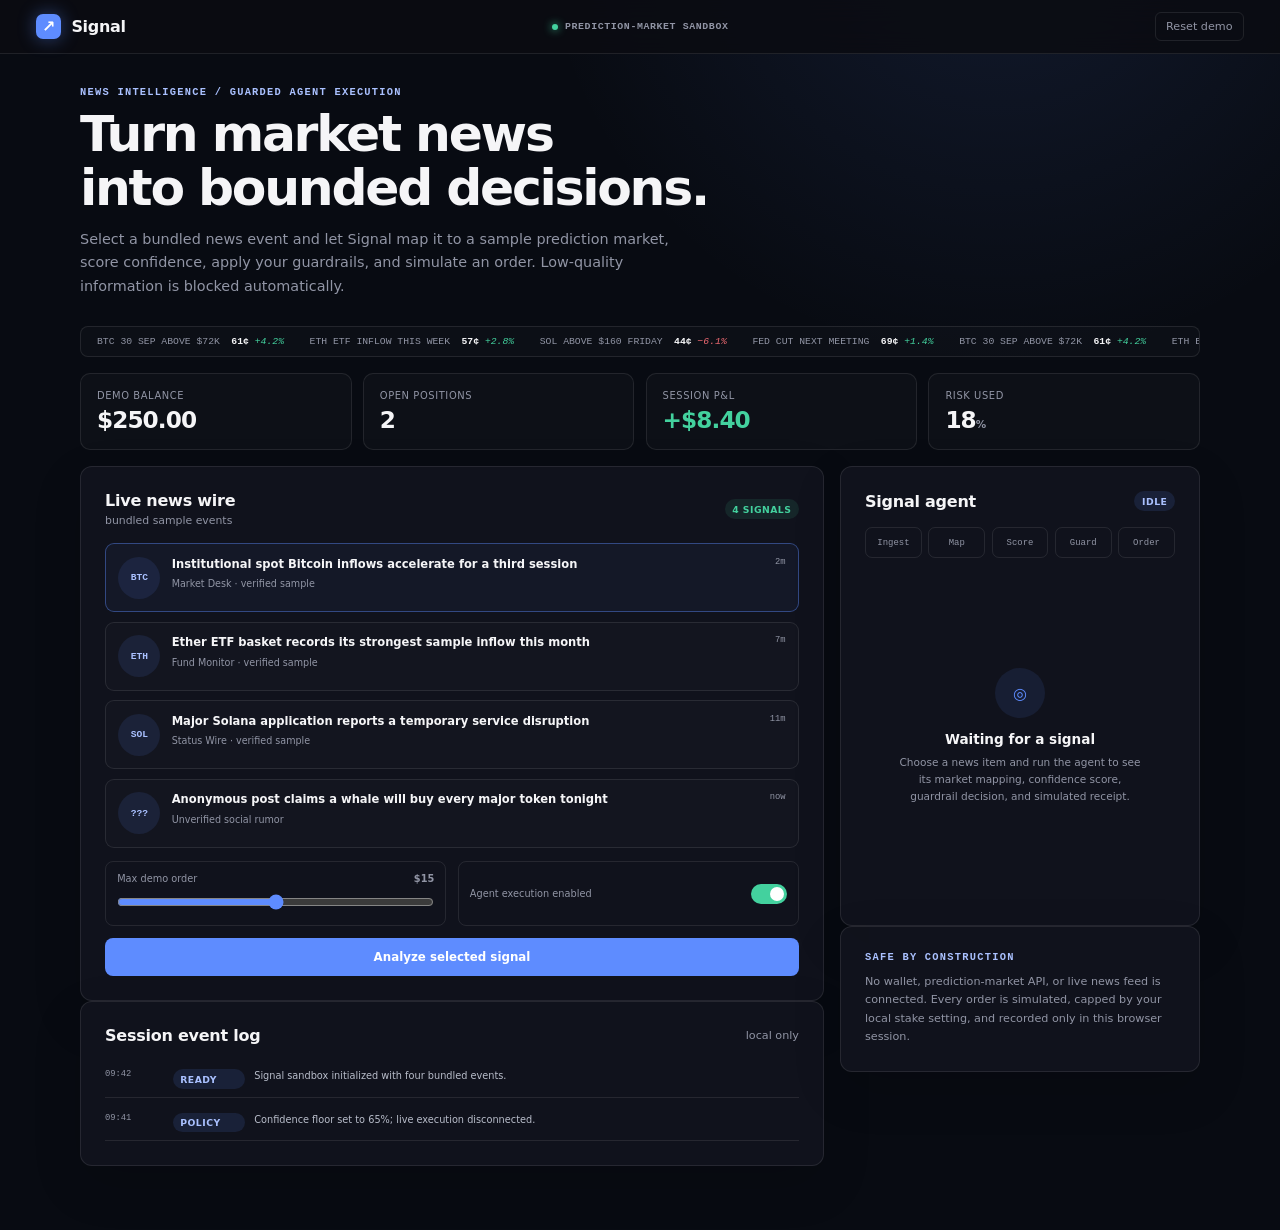
<file: demos/signal/index.html>
<!doctype html>
<html lang="en">
<head>
  <meta charset="utf-8">
  <meta name="viewport" content="width=device-width, initial-scale=1">
  <title>Signal — Local Demo</title>
  <link rel="icon" href="../../assets/0xclaw_logo.png" type="image/png">
  <link rel="stylesheet" href="../shared.css">
  <style>
    :root { --accent: #5e8cff; --accent-2: #aac1ff; }
    body { background: radial-gradient(circle at 78% -8%, rgba(94,140,255,.12), transparent 29rem), #080b12; }
    .tape { display: flex; gap: 1.6rem; overflow: hidden; padding: .55rem 1rem; border: 1px solid var(--line); border-radius: 8px; color: var(--muted); background: rgba(255,255,255,.02); font: .61rem ui-monospace, monospace; white-space: nowrap; }
    .ticker { display: flex; gap: 1.6rem; min-width: max-content; animation: ticker 22s linear infinite; }
    .ticker b { margin-left: .35rem; color: var(--text); }
    .ticker .up { color: var(--success); } .ticker .down { color: var(--danger); }
    @keyframes ticker { to { transform: translateX(-50%); } }
    .summary-grid { display: grid; grid-template-columns: repeat(4, minmax(0,1fr)); gap: .7rem; margin: 1rem 0; }
    .metric strong small { font-size: .65rem; color: var(--muted); }
    .news-list { display: grid; gap: .6rem; }
    .news { width: 100%; display: grid; grid-template-columns: 42px minmax(0,1fr) auto; gap: .7rem; padding: .78rem; border: 1px solid var(--line); border-radius: 9px; color: inherit; text-align: left; background: rgba(255,255,255,.016); cursor: pointer; }
    .news:hover, .news.active { border-color: rgba(94,140,255,.42); background: rgba(94,140,255,.05); }
    .asset { width: 42px; height: 42px; display: grid; place-items: center; border-radius: 50%; color: var(--accent-2); background: rgba(94,140,255,.11); font: 700 .6rem ui-monospace, monospace; }
    .news h3 { font-size: .72rem; line-height: 1.35; }
    .news p { margin-top: .3rem; color: var(--muted); font-size: .6rem; line-height: 1.45; }
    .news-time { color: var(--muted); font: .55rem ui-monospace, monospace; }
    .settings { display: grid; grid-template-columns: 1fr 1fr; gap: .7rem; margin-top: .8rem; }
    .range-wrap { padding: .7rem; border: 1px solid var(--line); border-radius: 8px; }
    .range-label { display: flex; justify-content: space-between; gap: .5rem; color: var(--muted); font-size: .61rem; }
    input[type="range"] { width: 100%; margin-top: .65rem; accent-color: var(--accent); }
    .toggle-wrap { display: flex; align-items: center; justify-content: space-between; gap: .6rem; padding: .7rem; border: 1px solid var(--line); border-radius: 8px; color: var(--muted); font-size: .61rem; }
    .switch { position: relative; width: 36px; height: 20px; border: 0; border-radius: 99px; background: var(--success); cursor: pointer; transition: background .18s; }
    .switch::after { content: ""; position: absolute; top: 3px; left: 19px; width: 14px; height: 14px; border-radius: 50%; background: #fff; transition: left .18s; }
    .switch.off { background: var(--danger); }
    .switch.off::after { left: 3px; }
    .flow { display: grid; grid-template-columns: repeat(5,1fr); gap: .4rem; margin-bottom: .85rem; }
    .flow-step { position: relative; padding: .58rem .4rem; border: 1px solid var(--line); border-radius: 7px; color: var(--muted); text-align: center; font: .56rem ui-monospace, monospace; }
    .flow-step.active { color: var(--accent-2); border-color: rgba(94,140,255,.45); background: rgba(94,140,255,.06); }
    .flow-step.done { color: var(--success); border-color: rgba(67,209,158,.22); }
    .decision-empty { min-height: 330px; display: grid; place-items: center; text-align: center; padding: 2rem; }
    .decision-empty i { width: 50px; height: 50px; display: grid; place-items: center; margin: 0 auto .8rem; border-radius: 50%; color: var(--accent); background: rgba(94,140,255,.1); font-style: normal; }
    .decision-empty b { display: block; font-size: .85rem; }
    .decision-empty p { max-width: 320px; margin-top: .45rem; color: var(--muted); font-size: .66rem; line-height: 1.6; }
    .decision-card { padding: 1rem; border: 1px solid rgba(94,140,255,.22); border-radius: 10px; background: linear-gradient(135deg, rgba(94,140,255,.075), rgba(255,255,255,.01)); }
    .decision-card.blocked { border-color: rgba(239,106,114,.28); background: linear-gradient(135deg, rgba(239,106,114,.07), rgba(255,255,255,.01)); }
    .decision-top { display: flex; align-items: start; justify-content: space-between; gap: .7rem; }
    .direction { font-size: 2.4rem; line-height: 1; letter-spacing: -.06em; }
    .direction.up { color: var(--success); } .direction.down { color: var(--danger); } .direction.block { color: var(--warning); }
    .confidence { width: 86px; height: 86px; display: grid; place-items: center; border-radius: 50%; background: conic-gradient(var(--accent) var(--angle), rgba(255,255,255,.06) 0); }
    .confidence::before { content: ""; grid-area: 1/1; width: 66px; height: 66px; border-radius: 50%; background: var(--surface); }
    .confidence span { z-index: 1; grid-area: 1/1; text-align: center; font: 700 .9rem ui-monospace, monospace; }
    .confidence small { display: block; margin-top: .12rem; color: var(--muted); font-size: .48rem; }
    .reasoning { margin-top: .9rem; padding-top: .8rem; border-top: 1px solid var(--line); }
    .reasoning p { color: #c4c9d6; font-size: .68rem; line-height: 1.62; }
    .order { display: grid; grid-template-columns: repeat(3,1fr); gap: .5rem; margin-top: .8rem; }
    .order div { padding: .6rem; border: 1px solid var(--line); border-radius: 7px; }
    .order span { display: block; color: var(--muted); font-size: .54rem; text-transform: uppercase; letter-spacing: .06em; }
    .order b { display: block; margin-top: .3rem; font: 650 .68rem ui-monospace, monospace; }
    .log { display: grid; gap: .4rem; }
    .log-item { display: grid; grid-template-columns: 58px 72px minmax(0,1fr); gap: .6rem; padding: .5rem 0; border-bottom: 1px solid var(--line); align-items: start; }
    .log-item time { color: var(--muted); font: .55rem ui-monospace, monospace; }
    .log-item p { color: #b8bdca; font-size: .61rem; line-height: 1.45; }
    @media (max-width: 760px) { .summary-grid { grid-template-columns: repeat(2,1fr); } .settings { grid-template-columns: 1fr; } .flow { grid-template-columns: repeat(5, minmax(58px,1fr)); overflow-x:auto; } .order { grid-template-columns: 1fr; } }
  </style>
</head>
<body>
  <header class="demo-bar">
    <div class="demo-brand"><span class="mark">↗</span>Signal</div>
    <div class="demo-mode">Prediction-market sandbox</div>
    <button class="reset-demo" id="reset">Reset demo</button>
  </header>

  <main class="container">
    <section class="hero-copy">
      <p class="kicker">News intelligence / guarded agent execution</p>
      <h1>Turn market news<br>into bounded decisions.</h1>
      <p>Select a bundled news event and let Signal map it to a sample prediction market, score confidence, apply your guardrails, and simulate an order. Low-quality information is blocked automatically.</p>
    </section>

    <div class="tape" aria-label="Sample market prices"><div class="ticker"><span>BTC 30 SEP ABOVE $72K <b>61¢</b> <i class="up">+4.2%</i></span><span>ETH ETF INFLOW THIS WEEK <b>57¢</b> <i class="up">+2.8%</i></span><span>SOL ABOVE $160 FRIDAY <b>44¢</b> <i class="down">−6.1%</i></span><span>FED CUT NEXT MEETING <b>69¢</b> <i class="up">+1.4%</i></span><span>BTC 30 SEP ABOVE $72K <b>61¢</b> <i class="up">+4.2%</i></span><span>ETH ETF INFLOW THIS WEEK <b>57¢</b> <i class="up">+2.8%</i></span></div></div>

    <section class="summary-grid">
      <div class="metric"><span>Demo balance</span><strong id="balance">$250.00</strong></div>
      <div class="metric"><span>Open positions</span><strong id="positions">2</strong></div>
      <div class="metric"><span>Session P&amp;L</span><strong style="color:var(--success)">+$8.40</strong></div>
      <div class="metric"><span>Risk used</span><strong id="riskUsed">18<small>%</small></strong></div>
    </section>

    <section class="grid-2">
      <div class="side-stack">
        <article class="panel panel-pad">
          <div class="panel-title"><div><h2>Live news wire</h2><p style="margin-top:.25rem">bundled sample events</p></div><span class="badge success">4 signals</span></div>
          <div class="news-list" id="newsList"></div>
          <div class="settings">
            <div class="range-wrap"><div class="range-label"><span>Max demo order</span><b id="stakeValue">$15</b></div><input id="stake" type="range" min="5" max="25" step="5" value="15"></div>
            <div class="toggle-wrap"><span>Agent execution enabled</span><button class="switch" id="executionToggle" aria-label="Toggle execution"></button></div>
          </div>
          <button class="btn" id="run" style="width:100%;margin-top:.75rem">Analyze selected signal</button>
        </article>
        <article class="panel panel-pad">
          <div class="panel-title"><h2>Session event log</h2><span class="small muted">local only</span></div>
          <div class="log" id="log"></div>
        </article>
      </div>

      <aside class="side-stack">
        <article class="panel panel-pad">
          <div class="panel-title"><h2>Signal agent</h2><span class="badge" id="agentBadge">Idle</span></div>
          <div class="flow"><div class="flow-step">Ingest</div><div class="flow-step">Map</div><div class="flow-step">Score</div><div class="flow-step">Guard</div><div class="flow-step">Order</div></div>
          <div id="decision"><div class="decision-empty"><div><i>◎</i><b>Waiting for a signal</b><p>Choose a news item and run the agent to see its market mapping, confidence score, guardrail decision, and simulated receipt.</p></div></div></div>
        </article>
        <article class="panel panel-pad">
          <p class="kicker">Safe by construction</p>
          <p class="small muted" style="margin-top:.6rem;line-height:1.65">No wallet, prediction-market API, or live news feed is connected. Every order is simulated, capped by your local stake setting, and recorded only in this browser session.</p>
        </article>
      </aside>
    </section>
  </main>
  <div class="toast" id="toast"></div>

  <script>
    (function () {
      var items = [
        { id: "btc", asset: "BTC", title: "Institutional spot Bitcoin inflows accelerate for a third session", source: "Market Desk · verified sample", time: "2m", market: "BTC above $72K on 30 September", direction: "UP", confidence: 82, stake: 12, price: "61¢", reason: "The event is directionally aligned with near-term demand and maps cleanly to the selected Bitcoin price market. Confidence remains below certainty because flow persistence is unknown." },
        { id: "eth", asset: "ETH", title: "Ether ETF basket records its strongest sample inflow this month", source: "Fund Monitor · verified sample", time: "7m", market: "ETH ETF net inflow this week", direction: "UP", confidence: 76, stake: 10, price: "57¢", reason: "The report directly addresses the weekly inflow condition. Signal discounts confidence for the remaining sessions and the possibility of later outflows." },
        { id: "sol", asset: "SOL", title: "Major Solana application reports a temporary service disruption", source: "Status Wire · verified sample", time: "11m", market: "SOL above $160 on Friday", direction: "DOWN", confidence: 84, stake: 14, price: "44¢", reason: "A confirmed disruption creates a short-lived negative catalyst for the mapped price market. The agent limits size because service recovery could quickly reverse sentiment." },
        { id: "rumor", asset: "???", title: "Anonymous post claims a whale will buy every major token tonight", source: "Unverified social rumor", time: "now", market: "Broad crypto market rises today", direction: "BLOCK", confidence: 41, stake: 0, price: "52¢", reason: "The source is anonymous, the claim is not independently corroborated, and the market mapping is overly broad. The 65% confidence guardrail blocks execution." }
      ];
      var selected = 0;
      var enabled = true;
      var running = false;
      var balance = 250;
      var positions = 2;
      var risk = 18;
      var timers = [];
      var toastTimer;
      var logs = [{ time: "09:42", kind: "READY", body: "Signal sandbox initialized with four bundled events." }, { time: "09:41", kind: "POLICY", body: "Confidence floor set to 65%; live execution disconnected." }];
      function now() { return new Date().toLocaleTimeString([], { hour: "2-digit", minute: "2-digit", hour12: false }); }
      function showToast(message) { var toast = document.getElementById("toast"); toast.textContent = message; toast.classList.add("show"); clearTimeout(toastTimer); toastTimer = setTimeout(function () { toast.classList.remove("show"); }, 2200); }
      function renderNews() {
        var root = document.getElementById("newsList"); root.textContent = "";
        items.forEach(function (item, index) { var button = document.createElement("button"); button.type = "button"; button.className = "news" + (index === selected ? " active" : ""); var asset = document.createElement("span"); asset.className = "asset"; asset.textContent = item.asset; var copy = document.createElement("span"); var title = document.createElement("h3"); title.textContent = item.title; var source = document.createElement("p"); source.textContent = item.source; copy.appendChild(title); copy.appendChild(source); var time = document.createElement("span"); time.className = "news-time"; time.textContent = item.time; button.appendChild(asset); button.appendChild(copy); button.appendChild(time); button.addEventListener("click", function () { selected = index; renderNews(); document.getElementById("decision").innerHTML = '<div class="decision-empty"><div><i>◎</i><b>Signal selected</b><p>Run the agent to map this event and apply the configured guardrails.</p></div></div>'; resetFlow(); }); root.appendChild(button); });
      }
      function renderLogs() { var root = document.getElementById("log"); root.textContent = ""; logs.slice(0, 6).forEach(function (entry) { var item = document.createElement("div"); item.className = "log-item"; var time = document.createElement("time"); time.textContent = entry.time; var badge = document.createElement("span"); badge.className = "badge"; badge.textContent = entry.kind; var body = document.createElement("p"); body.textContent = entry.body; item.appendChild(time); item.appendChild(badge); item.appendChild(body); root.appendChild(item); }); }
      function addLog(kind, body) { logs.unshift({ time: now(), kind: kind, body: body }); renderLogs(); }
      function resetFlow() { document.querySelectorAll(".flow-step").forEach(function (step) { step.classList.remove("active", "done"); }); document.getElementById("agentBadge").textContent = "Idle"; }
      function setFlow(index) { document.querySelectorAll(".flow-step").forEach(function (step, stepIndex) { step.classList.toggle("active", stepIndex === index); step.classList.toggle("done", stepIndex < index); }); }
      function renderDecision(item, blocked, amount) {
        var root = document.getElementById("decision"); root.textContent = ""; var card = document.createElement("div"); card.className = "decision-card" + (blocked ? " blocked" : "");
        var top = document.createElement("div"); top.className = "decision-top"; var left = document.createElement("div"); var badge = document.createElement("span"); badge.className = "badge " + (blocked ? "warning" : "success"); badge.textContent = blocked ? "Guardrail stopped order" : "Simulated order filled"; var direction = document.createElement("div"); direction.className = "direction " + (item.direction === "UP" ? "up" : item.direction === "DOWN" ? "down" : "block"); direction.style.marginTop = ".55rem"; direction.textContent = blocked ? "NO TRADE" : item.direction; left.appendChild(badge); left.appendChild(direction);
        var confidence = document.createElement("div"); confidence.className = "confidence"; confidence.style.setProperty("--angle", item.confidence * 3.6 + "deg"); var confidenceCopy = document.createElement("span"); confidenceCopy.textContent = item.confidence + "%"; var small = document.createElement("small"); small.textContent = "confidence"; confidenceCopy.appendChild(small); confidence.appendChild(confidenceCopy); top.appendChild(left); top.appendChild(confidence);
        var reasoning = document.createElement("div"); reasoning.className = "reasoning"; var text = document.createElement("p"); text.textContent = item.reason; reasoning.appendChild(text);
        var order = document.createElement("div"); order.className = "order"; [["Mapped market",item.market],["Reference price",item.price],["Demo amount",blocked ? "$0.00" : "$" + amount.toFixed(2)]].forEach(function (row) { var cell = document.createElement("div"); var label = document.createElement("span"); label.textContent = row[0]; var value = document.createElement("b"); value.textContent = row[1]; cell.appendChild(label); cell.appendChild(value); order.appendChild(cell); });
        card.appendChild(top); card.appendChild(reasoning); card.appendChild(order); root.appendChild(card);
      }
      function run() {
        if (running) return; running = true; timers.forEach(clearTimeout); timers = []; var item = items[selected]; var button = document.getElementById("run"); button.disabled = true; button.innerHTML = '<span class="spinner"></span> Agent running'; document.getElementById("agentBadge").textContent = "Analyzing";
        for (var index = 0; index < 5; index += 1) { (function (step) { timers.push(setTimeout(function () { setFlow(step); }, step * 360)); }(index)); }
        timers.push(setTimeout(function () {
          document.querySelectorAll(".flow-step").forEach(function (step) { step.classList.remove("active"); step.classList.add("done"); });
          var maxStake = Number(document.getElementById("stake").value); var amount = Math.min(item.stake, maxStake); var blocked = item.confidence < 65 || item.direction === "BLOCK" || !enabled; renderDecision(item, blocked, amount);
          if (blocked) { document.getElementById("agentBadge").textContent = "Blocked"; addLog("BLOCK", !enabled ? "Execution is paused; analysis completed with no order." : "Low-confidence signal rejected by the 65% policy floor."); showToast("Guardrail blocked the simulated order"); }
          else { balance -= amount; positions += 1; risk = Math.min(99, risk + Math.round(amount / 5)); document.getElementById("balance").textContent = "$" + balance.toFixed(2); document.getElementById("positions").textContent = positions; document.getElementById("riskUsed").innerHTML = risk + "<small>%</small>"; document.getElementById("agentBadge").textContent = "Filled"; addLog("ORDER", item.direction + " · $" + amount.toFixed(2) + " · " + item.market); showToast("Demo order simulated and logged"); }
          running = false; button.disabled = false; button.textContent = "Analyze selected signal";
        }, 1900));
      }
      function toggleExecution() { enabled = !enabled; document.getElementById("executionToggle").classList.toggle("off", !enabled); addLog("POLICY", enabled ? "Agent execution resumed for simulated orders." : "Agent execution paused; analysis remains available."); showToast(enabled ? "Simulated execution enabled" : "Execution paused"); }
      function reset() { timers.forEach(clearTimeout); timers = []; selected = 0; enabled = true; running = false; balance = 250; positions = 2; risk = 18; logs = [{ time: "09:42", kind: "READY", body: "Signal sandbox initialized with four bundled events." }, { time: "09:41", kind: "POLICY", body: "Confidence floor set to 65%; live execution disconnected." }]; document.getElementById("stake").value = 15; document.getElementById("stakeValue").textContent = "$15"; document.getElementById("executionToggle").classList.remove("off"); document.getElementById("balance").textContent = "$250.00"; document.getElementById("positions").textContent = "2"; document.getElementById("riskUsed").innerHTML = '18<small>%</small>'; document.getElementById("run").disabled = false; document.getElementById("run").textContent = "Analyze selected signal"; document.getElementById("decision").innerHTML = '<div class="decision-empty"><div><i>◎</i><b>Waiting for a signal</b><p>Choose a news item and run the agent to see its market mapping, confidence score, guardrail decision, and simulated receipt.</p></div></div>'; resetFlow(); renderNews(); renderLogs(); showToast("Demo reset"); }
      document.getElementById("stake").addEventListener("input", function () { document.getElementById("stakeValue").textContent = "$" + this.value; }); document.getElementById("executionToggle").addEventListener("click", toggleExecution); document.getElementById("run").addEventListener("click", run); document.getElementById("reset").addEventListener("click", reset); renderNews(); renderLogs();
    }());
  </script>
</body>
</html>
</file>
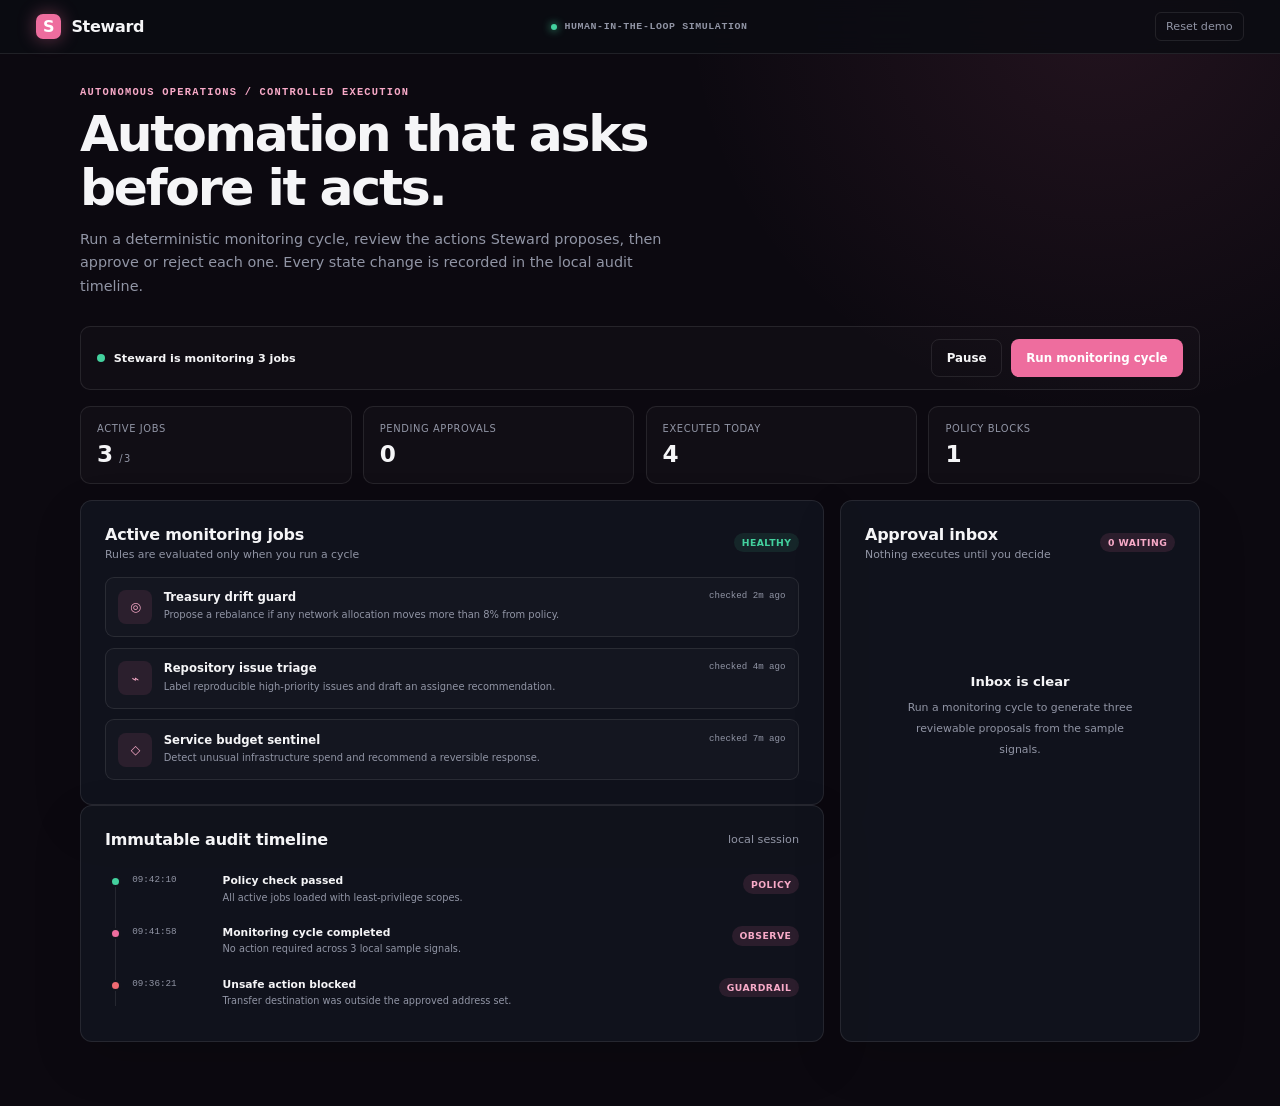
<file: demos/steward/index.html>
<!doctype html>
<html lang="en">
<head>
  <meta charset="utf-8">
  <meta name="viewport" content="width=device-width, initial-scale=1">
  <title>Steward — Local Demo</title>
  <link rel="icon" href="../../assets/0xclaw_logo.png" type="image/png">
  <link rel="stylesheet" href="../shared.css">
  <style>
    :root { --accent: #ee6d9e; --accent-2: #f8aac8; }
    body { background: radial-gradient(circle at 86% 0%, rgba(238,109,158,.1), transparent 26rem), #0c0910; }
    .control-bar { display: flex; align-items: center; justify-content: space-between; gap: 1rem; margin-bottom: 1rem; padding: .75rem 1rem; border: 1px solid var(--line); border-radius: 10px; background: rgba(255,255,255,.02); }
    .live-state { display: flex; align-items: center; gap: .55rem; font-size: .7rem; font-weight: 700; }
    .pulse { width: 8px; height: 8px; border-radius: 50%; background: var(--success); box-shadow: 0 0 0 0 rgba(67,209,158,.5); animation: pulse 1.8s infinite; }
    .paused .pulse { background: var(--warning); box-shadow: none; animation: none; }
    @keyframes pulse { 70% { box-shadow: 0 0 0 7px rgba(67,209,158,0); } 100% { box-shadow: 0 0 0 0 rgba(67,209,158,0); } }
    .summary-grid { display: grid; grid-template-columns: repeat(4, minmax(0,1fr)); gap: .7rem; margin-bottom: 1rem; }
    .metric strong small { color: var(--muted); font-size: .62rem; font-weight: 500; }
    .job-list, .approval-list { display: grid; gap: .65rem; }
    .job { display: grid; grid-template-columns: auto minmax(0,1fr) auto; align-items: start; gap: .7rem; padding: .78rem; border: 1px solid var(--line); border-radius: 9px; background: rgba(255,255,255,.018); }
    .job-icon { width: 34px; height: 34px; display: grid; place-items: center; border-radius: 8px; color: var(--accent-2); background: rgba(238,109,158,.1); font-size: .78rem; }
    .job h3 { font-size: .73rem; }
    .job p { margin-top: .28rem; color: var(--muted); font-size: .62rem; line-height: 1.5; }
    .job-time { color: var(--muted); white-space: nowrap; font: .57rem ui-monospace, monospace; }
    .approval { overflow: hidden; border: 1px solid rgba(238,109,158,.18); border-radius: 10px; background: rgba(238,109,158,.025); }
    .approval-head { display: flex; justify-content: space-between; gap: .7rem; padding: .75rem .8rem; border-bottom: 1px solid var(--line); }
    .approval-head h3 { font-size: .72rem; }
    .approval-body { padding: .8rem; }
    .approval-body > p { color: #c7c3cd; font-size: .66rem; line-height: 1.55; }
    .diff { margin-top: .65rem; overflow: hidden; border: 1px solid var(--line); border-radius: 7px; font: .61rem ui-monospace, monospace; }
    .diff div { display: flex; justify-content: space-between; gap: .7rem; padding: .42rem .55rem; }
    .diff div + div { border-top: 1px solid var(--line); }
    .diff span:first-child { color: var(--muted); }
    .approval-actions { display: flex; gap: .45rem; margin-top: .7rem; }
    .approval-actions .btn { flex: 1; padding: .52rem; }
    .timeline { position: relative; display: grid; gap: .15rem; margin-left: .3rem; }
    .timeline::before { content: ""; position: absolute; top: 11px; bottom: 11px; left: 5px; width: 1px; background: var(--line); }
    .event { position: relative; display: grid; grid-template-columns: 12px 80px minmax(0,1fr) auto; gap: .65rem; padding: .58rem 0; align-items: start; }
    .event-dot { z-index: 1; width: 11px; height: 11px; margin-top: 2px; border: 2px solid var(--surface); border-radius: 50%; background: var(--accent); }
    .event.success .event-dot { background: var(--success); }
    .event.reject .event-dot { background: var(--danger); }
    .event-time { color: var(--muted); font: .58rem ui-monospace, monospace; }
    .event-copy strong { display: block; font-size: .67rem; }
    .event-copy span { display: block; margin-top: .22rem; color: var(--muted); font-size: .61rem; line-height: 1.45; }
    .empty-approval { display: grid; place-items: center; min-height: 280px; padding: 2rem; color: var(--muted); text-align: center; }
    .empty-approval b { display: block; margin-bottom: .45rem; color: var(--text); font-size: .82rem; }
    .empty-approval span { font-size: .68rem; line-height: 1.55; }
    .run-progress { display: none; margin-top: .8rem; }
    .run-progress.active { display: block; }
    @media (max-width: 820px) { .summary-grid { grid-template-columns: repeat(2,1fr); } .event { grid-template-columns: 12px 65px 1fr; } .event > .badge { display:none; } }
  </style>
</head>
<body>
  <header class="demo-bar">
    <div class="demo-brand"><span class="mark">S</span>Steward</div>
    <div class="demo-mode">Human-in-the-loop simulation</div>
    <button class="reset-demo" id="reset">Reset demo</button>
  </header>

  <main class="container">
    <section class="hero-copy">
      <p class="kicker">Autonomous operations / controlled execution</p>
      <h1>Automation that asks<br>before it acts.</h1>
      <p>Run a deterministic monitoring cycle, review the actions Steward proposes, then approve or reject each one. Every state change is recorded in the local audit timeline.</p>
    </section>

    <section class="control-bar" id="controlBar">
      <div class="live-state"><i class="pulse"></i><span id="stateLabel">Steward is monitoring 3 jobs</span></div>
      <div class="btn-row" style="margin:0">
        <button class="btn secondary" id="pause">Pause</button>
        <button class="btn" id="run">Run monitoring cycle</button>
      </div>
    </section>

    <section class="summary-grid">
      <div class="metric"><span>Active jobs</span><strong>3 <small>/ 3</small></strong></div>
      <div class="metric"><span>Pending approvals</span><strong id="pendingMetric">0</strong></div>
      <div class="metric"><span>Executed today</span><strong id="executedMetric">4</strong></div>
      <div class="metric"><span>Policy blocks</span><strong id="blockedMetric">1</strong></div>
    </section>

    <section class="grid-2">
      <div class="side-stack">
        <article class="panel panel-pad">
          <div class="panel-title"><div><h2>Active monitoring jobs</h2><p style="margin-top:.25rem">Rules are evaluated only when you run a cycle</p></div><span class="badge success">Healthy</span></div>
          <div class="job-list">
            <div class="job"><span class="job-icon">◎</span><div><h3>Treasury drift guard</h3><p>Propose a rebalance if any network allocation moves more than 8% from policy.</p></div><span class="job-time" id="jobTime1">checked 2m ago</span></div>
            <div class="job"><span class="job-icon">⌁</span><div><h3>Repository issue triage</h3><p>Label reproducible high-priority issues and draft an assignee recommendation.</p></div><span class="job-time" id="jobTime2">checked 4m ago</span></div>
            <div class="job"><span class="job-icon">◇</span><div><h3>Service budget sentinel</h3><p>Detect unusual infrastructure spend and recommend a reversible response.</p></div><span class="job-time" id="jobTime3">checked 7m ago</span></div>
          </div>
          <div class="run-progress" id="runProgress"><p class="small muted" id="runLabel" style="margin-bottom:.45rem">Reading local signals…</p><div class="progress-line"><i id="runBar"></i></div></div>
        </article>

        <article class="panel panel-pad">
          <div class="panel-title"><h2>Immutable audit timeline</h2><span class="small muted">local session</span></div>
          <div class="timeline" id="timeline"></div>
        </article>
      </div>

      <aside class="panel panel-pad">
        <div class="panel-title"><div><h2>Approval inbox</h2><p style="margin-top:.25rem">Nothing executes until you decide</p></div><span class="badge" id="inboxBadge">0 waiting</span></div>
        <div class="approval-list" id="approvalList"></div>
      </aside>
    </section>
  </main>
  <div class="toast" id="toast"></div>

  <script>
    (function () {
      var proposals = [
        { id: "rebalance", title: "Rebalance Base treasury", risk: "Medium risk", riskClass: "warning", description: "Move a small portion of idle USDC to restore the configured network allocation.", rows: [["Action", "Transfer USDC"],["Amount", "$1,250.00"],["From → to", "Ethereum → Base"]] },
        { id: "issue", title: "Triage issue #184", risk: "Low risk", riskClass: "success", description: "Apply labels and post a draft reproduction checklist. No code or repository settings will change.", rows: [["Action", "Comment + labels"],["Repository", "0xclaw-ai/0xClaw"],["Labels", "bug, needs-repro"]] },
        { id: "budget", title: "Pause idle GPU worker", risk: "Medium risk", riskClass: "warning", description: "An idle worker exceeded the hourly budget threshold. Steward recommends pausing it for review.", rows: [["Action", "Pause worker"],["Resource", "gpu-worker-demo-03"],["Saving", "$3.20 / hour"]] }
      ];
      var pending = [];
      var paused = false;
      var executed = 4;
      var blocked = 1;
      var running = false;
      var toastTimer;
      var baseEvents = [
        { type: "success", title: "Policy check passed", body: "All active jobs loaded with least-privilege scopes.", time: "09:42:10", badge: "policy" },
        { type: "", title: "Monitoring cycle completed", body: "No action required across 3 local sample signals.", time: "09:41:58", badge: "observe" },
        { type: "reject", title: "Unsafe action blocked", body: "Transfer destination was outside the approved address set.", time: "09:36:21", badge: "guardrail" }
      ];
      var events = baseEvents.slice();

      function now() { return new Date().toLocaleTimeString([], { hour12: false, hour: "2-digit", minute: "2-digit", second: "2-digit" }); }
      function showToast(message) {
        var toast = document.getElementById("toast");
        toast.textContent = message; toast.classList.add("show"); clearTimeout(toastTimer);
        toastTimer = setTimeout(function () { toast.classList.remove("show"); }, 2200);
      }
      function addEvent(type, title, body, badge) { events.unshift({ type: type, title: title, body: body, time: now(), badge: badge }); renderTimeline(); }
      function renderTimeline() {
        var root = document.getElementById("timeline"); root.textContent = "";
        events.slice(0, 8).forEach(function (entry) {
          var item = document.createElement("div"); item.className = "event " + entry.type;
          var dot = document.createElement("i"); dot.className = "event-dot";
          var time = document.createElement("span"); time.className = "event-time"; time.textContent = entry.time;
          var copy = document.createElement("div"); copy.className = "event-copy";
          var title = document.createElement("strong"); title.textContent = entry.title;
          var body = document.createElement("span"); body.textContent = entry.body;
          copy.appendChild(title); copy.appendChild(body);
          var badge = document.createElement("span"); badge.className = "badge"; badge.textContent = entry.badge;
          item.appendChild(dot); item.appendChild(time); item.appendChild(copy); item.appendChild(badge); root.appendChild(item);
        });
      }
      function updateMetrics() {
        document.getElementById("pendingMetric").textContent = pending.length;
        document.getElementById("executedMetric").textContent = executed;
        document.getElementById("blockedMetric").textContent = blocked;
        document.getElementById("inboxBadge").textContent = pending.length + " waiting";
      }
      function renderApprovals() {
        var root = document.getElementById("approvalList"); root.textContent = "";
        if (!pending.length) {
          var empty = document.createElement("div"); empty.className = "empty-approval";
          var inner = document.createElement("div"); var title = document.createElement("b"); title.textContent = "Inbox is clear";
          var copy = document.createElement("span"); copy.textContent = "Run a monitoring cycle to generate three reviewable proposals from the sample signals.";
          inner.appendChild(title); inner.appendChild(copy); empty.appendChild(inner); root.appendChild(empty); updateMetrics(); return;
        }
        pending.forEach(function (proposal) {
          var card = document.createElement("article"); card.className = "approval"; card.dataset.id = proposal.id;
          var head = document.createElement("div"); head.className = "approval-head";
          var title = document.createElement("h3"); title.textContent = proposal.title;
          var risk = document.createElement("span"); risk.className = "badge " + proposal.riskClass; risk.textContent = proposal.risk;
          head.appendChild(title); head.appendChild(risk);
          var body = document.createElement("div"); body.className = "approval-body";
          var description = document.createElement("p"); description.textContent = proposal.description;
          var diff = document.createElement("div"); diff.className = "diff";
          proposal.rows.forEach(function (row) { var line = document.createElement("div"); var key = document.createElement("span"); var value = document.createElement("span"); key.textContent = row[0]; value.textContent = row[1]; line.appendChild(key); line.appendChild(value); diff.appendChild(line); });
          var actions = document.createElement("div"); actions.className = "approval-actions";
          var reject = document.createElement("button"); reject.className = "btn danger"; reject.textContent = "Reject"; reject.addEventListener("click", function () { decide(proposal.id, false); });
          var approve = document.createElement("button"); approve.className = "btn"; approve.textContent = "Approve"; approve.addEventListener("click", function () { decide(proposal.id, true); });
          actions.appendChild(reject); actions.appendChild(approve);
          body.appendChild(description); body.appendChild(diff); body.appendChild(actions); card.appendChild(head); card.appendChild(body); root.appendChild(card);
        });
        updateMetrics();
      }
      function decide(id, approved) {
        var proposal = pending.find(function (item) { return item.id === id; });
        if (!proposal) return;
        var card = document.querySelector('[data-id="' + id + '"]');
        card.querySelectorAll("button").forEach(function (button) { button.disabled = true; });
        if (!approved) {
          pending = pending.filter(function (item) { return item.id !== id; }); blocked += 1;
          addEvent("reject", "Proposal rejected", proposal.title + " was dismissed by the reviewer.", "human decision");
          showToast("Proposal rejected — no action taken"); renderApprovals(); return;
        }
        var badge = card.querySelector(".badge"); badge.className = "badge"; badge.innerHTML = '<span class="spinner"></span> Executing';
        addEvent("", "Execution authorized", proposal.title + " entered the local execution simulator.", "approval");
        setTimeout(function () {
          pending = pending.filter(function (item) { return item.id !== id; }); executed += 1;
          addEvent("success", "Action verified", proposal.title + " completed and produced a demo audit receipt.", "receipt");
          showToast("Approved action completed in simulation"); renderApprovals();
        }, 900);
      }
      function runCycle() {
        if (paused) { showToast("Resume Steward before running a cycle"); return; }
        if (running) return;
        if (pending.length) { showToast("Review the current inbox before running again"); return; }
        running = true; var button = document.getElementById("run"); var progress = document.getElementById("runProgress"); var bar = document.getElementById("runBar"); var label = document.getElementById("runLabel");
        button.disabled = true; button.innerHTML = '<span class="spinner"></span> Monitoring'; progress.classList.add("active"); bar.style.setProperty("--progress", "22%");
        label.textContent = "Reading local signals…";
        setTimeout(function () { bar.style.setProperty("--progress", "62%"); label.textContent = "Evaluating guardrail policies…"; }, 500);
        setTimeout(function () { bar.style.setProperty("--progress", "100%"); label.textContent = "Preparing human-readable proposals…"; }, 1000);
        setTimeout(function () {
          pending = proposals.slice(); running = false; button.disabled = false; button.textContent = "Run monitoring cycle";
          document.getElementById("jobTime1").textContent = "checked just now"; document.getElementById("jobTime2").textContent = "checked just now"; document.getElementById("jobTime3").textContent = "checked just now";
          addEvent("", "3 proposals prepared", "Each candidate action is waiting for explicit human review.", "approval gate"); renderApprovals(); showToast("Monitoring complete — 3 decisions need review");
          setTimeout(function () { progress.classList.remove("active"); bar.style.setProperty("--progress", "0%"); }, 450);
        }, 1450);
      }
      function togglePause() {
        paused = !paused; var control = document.getElementById("controlBar"); var button = document.getElementById("pause");
        control.classList.toggle("paused", paused); button.textContent = paused ? "Resume" : "Pause"; document.getElementById("stateLabel").textContent = paused ? "Steward is paused — no monitoring will run" : "Steward is monitoring 3 jobs";
        document.getElementById("run").disabled = paused; addEvent(paused ? "reject" : "success", paused ? "Steward paused" : "Steward resumed", paused ? "All jobs are held until a human resumes the loop." : "Monitoring jobs returned to their active state.", "control");
      }
      function reset() {
        pending = []; paused = false; executed = 4; blocked = 1; running = false; events = baseEvents.slice();
        document.getElementById("controlBar").classList.remove("paused"); document.getElementById("pause").textContent = "Pause"; document.getElementById("stateLabel").textContent = "Steward is monitoring 3 jobs";
        document.getElementById("run").disabled = false; document.getElementById("run").textContent = "Run monitoring cycle"; document.getElementById("runProgress").classList.remove("active");
        renderTimeline(); renderApprovals(); showToast("Demo reset");
      }
      document.getElementById("run").addEventListener("click", runCycle);
      document.getElementById("pause").addEventListener("click", togglePause);
      document.getElementById("reset").addEventListener("click", reset);
      renderTimeline(); renderApprovals();
    }());
  </script>
</body>
</html>
</file>
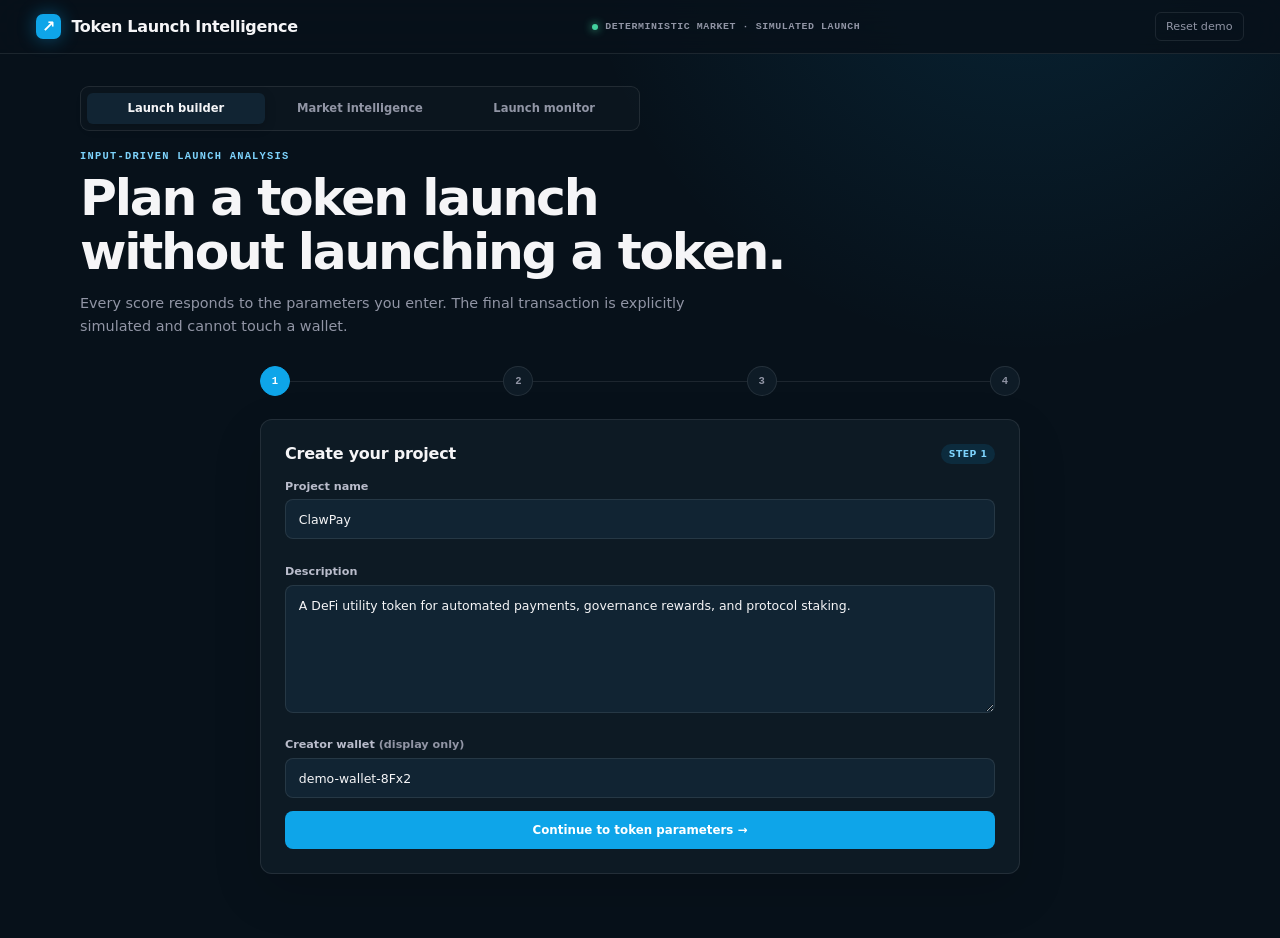
<file: demos/token/index.html>
<!DOCTYPE html>
<html lang="en">
<head>
  <meta charset="UTF-8" />
  <meta name="viewport" content="width=device-width, initial-scale=1.0" />
  <title>Token Launch Intelligence — Interactive Demo</title>
  <link rel="icon" href="../../assets/0xclaw_logo.png" type="image/png" />
  <link rel="stylesheet" href="../shared.css" />
  <style>
    :root { --accent: #0ea5e9; --accent-2: #7dd3fc; --bg: #07111a; --surface: #0e1b26; --surface-2: #112433; }
    .top-tabs { max-width: 560px; margin-bottom: 1.2rem; }
    .wizard { max-width: 760px; margin: 0 auto; }
    .steps { display: flex; align-items: center; margin-bottom: 1.4rem; }
    .step-dot { width: 30px; height: 30px; flex: 0 0 30px; display: grid; place-items: center; border: 1px solid var(--line); border-radius: 50%; color: var(--muted); background: var(--surface); font: 700 .66rem ui-monospace, monospace; }
    .step-dot.active { color: white; border-color: var(--accent); background: var(--accent); }
    .step-dot.done { color: #071a12; border-color: var(--success); background: var(--success); }
    .step-line { height: 1px; flex: 1; background: var(--line); }
    .form-grid { display: grid; grid-template-columns: repeat(2, minmax(0, 1fr)); gap: .8rem; }
    .wide { grid-column: 1 / -1; }
    .score-grid { display: grid; grid-template-columns: repeat(4, minmax(0,1fr)); gap: .65rem; }
    .score { padding: .9rem .4rem; border: 1px solid var(--line); border-radius: 10px; text-align: center; background: rgba(255,255,255,.025); }
    .score-ring { --score: 70; width: 62px; height: 62px; display: grid; place-items: center; margin: 0 auto; border-radius: 50%; background: radial-gradient(circle closest-side, var(--surface) 76%, transparent 78%), conic-gradient(var(--accent) calc(var(--score) * 1%), rgba(255,255,255,.08) 0); }
    .score-ring strong { font: 800 .9rem ui-monospace, monospace; }
    .score p { margin-top: .45rem; color: var(--muted); font-size: .6rem; }
    .recommendation { margin-top: .8rem; padding: .8rem; border: 1px solid rgba(67,209,158,.2); border-radius: 8px; color: #b9edd9; background: rgba(67,209,158,.06); font-size: .72rem; line-height: 1.55; }
    .suggestions { display: grid; grid-template-columns: repeat(2, 1fr); gap: .5rem; margin-top: .8rem; }
    .suggestion { display: flex; justify-content: space-between; gap: .5rem; padding: .65rem; border-bottom: 1px solid var(--line); color: var(--muted); font-size: .67rem; }
    .suggestion b { color: var(--text); }
    .rec-list { display: grid; gap: .42rem; margin-top: .8rem; list-style: none; }
    .rec-list li { color: var(--muted); font-size: .68rem; line-height: 1.45; }
    .rec-list li::before { content: "→"; margin-right: .45rem; color: var(--accent-2); }
    .launch-summary { display: grid; gap: .55rem; }
    .summary-row { display: flex; justify-content: space-between; gap: 1rem; padding-bottom: .55rem; border-bottom: 1px solid var(--line); color: var(--muted); font-size: .7rem; }
    .summary-row strong { color: var(--text); }
    .safe-box { margin-top: 1rem; padding: .75rem; border: 1px solid rgba(246,189,82,.22); border-radius: 8px; color: #e2c98d; background: rgba(246,189,82,.06); font-size: .67rem; line-height: 1.5; }
    .launch-pipeline { display: grid; gap: .55rem; margin-top: 1rem; }
    .launch-stage { display: flex; align-items: center; gap: .7rem; padding: .7rem; border: 1px solid var(--line); border-radius: 8px; color: var(--muted); font-size: .68rem; }
    .launch-stage i { width: 8px; height: 8px; border-radius: 50%; background: var(--dim, #4b5563); }
    .launch-stage.running { color: var(--text); border-color: rgba(14,165,233,.3); }
    .launch-stage.running i { background: var(--accent); box-shadow: 0 0 10px var(--accent); }
    .launch-stage.done { color: #b9edd9; }
    .launch-stage.done i { background: var(--success); }
    .market-grid { display: grid; grid-template-columns: repeat(4, minmax(0,1fr)); gap: .7rem; }
    .chart-grid { display: grid; grid-template-columns: 1.2fr .8fr; gap: .8rem; margin-top: .8rem; }
    .bar-chart { height: 220px; display: flex; align-items: end; justify-content: space-around; gap: .6rem; padding: 1.2rem 1rem .8rem; }
    .bar { width: 18%; height: var(--h); border-radius: 5px 5px 2px 2px; background: linear-gradient(var(--accent-2), var(--accent)); position: relative; }
    .bar span { position: absolute; bottom: -1.3rem; left: 50%; transform: translateX(-50%); color: var(--muted); font-size: .56rem; }
    .donut { width: 150px; height: 150px; margin: 1.4rem auto; border-radius: 50%; background: radial-gradient(circle closest-side, var(--surface) 62%, transparent 64%), conic-gradient(#f59e0b 0 49%, #6366f1 49% 78%, #0ea5e9 78%); }
    .monitor-list { display: grid; gap: .7rem; }
    .project-row { border: 1px solid var(--line); border-radius: 9px; overflow: hidden; }
    .project-head { width: 100%; display: flex; align-items: center; justify-content: space-between; padding: .85rem; border: 0; background: rgba(255,255,255,.025); cursor: pointer; text-align: left; }
    .project-head strong { font-size: .75rem; }
    .project-detail { padding: .8rem; border-top: 1px solid var(--line); color: var(--muted); font-size: .66rem; line-height: 1.6; }
    @media (max-width: 700px) { .form-grid, .score-grid, .market-grid, .chart-grid { grid-template-columns: 1fr 1fr; } .score-grid { gap: .45rem; } .chart-grid > * { grid-column: 1 / -1; } }
    @media (max-width: 440px) { .form-grid, .market-grid { grid-template-columns: 1fr; } .wide { grid-column: auto; } }
  </style>
</head>
<body>
  <header class="demo-bar">
    <div class="demo-brand"><span class="mark">↗</span> Token Launch Intelligence</div>
    <div class="demo-mode">Deterministic market · simulated launch</div>
    <button class="reset-demo" id="reset">Reset demo</button>
  </header>

  <main class="container">
    <div class="tabs top-tabs">
      <button class="tab active" data-view="builder">Launch builder</button>
      <button class="tab" data-view="market">Market intelligence</button>
      <button class="tab" data-view="monitor">Launch monitor</button>
    </div>

    <section id="builder-view">
      <div class="hero-copy">
        <p class="kicker">Input-driven launch analysis</p>
        <h1>Plan a token launch<br />without launching a token.</h1>
        <p>Every score responds to the parameters you enter. The final transaction is explicitly simulated and cannot touch a wallet.</p>
      </div>

      <div class="wizard">
        <div class="steps" aria-label="Launch progress">
          <span class="step-dot active" data-dot="1">1</span><i class="step-line"></i>
          <span class="step-dot" data-dot="2">2</span><i class="step-line"></i>
          <span class="step-dot" data-dot="3">3</span><i class="step-line"></i>
          <span class="step-dot" data-dot="4">4</span>
        </div>

        <section class="panel panel-pad" data-step="1">
          <div class="panel-title"><h2>Create your project</h2><span class="badge">Step 1</span></div>
          <form id="project-form" class="form-grid">
            <div class="field wide"><label for="project-name">Project name</label><input class="input" id="project-name" required value="ClawPay" /></div>
            <div class="field wide"><label for="description">Description</label><textarea id="description" required>A DeFi utility token for automated payments, governance rewards, and protocol staking.</textarea></div>
            <div class="field wide"><label for="wallet">Creator wallet <span class="muted">(display only)</span></label><input class="input" id="wallet" value="demo-wallet-8Fx2" /></div>
            <button class="btn wide" type="submit">Continue to token parameters →</button>
          </form>
        </section>

        <section class="panel panel-pad hidden" data-step="2">
          <div class="panel-title"><h2>Token parameters</h2><span class="badge">Step 2</span></div>
          <form id="token-form" class="form-grid">
            <div class="field"><label for="token-name">Token name</label><input class="input" id="token-name" required value="ClawPay Token" /></div>
            <div class="field"><label for="symbol">Symbol</label><input class="input" id="symbol" required maxlength="10" value="CLAW" /></div>
            <div class="field"><label for="supply">Total supply</label><input class="input" id="supply" type="number" min="1" required value="10000000" /></div>
            <div class="field"><label for="liquidity">Initial liquidity · SOL</label><input class="input" id="liquidity" type="number" min="0" step=".1" value="12" /></div>
            <div class="field wide"><label for="fee">Fee share · %</label><input class="input" id="fee" type="number" min="0" max="10" step=".1" value="2" /></div>
            <div class="btn-row wide">
              <button class="btn secondary" type="button" data-back="1">← Back</button>
              <button class="btn" type="submit">Calculate launch analysis →</button>
            </div>
          </form>
        </section>

        <section class="panel panel-pad hidden" data-step="3">
          <div class="panel-title"><h2>Launch analysis</h2><span class="badge success">Calculated locally</span></div>
          <div class="score-grid" id="scores"></div>
          <div class="recommendation" id="recommendation"></div>
          <div class="suggestions" id="suggestions"></div>
          <ul class="rec-list" id="recommendations"></ul>
          <div class="btn-row">
            <button class="btn secondary" type="button" data-back="2">← Adjust parameters</button>
            <button class="btn" type="button" id="to-summary">Review simulation →</button>
          </div>
        </section>

        <section class="panel panel-pad hidden" data-step="4">
          <div class="panel-title"><h2>Launch simulation</h2><span class="badge warning">No real transaction</span></div>
          <div class="launch-summary" id="launch-summary"></div>
          <div class="safe-box">This preview generates a local demo transaction ID. It does not connect to Bags, Solana, a wallet, or any external API.</div>
          <div class="launch-pipeline hidden" id="pipeline">
            <div class="launch-stage" data-stage="0"><i></i>Validate parameters</div>
            <div class="launch-stage" data-stage="1"><i></i>Create demo transaction</div>
            <div class="launch-stage" data-stage="2"><i></i>Confirm simulated launch</div>
          </div>
          <div class="btn-row">
            <button class="btn secondary" type="button" data-back="3">← Back</button>
            <button class="btn" type="button" id="simulate">Run simulated launch</button>
          </div>
          <div class="recommendation hidden" id="launch-result"></div>
        </section>
      </div>
    </section>

    <section class="hidden" id="market-view">
      <div class="hero-copy"><p class="kicker">Sample market snapshot</p><h1>Market intelligence.</h1><p>Refresh cycles through three deterministic conditions so the dashboard is testable without CoinGecko.</p></div>
      <div class="panel panel-pad">
        <div class="panel-title"><h2>Current conditions</h2><button class="btn ghost" id="refresh-market">Refresh snapshot</button></div>
        <div class="market-grid" id="market-metrics"></div>
        <div class="chart-grid">
          <div class="panel"><div class="panel-pad"><h2 class="small">Market score profile</h2><div class="bar-chart" id="bars"></div></div></div>
          <div class="panel"><div class="panel-pad"><h2 class="small">Market dominance</h2><div class="donut"></div><p class="muted small" style="text-align:center">BTC 49% · ETH 29% · SOL ecosystem 22%</p></div></div>
        </div>
        <div class="recommendation" id="timing"></div>
      </div>
    </section>

    <section class="hidden" id="monitor-view">
      <div class="hero-copy"><p class="kicker">Local launch history</p><h1>Launch monitor.</h1><p>Completed simulations appear here and persist until this demo is reset.</p></div>
      <div class="panel panel-pad">
        <div class="panel-title"><h2>Projects</h2><span class="badge">Local session</span></div>
        <div class="monitor-list" id="monitor-list"></div>
      </div>
    </section>
  </main>

  <div class="toast" id="toast"></div>

  <script>
    (function () {
      "use strict";

      var state = { step: 1, score: null, launched: false, marketIndex: 0 };
      var snapshots = [
        { cap: "$2.41T", sol: "$184.20", change: "+3.2%", phase: "Bull", sentiment: 74, timing: 82, volume: 68, health: 77 },
        { cap: "$2.32T", sol: "$176.80", change: "-1.1%", phase: "Neutral", sentiment: 55, timing: 61, volume: 58, health: 64 },
        { cap: "$2.18T", sol: "$168.40", change: "-4.3%", phase: "Bear", sentiment: 34, timing: 38, volume: 72, health: 42 }
      ];

      function clamp(value) { return Math.max(0, Math.min(100, Math.round(value))); }
      function value(id) { return document.getElementById(id).value.trim(); }
      function number(id) { return Number(document.getElementById(id).value) || 0; }
      function html(input) { return String(input).replace(/[&<>"']/g, function (character) { return { "&": "&amp;", "<": "&lt;", ">": "&gt;", '"': "&quot;", "'": "&#39;" }[character]; }); }
      function tokenSlug() { return value("symbol").toLowerCase().replace(/[^a-z0-9]/g, "").slice(0, 8) || "token"; }
      function showToast(message) {
        var toast = document.getElementById("toast");
        toast.textContent = message;
        toast.classList.add("show");
        window.setTimeout(function () { toast.classList.remove("show"); }, 1800);
      }
      function goStep(step) {
        state.step = step;
        document.querySelectorAll("[data-step]").forEach(function (section) {
          section.classList.toggle("hidden", Number(section.dataset.step) !== step);
        });
        document.querySelectorAll("[data-dot]").forEach(function (dot) {
          var n = Number(dot.dataset.dot);
          dot.classList.toggle("active", n === step);
          dot.classList.toggle("done", n < step);
          dot.textContent = n < step ? "✓" : String(n);
        });
      }
      function computeScore() {
        var supply = number("supply");
        var liquidity = number("liquidity");
        var fee = number("fee");
        var symbol = value("symbol");
        var description = value("description").toLowerCase();
        var utility = ["utility", "governance", "stake", "payment", "reward"].filter(function (word) { return description.indexOf(word) > -1; }).length;
        var tokenomics = 55 + (supply >= 1000000 && supply <= 1000000000 ? 18 : -6) + (symbol.length >= 2 && symbol.length <= 6 ? 9 : -5) + utility * 3;
        var risk = 42 + Math.min(liquidity * 2.4, 28) + (fee <= 3 ? 10 : fee <= 6 ? 2 : -10) + Math.min(utility * 2, 8);
        var timing = snapshots[state.marketIndex].timing;
        var overall = tokenomics * .35 + risk * .4 + timing * .25;
        state.score = { overall: clamp(overall), tokenomics: clamp(tokenomics), risk: clamp(risk), timing: clamp(timing) };
        renderAnalysis();
      }
      function renderAnalysis() {
        var items = [["Overall", state.score.overall], ["Tokenomics", state.score.tokenomics], ["Risk safety", state.score.risk], ["Timing", state.score.timing]];
        document.getElementById("scores").innerHTML = items.map(function (item) {
          return '<div class="score"><div class="score-ring" style="--score:' + item[1] + '"><strong>' + item[1] + '</strong></div><p>' + item[0] + '</p></div>';
        }).join("");
        var quality = state.score.overall >= 75 ? "Strong launch profile" : state.score.overall >= 55 ? "Conditional launch profile" : "Delay and improve the plan";
        document.getElementById("recommendation").innerHTML = '<strong>' + quality + '.</strong> The score reflects your supply, liquidity, fee, utility description, and the selected market snapshot.';
        document.getElementById("suggestions").innerHTML =
          '<div class="suggestion"><span>Suggested supply</span><b>' + number("supply").toLocaleString() + '</b></div>' +
          '<div class="suggestion"><span>Minimum liquidity</span><b>' + Math.max(5, Math.ceil((100 - state.score.risk) / 6)) + ' SOL</b></div>' +
          '<div class="suggestion"><span>Fee share</span><b>' + (state.score.overall >= 70 ? "1.0" : "2.0") + '%</b></div>' +
          '<div class="suggestion"><span>Vesting</span><b>' + (state.score.risk >= 65 ? "3" : "6") + ' months</b></div>';
        var recs = [];
        if (number("liquidity") < 10) recs.push("Increase initial liquidity to reduce slippage risk.");
        if (number("fee") > 3) recs.push("Lower fee share to improve early adoption.");
        if (value("description").length < 60) recs.push("Add a clearer utility and target-user description.");
        if (state.score.timing < 55) recs.push("Wait for a healthier market timing window.");
        if (!recs.length) recs.push("Parameters are internally consistent for a controlled test launch.", "Publish vesting terms before launch.", "Run an independent contract audit.");
        document.getElementById("recommendations").innerHTML = recs.map(function (rec) { return "<li>" + rec + "</li>"; }).join("");
      }
      function renderSummary() {
        document.getElementById("launch-summary").innerHTML =
          '<div class="summary-row"><span>Project</span><strong>' + html(value("project-name")) + '</strong></div>' +
          '<div class="summary-row"><span>Token</span><strong>' + html(value("token-name")) + ' (' + html(value("symbol").toUpperCase()) + ')</strong></div>' +
          '<div class="summary-row"><span>Total supply</span><strong>' + number("supply").toLocaleString() + '</strong></div>' +
          '<div class="summary-row"><span>Initial liquidity</span><strong>' + number("liquidity") + ' SOL</strong></div>' +
          '<div class="summary-row"><span>AI score</span><strong>' + state.score.overall + '/100</strong></div>';
      }
      function switchView(view) {
        ["builder", "market", "monitor"].forEach(function (name) {
          document.getElementById(name + "-view").classList.toggle("hidden", name !== view);
        });
        document.querySelectorAll("[data-view]").forEach(function (tab) { tab.classList.toggle("active", tab.dataset.view === view); });
        if (view === "market") renderMarket();
        if (view === "monitor") renderMonitor();
      }
      function renderMarket() {
        var data = snapshots[state.marketIndex];
        var metrics = [["Market cap", data.cap], ["SOL price", data.sol], ["24h change", data.change], ["Market phase", data.phase]];
        document.getElementById("market-metrics").innerHTML = metrics.map(function (item) { return '<div class="metric"><span>' + item[0] + '</span><strong>' + item[1] + '</strong></div>'; }).join("");
        var bars = [["Sentiment", data.sentiment], ["Volume", data.volume], ["SOL health", data.health], ["Timing", data.timing]];
        document.getElementById("bars").innerHTML = bars.map(function (item) { return '<div class="bar" style="--h:' + item[1] + '%"><span>' + item[0] + '</span></div>'; }).join("");
        document.getElementById("timing").innerHTML = '<strong>Timing score: ' + data.timing + '/100.</strong> ' + (data.timing > 70 ? "Momentum supports a controlled launch window." : data.timing > 50 ? "Conditions are mixed; validate demand before committing." : "Conditions are unfavorable; use the time to improve liquidity and messaging.");
      }
      function renderMonitor() {
        var entries = [{ name: "Orbit Labs", symbol: "ORBIT", status: "completed", score: 78, tx: "demo_tx_7c91a2" }];
        if (state.launched) entries.unshift({ name: value("project-name"), symbol: value("symbol").toUpperCase(), status: "simulated", score: state.score.overall, tx: "demo_tx_" + tokenSlug() + "42" });
        document.getElementById("monitor-list").innerHTML = entries.map(function (entry, index) {
          return '<article class="project-row"><button class="project-head" data-expand="' + index + '"><span><strong>' + html(entry.name) + '</strong> <span class="badge success">' + html(entry.status) + '</span></span><span class="muted">⌄</span></button><div class="project-detail hidden" data-detail="' + index + '">Token: ' + html(entry.symbol) + ' · AI score: ' + entry.score + '/100<br />Demo transaction: ' + html(entry.tx) + '<br />No blockchain transaction was created.</div></article>';
        }).join("");
        document.querySelectorAll("[data-expand]").forEach(function (button) {
          button.addEventListener("click", function () { document.querySelector("[data-detail='" + button.dataset.expand + "']").classList.toggle("hidden"); });
        });
      }

      document.querySelectorAll("[data-view]").forEach(function (tab) { tab.addEventListener("click", function () { switchView(tab.dataset.view); }); });
      document.getElementById("project-form").addEventListener("submit", function (event) { event.preventDefault(); goStep(2); });
      document.getElementById("token-form").addEventListener("submit", function (event) { event.preventDefault(); computeScore(); goStep(3); });
      document.querySelectorAll("[data-back]").forEach(function (button) { button.addEventListener("click", function () { goStep(Number(button.dataset.back)); }); });
      document.getElementById("to-summary").addEventListener("click", function () { renderSummary(); goStep(4); });
      document.getElementById("simulate").addEventListener("click", function () {
        var button = this;
        var pipeline = document.getElementById("pipeline");
        var result = document.getElementById("launch-result");
        button.disabled = true;
        pipeline.classList.remove("hidden");
        result.classList.add("hidden");
        var stages = Array.from(document.querySelectorAll(".launch-stage"));
        var index = 0;
        function next() {
          if (index > 0) { stages[index - 1].classList.remove("running"); stages[index - 1].classList.add("done"); }
          if (index < stages.length) {
            stages[index].classList.add("running");
            index += 1;
            window.setTimeout(next, 650);
          } else {
            state.launched = true;
            button.disabled = false;
            result.innerHTML = '<strong>Simulation complete.</strong> Demo transaction <code>demo_tx_' + tokenSlug() + '42</code> was added to the local launch monitor.';
            result.classList.remove("hidden");
            showToast("Simulated launch completed safely.");
          }
        }
        next();
      });
      document.getElementById("refresh-market").addEventListener("click", function () { state.marketIndex = (state.marketIndex + 1) % snapshots.length; renderMarket(); showToast("Loaded the next deterministic snapshot."); });
      document.getElementById("reset").addEventListener("click", function () { window.location.reload(); });

      goStep(1);
      renderMarket();
    }());
  </script>
</body>
</html>
</file>
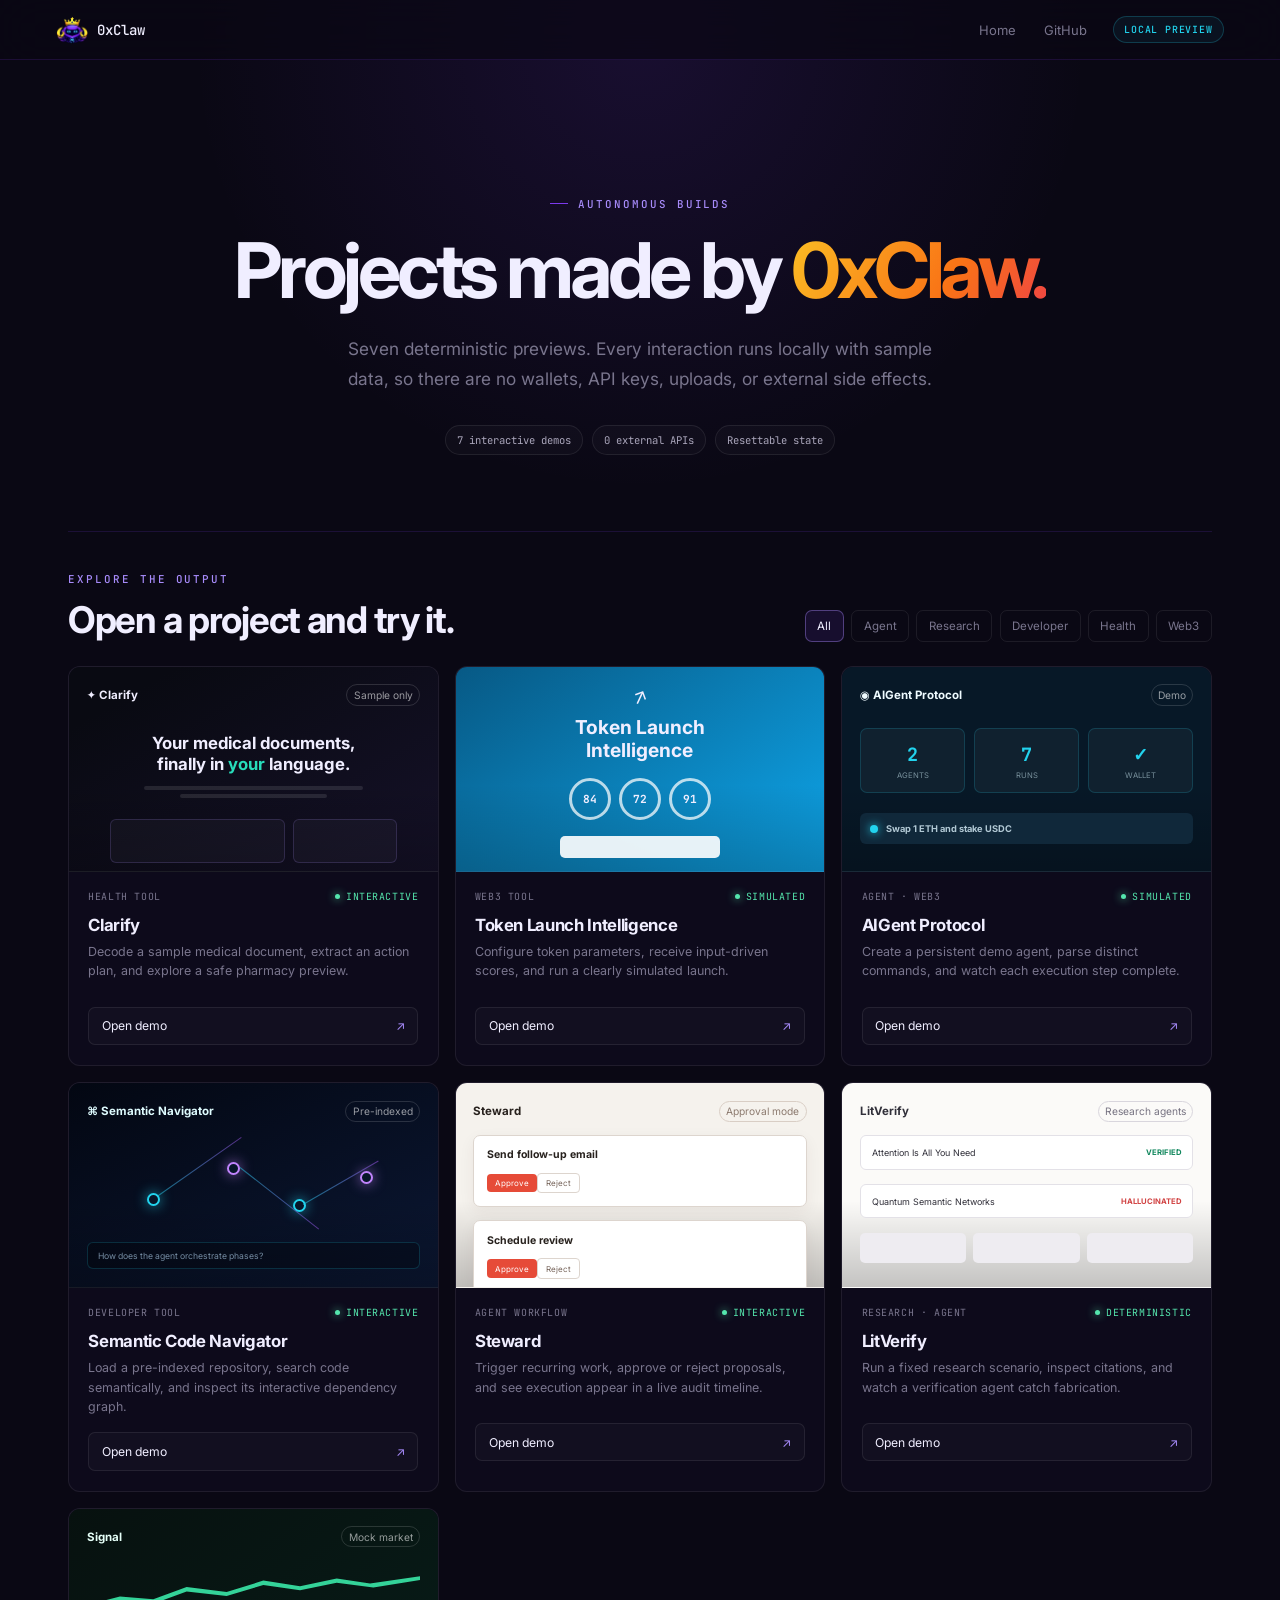
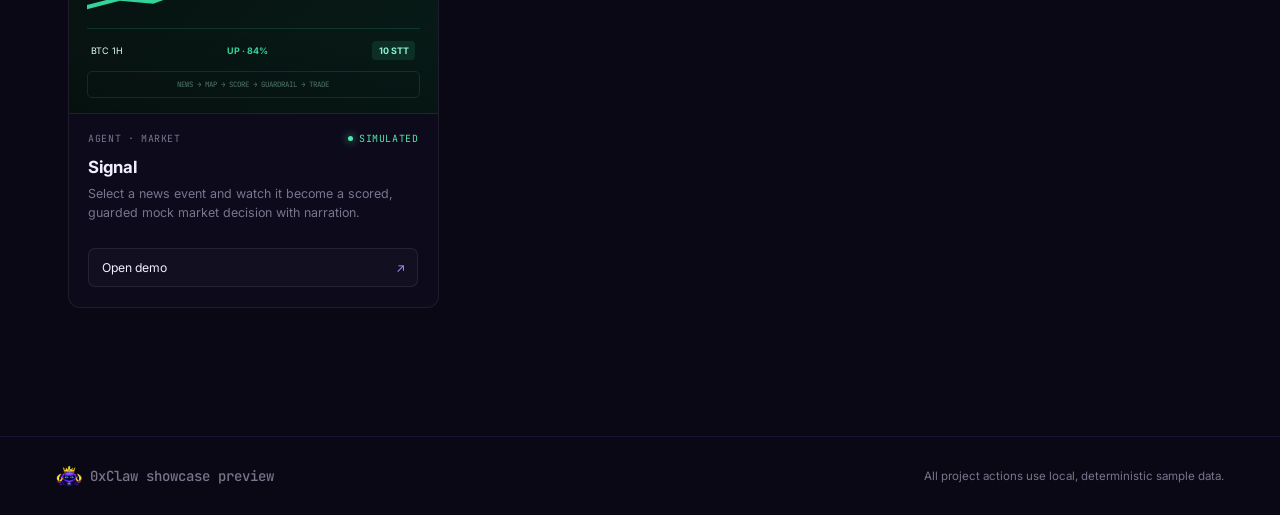
<file: showcase.html>
<!DOCTYPE html>
<html lang="en">
<head>
  <meta charset="UTF-8" />
  <meta name="viewport" content="width=device-width, initial-scale=1.0" />
  <title>0xClaw — Project Showcase</title>
  <meta name="description" content="Interactive, deterministic previews of projects built by 0xClaw." />
  <link rel="icon" href="assets/0xclaw_logo.png" type="image/png" />
  <link rel="preconnect" href="https://fonts.googleapis.com" />
  <link rel="preconnect" href="https://fonts.gstatic.com" crossorigin />
  <link href="https://fonts.googleapis.com/css2?family=Inter:wght@400;500;600;700;800&family=JetBrains+Mono:wght@400;500&display=swap" rel="stylesheet" />
  <link rel="stylesheet" href="showcase.css" />
</head>
<body>
  <nav>
    <a class="nav-brand" href="index.html">
      <img src="assets/0xclaw_logo.png" alt="0xClaw logo" />
      <span>0xClaw</span>
    </a>
    <div class="nav-actions">
      <a class="nav-link" href="index.html">Home</a>
      <a class="nav-link" href="https://github.com/0xclaw-ai/0xClaw" target="_blank" rel="noopener">GitHub</a>
      <span class="preview-label">Local preview</span>
    </div>
  </nav>

  <main>
    <header class="showcase-hero">
      <p class="eyebrow"><span></span> Autonomous builds</p>
      <h1>Projects made by <em>0xClaw.</em></h1>
      <p class="intro">
        Seven deterministic previews. Every interaction runs locally with sample data,
        so there are no wallets, API keys, uploads, or external side effects.
      </p>
      <div class="proof-row" aria-label="Showcase properties">
        <span>7 interactive demos</span>
        <span>0 external APIs</span>
        <span>Resettable state</span>
      </div>
    </header>

    <section class="gallery" aria-labelledby="gallery-title">
      <div class="gallery-head">
        <div>
          <p class="section-kicker">Explore the output</p>
          <h2 id="gallery-title">Open a project and try it.</h2>
        </div>
        <div class="filters" role="group" aria-label="Filter projects">
          <button class="filter active" data-filter="all">All</button>
          <button class="filter" data-filter="agent">Agent</button>
          <button class="filter" data-filter="research">Research</button>
          <button class="filter" data-filter="developer">Developer</button>
          <button class="filter" data-filter="health">Health</button>
          <button class="filter" data-filter="web3">Web3</button>
        </div>
      </div>

      <div class="project-grid">
        <article class="project-card" data-category="health">
          <div class="card-preview preview-clarify">
            <div class="mini-top"><b>✦ Clarify</b><span>Sample only</span></div>
            <div class="clarify-copy">
              <strong>Your medical documents,<br />finally in <i>your</i> language.</strong>
              <span></span><span></span>
            </div>
            <div class="mini-columns"><div></div><div></div></div>
          </div>
          <div class="card-body">
            <div class="card-meta"><span>Health tool</span><span class="ready-dot">Interactive</span></div>
            <h3>Clarify</h3>
            <p>Decode a sample medical document, extract an action plan, and explore a safe pharmacy preview.</p>
            <button class="open-demo" data-demo="demos/clarify/index.html" data-title="Clarify">Open demo <span>↗</span></button>
          </div>
        </article>

        <article class="project-card" data-category="web3">
          <div class="card-preview preview-token">
            <div class="rocket">↗</div>
            <strong>Token Launch<br />Intelligence</strong>
            <div class="score-row"><span>84</span><span>72</span><span>91</span></div>
            <div class="preview-button"></div>
          </div>
          <div class="card-body">
            <div class="card-meta"><span>Web3 tool</span><span class="ready-dot">Simulated</span></div>
            <h3>Token Launch Intelligence</h3>
            <p>Configure token parameters, receive input-driven scores, and run a clearly simulated launch.</p>
            <button class="open-demo" data-demo="demos/token/index.html" data-title="Token Launch Intelligence">Open demo <span>↗</span></button>
          </div>
        </article>

        <article class="project-card" data-category="web3 agent">
          <div class="card-preview preview-aigent">
            <div class="mini-top"><b>◉ AIGent Protocol</b><span>Demo</span></div>
            <div class="agent-metrics"><span>2<small>Agents</small></span><span>7<small>Runs</small></span><span>✓<small>Wallet</small></span></div>
            <div class="command-line"><i></i><b>Swap 1 ETH and stake USDC</b></div>
          </div>
          <div class="card-body">
            <div class="card-meta"><span>Agent · Web3</span><span class="ready-dot">Simulated</span></div>
            <h3>AIGent Protocol</h3>
            <p>Create a persistent demo agent, parse distinct commands, and watch each execution step complete.</p>
            <button class="open-demo" data-demo="demos/aigent/index.html" data-title="AIGent Protocol">Open demo <span>↗</span></button>
          </div>
        </article>

        <article class="project-card" data-category="developer">
          <div class="card-preview preview-semantic">
            <div class="mini-top"><b>⌘ Semantic Navigator</b><span>Pre-indexed</span></div>
            <div class="graph">
              <i style="--x:18%;--y:55%"></i><i style="--x:42%;--y:27%"></i><i style="--x:62%;--y:61%"></i><i style="--x:82%;--y:35%"></i>
              <span></span><span></span><span></span>
            </div>
            <div class="search-pill">How does the agent orchestrate phases?</div>
          </div>
          <div class="card-body">
            <div class="card-meta"><span>Developer tool</span><span class="ready-dot">Interactive</span></div>
            <h3>Semantic Code Navigator</h3>
            <p>Load a pre-indexed repository, search code semantically, and inspect its interactive dependency graph.</p>
            <button class="open-demo" data-demo="demos/semantic/index.html" data-title="Semantic Code Navigator">Open demo <span>↗</span></button>
          </div>
        </article>

        <article class="project-card" data-category="agent">
          <div class="card-preview preview-steward">
            <div class="mini-top"><b>Steward</b><span>Approval mode</span></div>
            <div class="approval-card"><strong>Send follow-up email</strong><span>Approve</span><i>Reject</i></div>
            <div class="approval-card"><strong>Schedule review</strong><span>Approve</span><i>Reject</i></div>
          </div>
          <div class="card-body">
            <div class="card-meta"><span>Agent workflow</span><span class="ready-dot">Interactive</span></div>
            <h3>Steward</h3>
            <p>Trigger recurring work, approve or reject proposals, and see execution appear in a live audit timeline.</p>
            <button class="open-demo" data-demo="demos/steward/index.html" data-title="Steward">Open demo <span>↗</span></button>
          </div>
        </article>

        <article class="project-card" data-category="research agent">
          <div class="card-preview preview-litverify">
            <div class="mini-top"><b>LitVerify</b><span>Research agents</span></div>
            <div class="paper-line"><span>Attention Is All You Need</span><b>Verified</b></div>
            <div class="paper-line"><span>Quantum Semantic Networks</span><b class="bad">Hallucinated</b></div>
            <div class="cost-line"><i></i><i></i><i></i></div>
          </div>
          <div class="card-body">
            <div class="card-meta"><span>Research · Agent</span><span class="ready-dot">Deterministic</span></div>
            <h3>LitVerify</h3>
            <p>Run a fixed research scenario, inspect citations, and watch a verification agent catch fabrication.</p>
            <button class="open-demo" data-demo="demos/litverify/index.html" data-title="LitVerify">Open demo <span>↗</span></button>
          </div>
        </article>

        <article class="project-card" data-category="agent web3">
          <div class="card-preview preview-signal">
            <div class="mini-top"><b>Signal</b><span>Mock market</span></div>
            <div class="signal-chart"><i></i></div>
            <div class="trade-row"><span>BTC 1H</span><strong>UP · 84%</strong><b>10 STT</b></div>
            <div class="ticker">NEWS → MAP → SCORE → GUARDRAIL → TRADE</div>
          </div>
          <div class="card-body">
            <div class="card-meta"><span>Agent · Market</span><span class="ready-dot">Simulated</span></div>
            <h3>Signal</h3>
            <p>Select a news event and watch it become a scored, guarded mock market decision with narration.</p>
            <button class="open-demo" data-demo="demos/signal/index.html" data-title="Signal">Open demo <span>↗</span></button>
          </div>
        </article>
      </div>
    </section>
  </main>

  <footer>
    <div class="footer-brand">
      <img src="assets/0xclaw_logo.png" alt="0xClaw" />
      <span>0xClaw showcase preview</span>
    </div>
    <p>All project actions use local, deterministic sample data.</p>
  </footer>

  <dialog class="demo-dialog" id="demo-dialog">
    <div class="dialog-shell">
      <div class="dialog-bar">
        <div class="window-dots" aria-hidden="true"><i></i><i></i><i></i></div>
        <div class="dialog-title">
          <strong id="dialog-title">Project demo</strong>
          <span>LOCAL SIMULATION</span>
        </div>
        <div class="dialog-actions">
          <button id="reload-demo" type="button" title="Reset demo">Reset</button>
          <a id="open-full" href="#" target="_blank" rel="noopener">Open full screen</a>
          <button id="close-demo" class="close-demo" type="button" aria-label="Close demo">×</button>
        </div>
      </div>
      <iframe id="demo-frame" title="Interactive project demo" sandbox="allow-scripts"></iframe>
    </div>
  </dialog>

  <script src="showcase.js"></script>
</body>
</html>
</file>
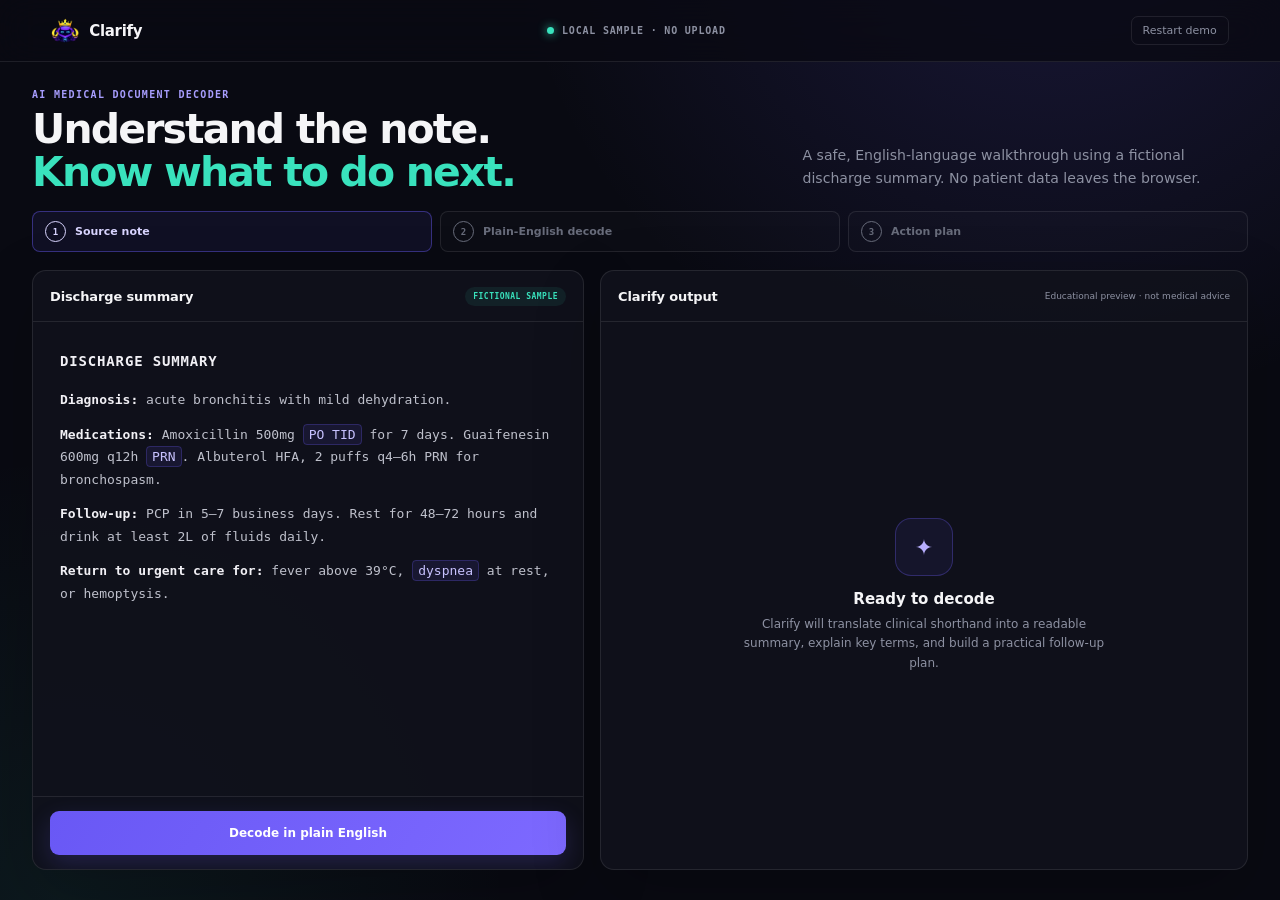
<file: demos/clarify/record.html>
<!doctype html>
<html lang="en">
<head>
  <meta charset="utf-8">
  <meta name="viewport" content="width=device-width, initial-scale=1">
  <title>Clarify — Recording Demo</title>
  <link rel="icon" href="/assets/0xclaw_logo.png" type="image/png">
  <style>
    :root {
      color-scheme: dark;
      --bg: #090a12;
      --surface: #11121c;
      --surface-2: #0d0e16;
      --line: rgba(255,255,255,.09);
      --text: #f5f5f7;
      --muted: #8d91a2;
      --accent: #6d5dfc;
      --accent-2: #39e2bd;
      --warning: #f6bd52;
      --danger: #ef6a72;
    }
    *, *::before, *::after { box-sizing: border-box; margin: 0; padding: 0; }
    html, body { min-height: 100%; }
    body {
      min-height: 100vh;
      overflow: hidden;
      background:
        radial-gradient(circle at 82% -14%, rgba(109,93,252,.17), transparent 34rem),
        radial-gradient(circle at 5% 100%, rgba(57,226,189,.07), transparent 28rem),
        var(--bg);
      color: var(--text);
      font-family: Inter, ui-sans-serif, system-ui, -apple-system, BlinkMacSystemFont, "Segoe UI", sans-serif;
      -webkit-font-smoothing: antialiased;
    }
    button { font: inherit; color: inherit; }
    .topbar {
      height: 62px;
      display: flex;
      align-items: center;
      justify-content: space-between;
      padding: 0 clamp(24px, 4vw, 64px);
      border-bottom: 1px solid var(--line);
      background: rgba(9,10,18,.78);
      backdrop-filter: blur(18px);
    }
    .brand { display: flex; align-items: center; gap: 10px; font-size: 15px; font-weight: 760; letter-spacing: -.02em; }
    .brand img { width: 28px; height: 28px; object-fit: contain; }
    .safe-label { display: flex; align-items: center; gap: 8px; color: var(--muted); font: 650 10px ui-monospace, SFMono-Regular, Menlo, monospace; letter-spacing: .08em; text-transform: uppercase; }
    .safe-label::before { content: ""; width: 7px; height: 7px; border-radius: 50%; background: var(--accent-2); box-shadow: 0 0 10px var(--accent-2); }
    .restart { padding: 7px 11px; border: 1px solid var(--line); border-radius: 7px; color: var(--muted); background: transparent; cursor: pointer; font-size: 11px; }
    .restart:hover { color: var(--text); border-color: rgba(109,93,252,.48); }
    main {
      height: calc(100vh - 62px);
      width: min(1520px, calc(100% - 64px));
      margin: 0 auto;
      padding: clamp(22px, 3vh, 34px) 0 30px;
      display: flex;
      flex-direction: column;
      gap: clamp(14px, 2vh, 20px);
    }
    .intro { display: grid; grid-template-columns: minmax(0,1.25fr) minmax(320px,.75fr); align-items: end; gap: 28px; }
    .kicker { color: #a79dfd; font: 700 10px ui-monospace, SFMono-Regular, Menlo, monospace; letter-spacing: .13em; text-transform: uppercase; }
    h1 { margin-top: 8px; font-size: clamp(29px, 3.2vw, 48px); line-height: 1.04; letter-spacing: -.045em; }
    h1 em { color: var(--accent-2); font-style: normal; }
    .intro-copy { padding-bottom: 3px; color: var(--muted); font-size: clamp(12px, 1.1vw, 15px); line-height: 1.65; }
    .steps { display: grid; grid-template-columns: repeat(3,1fr); gap: 8px; }
    .step { display: flex; align-items: center; gap: 9px; padding: 9px 12px; border: 1px solid var(--line); border-radius: 8px; color: #686c7b; background: rgba(255,255,255,.016); transition: .3s ease; }
    .step i { width: 21px; height: 21px; display: grid; place-items: center; flex: 0 0 21px; border: 1px solid currentColor; border-radius: 50%; font: 700 9px ui-monospace, monospace; font-style: normal; }
    .step span { font-size: 11px; font-weight: 650; }
    .step.active { color: #d9d5ff; border-color: rgba(109,93,252,.42); background: rgba(109,93,252,.08); }
    .step.done { color: var(--accent-2); border-color: rgba(57,226,189,.25); background: rgba(57,226,189,.045); }
    .workspace { min-height: 0; flex: 1; display: grid; grid-template-columns: minmax(0,.92fr) minmax(0,1.08fr); gap: 16px; }
    .panel { min-height: 0; overflow: hidden; border: 1px solid var(--line); border-radius: 14px; background: rgba(17,18,28,.92); box-shadow: 0 24px 70px rgba(0,0,0,.2); }
    .panel-head { min-height: 51px; display: flex; align-items: center; justify-content: space-between; gap: 14px; padding: 12px 17px; border-bottom: 1px solid var(--line); }
    .panel-head h2 { font-size: 13px; letter-spacing: -.01em; }
    .badge { padding: 5px 8px; border-radius: 999px; color: var(--accent-2); background: rgba(57,226,189,.08); font: 700 8px ui-monospace, monospace; letter-spacing: .06em; text-transform: uppercase; }
    .source-panel { display: flex; flex-direction: column; }
    .note { flex: 1; overflow: auto; padding: clamp(18px, 2.3vw, 27px); color: #bfc1cc; font: 13px/1.73 ui-monospace, SFMono-Regular, Menlo, monospace; }
    .note-title { margin-bottom: 16px; color: #f1f0f5; font-size: 14px; font-weight: 750; letter-spacing: .06em; }
    .note p + p { margin-top: 12px; }
    .note b { color: #f1f0f5; }
    .jargon { padding: 2px 5px; border: 1px solid rgba(109,93,252,.25); border-radius: 4px; color: #c8c2ff; background: rgba(109,93,252,.1); }
    .source-action { padding: 14px 17px; border-top: 1px solid var(--line); }
    .primary {
      width: 100%;
      min-height: 44px;
      border: 0;
      border-radius: 9px;
      color: #fff;
      background: linear-gradient(120deg, #6958f5, #7d69ff);
      box-shadow: 0 9px 24px rgba(109,93,252,.2);
      cursor: pointer;
      font-size: 12px;
      font-weight: 760;
      transition: transform .16s, filter .16s;
    }
    .primary:hover { transform: translateY(-1px); filter: brightness(1.08); }
    .primary:disabled { opacity: .66; cursor: wait; transform: none; }
    .result-panel { display: flex; flex-direction: column; }
    .result-stage { position: relative; min-height: 0; flex: 1; overflow: auto; }
    .empty { position: absolute; inset: 0; display: grid; place-items: center; padding: 30px; text-align: center; }
    .empty-mark { width: 58px; height: 58px; display: grid; place-items: center; margin: 0 auto 14px; border: 1px solid rgba(109,93,252,.3); border-radius: 16px; color: #b8afff; background: rgba(109,93,252,.08); font-size: 22px; }
    .empty h3 { font-size: 15px; }
    .empty p { max-width: 370px; margin-top: 7px; color: var(--muted); font-size: 12px; line-height: 1.6; }
    .loading { position: absolute; inset: 0; display: none; place-items: center; padding: 30px; text-align: center; background: rgba(13,14,22,.92); }
    .loading.show { display: grid; }
    .loader { width: 34px; height: 34px; margin: 0 auto 13px; border: 2px solid rgba(255,255,255,.12); border-top-color: var(--accent-2); border-radius: 50%; animation: spin .72s linear infinite; }
    .loading b { font-size: 13px; }
    .loading p { margin-top: 6px; color: var(--muted); font-size: 11px; }
    @keyframes spin { to { transform: rotate(360deg); } }
    .screen { display: none; min-height: 100%; padding: clamp(17px, 2.1vw, 25px); animation: reveal .38s ease both; }
    .screen.show { display: block; }
    @keyframes reveal { from { opacity: 0; transform: translateY(8px); } }
    .screen-label { color: var(--accent-2); font: 700 9px ui-monospace, monospace; letter-spacing: .1em; text-transform: uppercase; }
    .summary { margin-top: 9px; color: #e1e2e8; font-size: clamp(13px,1.1vw,16px); line-height: 1.62; }
    .glossary { display: grid; grid-template-columns: repeat(3,1fr); gap: 8px; margin-top: 14px; }
    .term { padding: 11px; border: 1px solid var(--line); border-radius: 9px; background: rgba(255,255,255,.023); }
    .term b { display: block; color: var(--accent-2); font: 750 11px ui-monospace, monospace; }
    .term p { margin-top: 5px; color: var(--muted); font-size: 10px; line-height: 1.45; }
    .warning { margin-top: 11px; padding: 10px 12px; border-left: 2px solid var(--warning); border-radius: 0 7px 7px 0; color: #ddcfae; background: rgba(246,189,82,.055); font-size: 10px; line-height: 1.5; }
    .next-button { width: auto; min-height: 39px; margin-top: 13px; padding: 0 16px; }
    .plan-grid { display: grid; grid-template-columns: repeat(2,1fr); gap: 8px; margin-top: 12px; }
    .plan-card { padding: 11px 12px; border: 1px solid var(--line); border-radius: 9px; background: rgba(255,255,255,.022); }
    .plan-card h3 { color: var(--accent-2); font-size: 11px; }
    .plan-card p { margin-top: 4px; color: var(--muted); font-size: 9.5px; line-height: 1.48; }
    .timeline-title { margin-top: 13px; font-size: 11px; }
    .timeline { display: grid; grid-template-columns: repeat(3,1fr); gap: 8px; margin-top: 8px; }
    .time { position: relative; padding: 10px; border: 1px solid var(--line); border-radius: 8px; background: #0e0f18; }
    .time span { color: #b8afff; font: 750 9px ui-monospace, monospace; }
    .time p { margin-top: 4px; color: #b7b9c5; font-size: 9px; line-height: 1.4; }
    .disclaimer { color: var(--muted); font-size: 9px; }
    .toast { position: fixed; right: 22px; bottom: 22px; z-index: 10; padding: 10px 13px; border: 1px solid rgba(57,226,189,.24); border-radius: 8px; color: #d8fff4; background: #10201b; font-size: 10px; transform: translateY(16px); opacity: 0; transition: .22s ease; }
    .toast.show { transform: none; opacity: 1; }
    @media (max-height: 820px) and (min-width: 900px) {
      main { width: min(1520px, calc(100% - 44px)); padding-top: 16px; gap: 11px; }
      h1 { font-size: 34px; }
      .intro-copy { font-size: 12px; }
      .step { padding-block: 7px; }
      .note { padding-block: 16px; font-size: 11.5px; line-height: 1.58; }
      .note p + p { margin-top: 8px; }
      .panel-head { min-height: 44px; padding-block: 9px; }
      .source-action { padding-block: 10px; }
      .primary { min-height: 38px; }
      .screen { padding: 15px 18px; }
      .summary { font-size: 12px; }
      .glossary { margin-top: 9px; }
      .term { padding: 8px; }
      .warning, .next-button, .plan-grid, .timeline-title { margin-top: 8px; }
      .plan-card { padding: 8px 10px; }
      .timeline { margin-top: 6px; }
    }
    @media (max-width: 860px) {
      body { overflow: auto; }
      main { height: auto; width: min(100% - 24px, 760px); }
      .intro, .workspace { grid-template-columns: 1fr; }
      .workspace { min-height: 1040px; }
      .source-panel, .result-panel { min-height: 500px; }
      .steps { grid-template-columns: 1fr; }
      .glossary, .timeline { grid-template-columns: 1fr; }
    }
    @media (prefers-reduced-motion: reduce) { *, *::before, *::after { animation-duration: .01ms !important; transition-duration: .01ms !important; } }
  </style>
</head>
<body>
  <header class="topbar">
    <div class="brand"><img src="/assets/0xclaw_logo.png" alt="0xClaw"><span>Clarify</span></div>
    <div class="safe-label">Local sample · no upload</div>
    <button class="restart" id="restart">Restart demo</button>
  </header>

  <main>
    <section class="intro">
      <div><p class="kicker">AI medical document decoder</p><h1>Understand the note.<br><em>Know what to do next.</em></h1></div>
      <p class="intro-copy">A safe, English-language walkthrough using a fictional discharge summary. No patient data leaves the browser.</p>
    </section>

    <div class="steps" aria-label="Demo progress">
      <div class="step active" data-progress="1"><i>1</i><span>Source note</span></div>
      <div class="step" data-progress="2"><i>2</i><span>Plain-English decode</span></div>
      <div class="step" data-progress="3"><i>3</i><span>Action plan</span></div>
    </div>

    <section class="workspace">
      <article class="panel source-panel">
        <div class="panel-head"><h2>Discharge summary</h2><span class="badge">Fictional sample</span></div>
        <div class="note">
          <div class="note-title">DISCHARGE SUMMARY</div>
          <p><b>Diagnosis:</b> acute bronchitis with mild dehydration.</p>
          <p><b>Medications:</b> Amoxicillin 500mg <span class="jargon">PO TID</span> for 7 days. Guaifenesin 600mg q12h <span class="jargon">PRN</span>. Albuterol HFA, 2 puffs q4–6h PRN for bronchospasm.</p>
          <p><b>Follow-up:</b> PCP in 5–7 business days. Rest for 48–72 hours and drink at least 2L of fluids daily.</p>
          <p><b>Return to urgent care for:</b> fever above 39°C, <span class="jargon">dyspnea</span> at rest, or hemoptysis.</p>
        </div>
        <div class="source-action"><button class="primary" id="decode">Decode in plain English</button></div>
      </article>

      <article class="panel result-panel">
        <div class="panel-head"><h2 id="resultTitle">Clarify output</h2><span class="disclaimer">Educational preview · not medical advice</span></div>
        <div class="result-stage">
          <div class="empty" id="emptyState"><div><div class="empty-mark">✦</div><h3>Ready to decode</h3><p>Clarify will translate clinical shorthand into a readable summary, explain key terms, and build a practical follow-up plan.</p></div></div>
          <div class="loading" id="loading"><div><div class="loader"></div><b id="loadingTitle">Reading the clinical note…</b><p>Finding medications, instructions, and warning signs</p></div></div>

          <section class="screen" id="decodeScreen">
            <p class="screen-label">Plain-English summary</p>
            <p class="summary">This is a discharge note for bronchitis and mild dehydration. It lists three medicines, asks the patient to rest and drink more water, and schedules a primary-care follow-up within one week.</p>
            <div class="glossary">
              <article class="term"><b>PO TID</b><p>Take the medicine by mouth three times a day.</p></article>
              <article class="term"><b>PRN</b><p>Use only when needed.</p></article>
              <article class="term"><b>Dyspnea</b><p>Shortness of breath or difficulty breathing.</p></article>
            </div>
            <div class="warning">Seek urgent medical care for trouble breathing while resting, coughing up blood, or a fever above 39°C.</div>
            <button class="primary next-button" id="buildPlan">Build the action plan →</button>
          </section>

          <section class="screen" id="planScreen">
            <p class="screen-label">Personal action plan</p>
            <div class="plan-grid">
              <article class="plan-card"><h3>Amoxicillin</h3><p>500mg by mouth, three times daily for 7 days. Finish the full course.</p></article>
              <article class="plan-card"><h3>Guaifenesin</h3><p>600mg every 12 hours as needed. Drink water with it.</p></article>
              <article class="plan-card"><h3>Albuterol inhaler</h3><p>Two puffs every 4–6 hours as needed for chest tightness.</p></article>
              <article class="plan-card"><h3>Follow-up</h3><p>Book a primary-care appointment within 5–7 business days.</p></article>
            </div>
            <h3 class="timeline-title">What happens next</h3>
            <div class="timeline">
              <article class="time"><span>NOW</span><p>Start medicines, increase fluids, and rest.</p></article>
              <article class="time"><span>48–72 HOURS</span><p>Resume normal activity only if symptoms improve.</p></article>
              <article class="time"><span>DAY 7</span><p>Finish the antibiotic course and attend follow-up.</p></article>
            </div>
          </section>
        </div>
      </article>
    </section>
  </main>
  <div class="toast" id="toast"></div>

  <script>
    (function () {
      var empty = document.getElementById("emptyState");
      var loading = document.getElementById("loading");
      var decodeScreen = document.getElementById("decodeScreen");
      var planScreen = document.getElementById("planScreen");
      var decode = document.getElementById("decode");
      var toastTimer;

      function setProgress(value) {
        document.querySelectorAll("[data-progress]").forEach(function (step) {
          var number = Number(step.dataset.progress);
          step.classList.toggle("active", number === value);
          step.classList.toggle("done", number < value);
          step.querySelector("i").textContent = number < value ? "✓" : String(number);
        });
      }

      function showToast(message) {
        var toast = document.getElementById("toast");
        toast.textContent = message;
        toast.classList.add("show");
        clearTimeout(toastTimer);
        toastTimer = setTimeout(function () { toast.classList.remove("show"); }, 1900);
      }

      function showLoading(title) {
        empty.style.display = "none";
        decodeScreen.classList.remove("show");
        planScreen.classList.remove("show");
        document.getElementById("loadingTitle").textContent = title;
        loading.classList.add("show");
      }

      decode.addEventListener("click", function () {
        decode.disabled = true;
        decode.textContent = "Decoding sample…";
        showLoading("Reading the clinical note…");
        setTimeout(function () { document.getElementById("loadingTitle").textContent = "Explaining clinical shorthand…"; }, 520);
        setTimeout(function () {
          loading.classList.remove("show");
          decodeScreen.classList.add("show");
          document.getElementById("resultTitle").textContent = "Plain-English decode";
          decode.textContent = "Decoded ✓";
          setProgress(2);
          showToast("The discharge note is now easier to understand.");
        }, 1150);
      });

      document.getElementById("buildPlan").addEventListener("click", function () {
        showLoading("Turning instructions into next steps…");
        setTimeout(function () {
          loading.classList.remove("show");
          planScreen.classList.add("show");
          document.getElementById("resultTitle").textContent = "Action plan";
          setProgress(3);
          showToast("Medication and follow-up plan ready.");
        }, 980);
      });

      document.getElementById("restart").addEventListener("click", function () {
        empty.style.display = "grid";
        loading.classList.remove("show");
        decodeScreen.classList.remove("show");
        planScreen.classList.remove("show");
        decode.disabled = false;
        decode.textContent = "Decode in plain English";
        document.getElementById("resultTitle").textContent = "Clarify output";
        setProgress(1);
        showToast("Demo restarted.");
      });
    }());
  </script>
</body>
</html>
</file>
<file: redesign.css>
@font-face {
  font-family: 'Bodoni Moda';
  font-style: normal;
  font-weight: 600;
  font-display: swap;
  src: url(assets/fonts/editorial-0.ttf) format('truetype');
}
@font-face {
  font-family: 'Bodoni Moda';
  font-style: normal;
  font-weight: 700;
  font-display: swap;
  src: url(assets/fonts/editorial-1.ttf) format('truetype');
}
@font-face {
  font-family: 'DM Sans';
  font-style: normal;
  font-weight: 400;
  font-display: swap;
  src: url(assets/fonts/editorial-2.ttf) format('truetype');
}
@font-face {
  font-family: 'DM Sans';
  font-style: normal;
  font-weight: 500;
  font-display: swap;
  src: url(assets/fonts/editorial-3.ttf) format('truetype');
}
@font-face {
  font-family: 'DM Sans';
  font-style: normal;
  font-weight: 600;
  font-display: swap;
  src: url(assets/fonts/editorial-4.ttf) format('truetype');
}

:root{--ink:#302044;--secondary:#514962;--action:#493064;--gutter:clamp(22px,4.5vw,72px);--scroll-tint:0;--motion:900ms;--ease:cubic-bezier(.22,.61,.36,1)}
*{box-sizing:border-box}html{scroll-behavior:smooth;scroll-padding-top:28px}body{margin:0;color:var(--ink);background:#e8e1ef;font:18px/1.6 'DM Sans',sans-serif;-webkit-font-smoothing:antialiased;isolation:isolate}body::before,body::after{content:'';position:fixed;inset:0;pointer-events:none;z-index:-1}body::before{background:linear-gradient(135deg,#f0eaf3 0%,#e1d9ed 34%,#c4d0e5 65%,#7ba7cc 100%)}body::after{background:linear-gradient(135deg,#d4cee7,#92b1d7 70%,#4d85b6);opacity:var(--scroll-tint);will-change:opacity}
h1,h2,h3,p,figure{margin:0}h1,h2,h3{font-family:'Bodoni Moda',Georgia,serif;font-weight:600;font-optical-sizing:auto}h1{font-size:clamp(65px,6.5vw,100px);line-height:1.08;letter-spacing:-.055em}h2{font-size:clamp(38px,3.7vw,56px);line-height:1.13;letter-spacing:-.04em}h3{font-size:28px;line-height:1.25;letter-spacing:-.025em}p{max-width:60ch}a{color:inherit;text-decoration:none}img{display:block;max-width:100%;height:auto}a,button,summary{touch-action:manipulation}button,a,summary,video{-webkit-tap-highlight-color:transparent}:is(a,button,summary,video):focus-visible{outline:3px solid #705697;outline-offset:5px}.frame{width:calc(100% - var(--gutter)*2);max-width:1440px;margin-inline:auto}.skip{position:absolute;top:-100px;left:20px;background:var(--ink);color:white;padding:14px;z-index:5}.skip:focus{top:10px}.sr-only{position:absolute;width:1px;height:1px;overflow:hidden;clip-path:inset(50%);white-space:nowrap}
.site-header{min-height:112px;display:flex;align-items:center;justify-content:space-between;gap:32px}.brand{display:flex;align-items:center;min-height:44px;flex-shrink:0}.brand img{width:182px}.site-header nav{display:flex;align-items:center;gap:32px;font-size:16px;font-weight:500}.site-header nav>a{display:inline-flex;align-items:center;min-height:44px}.site-header nav>a:not(.button):hover,.footer nav a:hover{text-decoration:underline;text-underline-offset:6px}.button{display:inline-flex;align-items:center;justify-content:center;min-height:50px;padding:12px 22px;background:var(--action);color:#f8edcc;font-size:16px;line-height:1.5;border-radius:2px;transition:transform .2s,background-color .2s}.button:hover{background:#634582;transform:translateY(-2px)}.button:active{transform:none}.text-link{display:inline-flex;align-items:center;min-height:44px;text-decoration:underline;text-underline-offset:5px;text-decoration-thickness:1px;font-size:16px}.text-link:hover{color:#704d91}
.hero{display:grid;grid-template-columns:1fr 1.05fr;gap:60px;align-items:center;padding-block:65px 70px}.hero-copy>p:not(.hero-foot){max-width:37ch;margin-top:28px;font-size:19px}.actions{display:flex;align-items:center;flex-wrap:wrap;gap:24px;margin-top:32px}.hero-foot{font-size:14px;color:var(--secondary);margin-top:32px}.hero-art{min-width:0}.headline-stack{display:grid;color:#72528d}.headline-stage{grid-area:1/1;white-space:nowrap;opacity:0;transform:translateY(8px);transition:opacity var(--motion) var(--ease),transform var(--motion) var(--ease);pointer-events:none}.headline-stage.is-active{opacity:1;transform:translateY(0)}.art-window{position:relative;aspect-ratio:1.05;overflow:hidden;border-radius:46% 46% 0 0;isolation:isolate;background:#c8c1cc}.art-slide{position:absolute;inset:0;opacity:0;transition:opacity var(--motion) var(--ease);pointer-events:none}.art-slide.is-active{opacity:1;pointer-events:auto}.art-slide img{width:100%;height:100%;object-fit:cover}.art-label{position:absolute;bottom:22px;left:24px;right:24px;padding:14px 18px;background:#eee4d4ed;color:#302044}.art-label span{display:block;font-size:14px}.art-label strong{font:600 26px/1.3 'Bodoni Moda',serif}.stage-controls{display:flex;align-items:center;justify-content:space-between;gap:10px;margin-top:14px}.stage-controls>div{display:flex;gap:5px}.stage-controls button{position:relative;font:500 14px 'DM Sans',sans-serif;min-height:44px;background:none;border:0;color:var(--ink);padding:5px 10px;cursor:pointer}.stage-controls button[data-stage-button]::after{content:'';position:absolute;bottom:0;left:10px;right:10px;height:2px;background:#664486;transform:scaleX(0);transition:transform .4s var(--ease)}.stage-controls button[aria-pressed=true]::after{transform:scaleX(1)}.caption-stack{display:grid;margin-top:8px}.stage-caption{grid-area:1/1;font-size:14px;color:var(--secondary);min-height:46px;opacity:0;transition:opacity var(--motion) var(--ease)}.stage-caption.is-active{opacity:1}
.overview{padding-block:65px 108px}.section-intro{display:grid;grid-template-columns:1fr 1fr;gap:64px;align-items:end;margin-bottom:42px}.section-intro>p{max-width:430px;justify-self:end}.overview-film{max-width:1120px;margin-inline:auto}.overview-film video{aspect-ratio:30/17;width:100%;height:auto;background:transparent;display:block}.overview-film figcaption{display:flex;justify-content:space-between;gap:24px;margin-top:12px;font-size:14px;color:var(--secondary)}figcaption a{display:inline-flex;align-items:center;min-height:44px;text-decoration:underline;text-underline-offset:4px}.overview-film figcaption>span{padding-block:10px}
.process{padding-block:86px}.process-layout{display:grid;grid-template-columns:1fr 1fr;gap:100px}.process-heading>p{margin-top:28px;max-width:370px}.phases{margin-top:48px;max-width:365px}.phases p:first-child{font-size:16px;margin-bottom:10px}.phases p:last-child{font-size:16px;color:var(--secondary)}.process-steps{display:grid;gap:38px}.process-steps p{margin-top:14px;max-width:480px}.projects{padding-block:110px}.video-grid{display:grid;grid-template-columns:repeat(3,minmax(0,1fr));gap:36px 26px}.project-card video{display:block;width:100%;aspect-ratio:16/9;background:#302044;object-fit:contain}.project-card figcaption{display:flex;align-items:start;gap:12px;padding-top:16px}.project-card h3{font-size:25px;line-height:1.22}.project-card figcaption a{margin-left:auto;min-width:30px;min-height:36px;justify-content:center;text-decoration:none}.project-note{font-size:14px;margin-top:28px;color:var(--secondary)}
.story{padding-block:80px}.story-layout{display:grid;grid-template-columns:1.08fr 1fr;gap:80px}.story-copy p+p{margin-top:22px}.story-copy .text-link{margin-top:22px}.faq{display:grid;grid-template-columns:1fr 1.2fr;gap:80px;padding-block:104px}.questions{display:grid;gap:12px}.questions details{background:#ece7f238;padding:10px 24px}.questions summary{display:flex;align-items:center;justify-content:space-between;gap:20px;min-height:50px;list-style:none;font-size:18px;cursor:pointer}.questions summary::-webkit-details-marker{display:none}.questions summary::after{content:'+';font-size:24px;flex-shrink:0}.questions details[open] summary::after{content:'−'}.questions details p{font-size:16px;line-height:1.65;margin:6px 0 16px;max-width:54ch}.questions p a{text-decoration:underline;text-underline-offset:3px}.footer{padding-block:64px 24px}.footer-main{display:flex;align-items:center;justify-content:space-between;gap:40px}.footer-main h2{font-size:clamp(36px,4vw,58px)}.footer-bottom{display:flex;justify-content:space-between;align-items:center;gap:28px;margin-top:66px}.footer-bottom .brand img{width:148px}.footer-bottom p{font-size:14px;color:var(--secondary)}.footer nav{display:flex;gap:24px;font-size:14px}.footer nav a{display:inline-flex;align-items:center;min-height:44px}
@keyframes arrive{from{opacity:.5;transform:translateY(12px)}to{opacity:1;transform:translateY(0)}}.entered{animation:arrive .65s var(--ease) both}
@media(max-width:1050px){.site-header nav{gap:24px}.hero{gap:28px;padding-block:40px 76px}h1{font-size:clamp(44px,6.1vw,70px)}.hero-copy>p:not(.hero-foot){font-size:17px}.actions{gap:12px;margin-top:24px}.art-label{left:16px;right:16px;bottom:16px;padding:12px}.art-label strong{font-size:23px}.stage-controls button{padding-inline:6px;font-size:13px}.process-layout,.story-layout,.faq{gap:46px}.section-intro{gap:40px}.process-layout h2,.story-layout h2{font-size:38px}.video-grid{grid-template-columns:repeat(2,minmax(0,1fr))}.footer-bottom{flex-wrap:wrap}.footer-main .button{flex-shrink:0}}
@media(max-width:700px){:root{--gutter:22px}body{font-size:17px}.site-header{min-height:92px;gap:18px}.brand img{width:145px}.site-header nav{gap:18px;font-size:16px}.site-header nav a:first-child,.site-header .nav-cta{display:none}.hero{display:flex;flex-direction:column;gap:32px;padding-block:30px 46px;align-items:stretch}h1{font-size:clamp(42px,11.7vw,76px);line-height:1.12}h2{font-size:38px}h3{font-size:28px}.hero-copy>p:not(.hero-foot){max-width:36ch;margin-top:24px}.hero-foot{margin-top:24px}.actions{gap:22px;margin-top:26px}.art-window{aspect-ratio:1.13;border-radius:42% 42% 0 0}.art-label strong{font-size:24px}.stage-controls>div{gap:0}.stage-controls button{font-size:13px;padding-inline:8px}.overview{padding-block:24px 62px}.section-intro{display:block;margin-bottom:28px}.section-intro>p{margin-top:24px;font-size:17px;max-width:40ch}.overview-film figcaption{gap:12px}.overview-film figcaption>span{max-width:190px}.process{padding-block:54px}.process-layout{display:block}.process-heading>p{max-width:none;margin-top:24px}.phases{margin-top:28px;max-width:none}.process-steps{margin-top:44px;gap:30px}.process-steps p{margin-top:12px}.projects{padding-block:64px}.video-grid{grid-template-columns:1fr;gap:32px}.project-card h3{font-size:27px}.story{padding-block:54px}.story-layout{display:block}.story-layout h2{font-size:38px}.story-copy{margin-top:28px}.faq{display:block;padding-block:64px}.questions{margin-top:28px}.questions details{padding:9px 18px}.questions summary{font-size:17px}.footer{padding-block:46px 24px}.footer-main{display:block}.footer-main h2{font-size:36px}.footer-main .button{margin-top:26px}.footer-bottom{margin-top:46px;display:flex;flex-direction:column;align-items:start;gap:18px}.footer nav{gap:28px}.footer-bottom .brand img{width:145px}}
@media(prefers-reduced-motion:reduce){html{scroll-behavior:auto}*,*::before,*::after{animation:none!important;transition:none!important}.headline-stage{transform:none}body::after{opacity:0}}
/* Let outgoing words clear before the next phrase appears; images crossfade throughout. */
.headline-stage{transition:opacity .22s ease,transform .55s var(--ease)}.headline-stage.is-active{transition-delay:.22s}.stage-caption{transition:opacity .22s ease}.stage-caption.is-active{transition-delay:.22s}
/* Distinct section colours, feathered into the shared violet-blue canvas. */
.process,.story,.footer{position:relative;isolation:isolate}
.process::before,.story::before,.footer::before{content:'';position:absolute;inset:-55px 0;z-index:-1;pointer-events:none;background:linear-gradient(to bottom,transparent 0%,var(--section-tone) 120px,var(--section-tone) calc(100% - 120px),transparent 100%)}
.process{--section-tone:#e4d8b3;padding-block:120px}.story{--section-tone:#cec2df;padding-block:120px}.footer{--section-tone:#dfd2ad;padding-top:100px}.footer::before{inset:-55px 0 0;background:linear-gradient(to bottom,transparent,var(--section-tone) 130px)}
.motion-drawing{max-width:440px;margin-top:34px;color:#70568c}.motion-drawing svg{display:block;width:100%;height:auto;overflow:visible}.motion-drawing figcaption{font-size:14px;color:var(--secondary);margin-top:5px}.draft-grid{stroke:currentColor;stroke-width:.8;opacity:.23}.compass-rotor{stroke:#8c703d;stroke-width:1;opacity:.5;transform-origin:235px 160px;transform:rotate(calc(var(--draw-progress,.5)*35deg - 17.5deg))}.drawing-core{stroke:#70568c;stroke-width:1.2}.drawing-core circle{opacity:.35}.drawing-path{stroke:#7b5b3d;stroke-width:1.8;stroke-dasharray:1;stroke-dashoffset:calc(1 - var(--draw-progress,1));opacity:.85}.phase-node{fill:#70568c;stroke:#e4d8b3;stroke-width:3}.workflow-drawing+.phases{margin-top:24px}.process-layout{align-items:center}.process-steps article{padding:12px 0 12px 24px;position:relative}.process-steps article::before{content:'';position:absolute;left:0;top:18px;bottom:16px;width:2px;background:#80629c;transform:scaleY(var(--step-progress,1));transform-origin:top;opacity:.5}.story-layout{align-items:center}.story-drawing{max-width:440px;margin-top:32px}.orbit-mesh{stroke:#8d713f;stroke-width:.9;transform-origin:235px 135px;transform:rotate(calc(var(--draw-progress,.5)*24deg - 12deg))}.url-symbol,.folio-symbol{stroke:#70568c;stroke-width:1.7;stroke-linejoin:round}.secondary-path{stroke:#70568c;opacity:.5}.travel-dot{fill:#8d713f;opacity:.85}.reveal-word{display:inline-block;opacity:1;transform:none}.motion-ready .reveal-word{opacity:.45;transform:translateY(14px);transition:opacity .7s ease,transform .85s var(--ease);transition-delay:calc(var(--word)*65ms)}.motion-ready.is-revealed .reveal-word{opacity:1;transform:none}.story-copy p,.process-steps article{transition:opacity .65s ease,transform .75s var(--ease)}.motion-ready .story-copy p{opacity:.6;transform:translateY(12px)}.motion-ready.is-revealed .story-copy p{opacity:1;transform:none}.story-copy p:nth-child(2){transition-delay:.14s}.stage-controls{justify-content:flex-start}
@media(max-width:700px){.process,.story{padding-block:85px}.process::before,.story::before{inset:-35px 0;background:linear-gradient(to bottom,transparent,var(--section-tone) 85px,var(--section-tone) calc(100% - 85px),transparent)}.motion-drawing{max-width:340px;margin-top:26px}.process-steps article{padding-left:20px}.story-drawing{max-width:320px}.footer{padding-top:75px}}
@media(prefers-reduced-motion:reduce){.motion-ready .reveal-word,.motion-ready .story-copy p{opacity:1;transform:none}.compass-rotor,.orbit-mesh{transform:none}.drawing-path{stroke-dashoffset:0}.process-steps article::before{transform:none}}

/* The footer continues the page gradient; only workflow and story have tinted fields. */
.footer::before{content:none}.footer{--section-tone:transparent;background:transparent}
.overview .section-intro,.projects .section-intro{grid-template-columns:1fr}
.workflow-drawing{position:relative}.workflow-labels{position:absolute;left:49%;top:50%;width:39%;transform:translate(-50%,-50%);display:grid;text-align:center}.workflow-label{grid-area:1/1;align-self:center;font:600 25px/1.15 'Bodoni Moda',serif;color:var(--ink);opacity:0;transform:translateY(7px);transition:opacity .25s ease,transform .5s var(--ease)}.workflow-label.is-current{opacity:1;transform:none;transition-delay:.2s}.workflow-drawing .phase-node{opacity:.3!important;transition:opacity .4s,fill .4s,r .4s}.workflow-drawing .phase-node.is-current{opacity:1!important;fill:#6c438b;r:7}.workflow-drawing .phase-node.is-complete{opacity:.7!important}.workflow-drawing .drawing-path{stroke-dashoffset:calc(1 - var(--phase-progress,0));transition:stroke-dashoffset .8s var(--ease)}
@media(max-width:700px){.workflow-label{font-size:22px}}
@media(prefers-reduced-motion:reduce){.workflow-labels{position:static;transform:none;width:100%;display:flex;justify-content:center;flex-wrap:wrap;gap:8px 18px;margin-top:10px}.workflow-label{opacity:1;transform:none;font:14px/1.5 'DM Sans',sans-serif}.workflow-drawing .phase-node{opacity:1!important}.workflow-drawing .drawing-path{stroke-dashoffset:0}}

@font-face{font-family:'Bodoni Moda';font-style:italic;font-weight:600;font-display:swap;src:url('assets/fonts/bodoni-italic-600.ttf') format('truetype')}
/* Editorial emphasis: a real italic cut, with a pointer-responsive ink wash. */
body{font-size:19px}.site-header nav{font-size:17px}.button,.text-link{font-size:17px}.hero{grid-template-columns:1.08fr 1fr;gap:36px}h1{font-size:clamp(68px,6.8vw,104px)}h2{font-size:clamp(40px,3.9vw,60px)}h3{font-size:30px}.hero-copy>p:not(.hero-foot){font-size:20px}.hero-foot,.stage-caption,.overview-film figcaption,.motion-drawing figcaption,.project-note,.footer-bottom p,.footer nav{font-size:15px}.project-card h3{font-size:28px}.questions summary{font-size:19px}.questions details p{font-size:17px}.headline-stack{--ink-x:30%;--ink-y:50%;--ink-position:45%;padding-right:.08em}.headline-stage{font-style:italic;font-weight:600;letter-spacing:-.055em;color:#6951a0;background-image:radial-gradient(ellipse at var(--ink-x) var(--ink-y),#276d95 0%,transparent 58%),linear-gradient(110deg,#723e98 0%,#4d62a2 43%,#98467e 78%,#723e98 100%);background-size:160% 180%;background-position:var(--ink-position) 50%;background-clip:text;-webkit-background-clip:text;-webkit-text-fill-color:transparent;padding-right:.08em}.type-accent{font-style:italic;font-weight:600;color:#6550a2}.process .type-accent{color:#735094}.footer-main h2{font-size:clamp(38px,4.2vw,62px)}
@keyframes arrive{from{opacity:.35;transform:translateY(22px)}to{opacity:1;transform:translateY(0)}}.entered{animation-duration:.8s}
@media(max-width:1050px){.hero{gap:24px}h1{font-size:clamp(44px,6.35vw,72px)}.hero-copy>p:not(.hero-foot){font-size:18px}.process-layout h2,.story-layout h2{font-size:40px}.site-header nav{gap:20px}}
@media(max-width:700px){body{font-size:18px}.hero{gap:30px}h1{font-size:clamp(42px,12.2vw,78px)}h2{font-size:40px}.hero-copy>p:not(.hero-foot){font-size:18px}.site-header nav{font-size:16px;gap:18px}.section-intro>p{font-size:18px}.project-card h3{font-size:28px}.story-layout h2{font-size:40px}.questions summary{font-size:18px}.footer-main h2{font-size:38px}.stage-caption{font-size:14px}}
@media(forced-colors:active){.headline-stage{background:none;-webkit-text-fill-color:CanvasText;color:CanvasText}}
/* Preserve italic descenders inside the gradient clipping box. */
.headline-stage{padding-bottom:.16em;margin-bottom:-.16em}
.workflow-label{pointer-events:none}.workflow-label.is-current{pointer-events:auto}

/* Soft multicolour ink with a small, restrained pointer reflection. */
.headline-stage{position:relative;background-image:linear-gradient(108deg,#607fb4 0%,#648fa8 26%,#7e85b7 51%,#9a8ba4 73%,#9076ad 100%);background-size:100% 100%;background-position:0 0}
.headline-stage::before,.headline-stage::after{content:attr(data-ink);position:absolute;inset:0;box-sizing:border-box;padding:inherit;font:inherit;letter-spacing:inherit;line-height:inherit;white-space:inherit;pointer-events:none;background-clip:text;-webkit-background-clip:text;-webkit-text-fill-color:transparent;opacity:0;transition:opacity .65s cubic-bezier(.22,1,.36,1)}
.headline-stage::before{background-image:linear-gradient(108deg,#537ebd 0%,#639eae 19%,#8580bb 38%,#758fc0 53%,#a99a77 70%,#a58c9f 85%,#947bb2 100%)}
.headline-stage::after{background-image:radial-gradient(ellipse 52px 44px at var(--light-x,50%) var(--light-y,50%),#d9e6ed 0%,#bdd6e4b3 25%,#b7cce552 55%,transparent 100%)}
.headline-stack.ink-hover .headline-stage::before{opacity:1}.headline-stack.ink-hover .headline-stage::after{opacity:.52}
@media(forced-colors:active){.headline-stage::before,.headline-stage::after{display:none}}
/* Distribute the full spectrum across the actual phrase, not the wider grid track. */
.headline-stage{justify-self:start;width:max-content;max-width:100%}

/* Larger, more tactile calls to action, in the existing plum palette. */
.button{position:relative;isolation:isolate;overflow:hidden;min-height:56px;padding:13px 25px;font-size:19px;font-weight:500;letter-spacing:-.015em;line-height:1.45;border:1px solid #ffffff24;border-radius:5px;background:linear-gradient(135deg,#584072,#45305e);color:#fff3d4;box-shadow:inset 0 1px 0 #ffffff14,0 3px 8px #3020440a;transition:transform .25s var(--ease),box-shadow .35s ease}
.button::before{content:'';position:absolute;inset:0;z-index:-1;pointer-events:none;background:linear-gradient(115deg,#b4a0d830,transparent 65%);opacity:0;transition:opacity .4s ease}
.button:hover{background:linear-gradient(135deg,#584072,#45305e);transform:translateY(-2px);box-shadow:inset 0 1px 0 #ffffff24,0 7px 18px #3020441a}
.button:hover::before,.button:focus-visible::before{opacity:1}
.button:focus-visible{outline:2px solid #785b9b;outline-offset:4px}
.button:active{transform:translateY(0);box-shadow:inset 0 1px 0 #ffffff14}
.stage-controls>div{flex-wrap:wrap}
@media(max-width:700px){.button{font-size:18px;min-height:54px;padding:13px 21px}.stage-controls button{font-size:14px}}
@media(prefers-reduced-motion:reduce){.button:hover{transform:none}}

/* The prize is a slightly richer focal point, with antique gold in the ink. */
.headline-stage[data-phase="3"]{background-image:linear-gradient(108deg,#507bb6 0%,#5698a9 23%,#7b77b2 46%,#a68e61 72%,#9474a5 100%)}
.headline-stage[data-phase="3"]::before{background-image:linear-gradient(108deg,#4779bc 0%,#529eae 23%,#7b70b7 46%,#b0955c 72%,#9c72a8 100%)}
@media(min-width:1051px){.hero{grid-template-columns:1fr 1fr;gap:24px;padding-inline:16px}}
@media(forced-colors:active){.headline-stage[data-phase="3"]{background-image:none}}

/* Resource destination: a distinct midnight-blue close to the lavender page. */
.social-icon{width:20px;height:20px;display:block;flex:none}
.site-header .social-link{gap:9px}
.resource-footer{background:linear-gradient(120deg,#27213e 0%,#19223d 60%,#11273e 100%);color:#f2edf6;padding:78px 0 28px;border-top:1px solid #aca5d147}
.resource-footer::before{content:none}
.footer-heading{display:flex;justify-content:space-between;align-items:end;gap:40px;padding-bottom:54px;border-bottom:1px solid #c7bfd226}
.footer-heading h2{font-size:clamp(42px,4.6vw,68px);line-height:1.12}
.resource-footer .type-accent{color:#b4afe7}
.footer-heading>p{color:#c4c4d4;font-size:19px;line-height:1.65;padding-bottom:5px;min-width:220px}
.footer-grid{display:grid;grid-template-columns:1.65fr 1fr 1fr;gap:64px;padding:52px 0 58px}
.footer-identity .brand{width:190px}
.footer-identity p{color:#b9bacd;font-size:16px;line-height:1.7;margin-top:24px}
.resource-footer .resource-column{display:flex;flex-direction:column;align-items:flex-start;gap:4px;font-size:18px}
.resource-column h3{font-size:28px;font-weight:500;margin-bottom:15px;color:#f2edf6}
.resource-footer nav a{color:#c6c7d8;min-height:44px}
.resource-footer nav a:hover{color:#fff;text-decoration:underline;text-underline-offset:6px}
.footer-base{display:flex;align-items:center;gap:32px;padding-top:22px;border-top:1px solid #c7bfd226;font-size:14px;color:#aeb2c9}
.resource-footer .footer-socials{display:flex;gap:12px;margin-right:auto}
.footer-socials .social-link{width:44px;height:44px;display:inline-flex;align-items:center;justify-content:center;border-radius:50%;transition:background .2s,color .2s}
.footer-socials .social-icon{width:23px;height:23px}
.resource-footer .footer-socials a:hover{background:#b4afe71a}
.footer-base>a{min-height:44px;display:inline-flex;align-items:center}
.resource-footer :is(a,button):focus-visible{outline-color:#c7c1ff}
@media(max-width:900px){.footer-grid{grid-template-columns:1.25fr 1fr 1fr;gap:30px}.site-header nav{gap:18px}}
@media(max-width:700px){.site-header{flex-wrap:wrap;justify-content:center;gap:8px;padding-block:16px}.site-header nav{width:100%;justify-content:center;gap:clamp(12px,3vw,22px);font-size:14px;flex-wrap:wrap}.site-header nav a:first-child{display:inline-flex}.site-header .social-link{gap:6px}.site-header .social-icon{width:17px;height:17px}.resource-footer{padding:52px 0 24px}.footer-heading{display:block;padding-bottom:34px}.footer-heading h2{font-size:42px}.footer-heading>p{font-size:17px;margin-top:22px}.footer-grid{grid-template-columns:1fr 1fr;gap:30px 20px;padding:34px 0}.footer-identity{grid-column:1/-1}.footer-identity .brand{width:170px}.footer-identity p{margin-top:18px}.resource-footer .resource-column{font-size:16px}.resource-column h3{font-size:26px;margin-bottom:8px}.footer-base{flex-wrap:wrap;gap:8px 20px}.resource-footer .footer-socials{flex-basis:100%;margin:0 0 8px;gap:12px}.footer-base>p{margin-right:auto}}
</file>
<file: brand.css>
/* Selected plum palette, logo-inspired display type, and workflow. */
:root{--ink:#2c2436;--secondary:#494150;--paper:#afa6b7;--ascii-ink:65,49,82}
body{background:var(--paper)}body::before,body::after{display:none}
.hero{position:relative;isolation:isolate;overflow:clip;padding-top:60px;padding-bottom:70px}
.ascii-backdrop{position:absolute;inset:0;width:100%;height:100%;z-index:-1;pointer-events:none}
.hero-copy,.hero-art{position:relative}.hero-copy>p:not(.hero-foot){max-width:43ch}
.headline-stage{background:none!important;-webkit-text-fill-color:initial}
@media(max-width:700px){.hero{padding-top:32px}.ascii-backdrop{opacity:.7}}
@font-face{font-family:ClawArcade;src:url('assets/fonts/Silkscreen-Regular.ttf') format('truetype');font-weight:400;font-display:swap}
#hero-title{font-family:ClawArcade,monospace;font-weight:400;line-height:1.35;letter-spacing:-.065em;font-size:clamp(28px,4.1vw,64px)}
.logo-lead{display:block;position:relative;width:max-content;max-width:100%;margin-bottom:10px}
#hero-title .headline-stage{font-family:inherit;font-style:normal;font-weight:400;letter-spacing:inherit;padding:0 0 .1em;line-height:inherit;width:max-content}
.logo-lettering{display:block;position:relative;white-space:nowrap;text-transform:uppercase;isolation:isolate}
.logo-lettering::before{content:attr(data-label);position:absolute;inset:0;z-index:-1;color:#20172e;-webkit-text-fill-color:#20172e;-webkit-text-stroke:5px #20172e;paint-order:stroke fill;text-shadow:2px 5px 0 #20172e,3px 7px 0 #5c4d59}
.logo-face{display:block;color:#ffc326;-webkit-text-fill-color:transparent;background-image:linear-gradient(90deg,transparent 0 13px,#352337 13px 14px),linear-gradient(0deg,transparent 0 9px,#352337 9px 10px),linear-gradient(180deg,#ffd44e 10%,#ffbf1e 70%,#e8a419 100%);background-size:14px 100%,100% 10px,100% 100%;background-clip:text;-webkit-background-clip:text}
.logo-lead .logo-face{background-image:linear-gradient(90deg,transparent 0 13px,#352337 13px 14px),linear-gradient(0deg,transparent 0 9px,#352337 9px 10px),linear-gradient(180deg,#f4dfa2,#d9bd7c)}
#hero-title .headline-stage::before,#hero-title .headline-stage::after{display:none}
.hero-copy{min-width:0}.hero-copy>p:not(.hero-foot){margin-top:32px}
@media(max-width:700px){#hero-title{font-size:clamp(24px,6.8vw,46px)}.logo-lettering::before{-webkit-text-stroke:3px #20172e;text-shadow:1px 3px 0 #20172e,2px 4px 0 #5c4d59}.logo-face{background-size:10px 100%,100% 8px,100% 100%}}
/* Keep the logo-inspired geometry in the established editorial palette. */
.logo-lettering::before{color:#302044;-webkit-text-fill-color:#302044;-webkit-text-stroke:2px #302044;text-shadow:1px 2px 0 #302044}
.logo-face,.logo-lead .logo-face{background-image:linear-gradient(90deg,transparent 0 13px,var(--paper) 13px 14px),linear-gradient(0deg,transparent 0 9px,var(--paper) 9px 10px),linear-gradient(#302044,#302044)}
.headline-stage .logo-face{background-image:linear-gradient(90deg,transparent 0 13px,var(--paper) 13px 14px),linear-gradient(0deg,transparent 0 9px,var(--paper) 9px 10px),linear-gradient(108deg,#607fb4 0%,#648fa8 26%,#7e85b7 51%,#9a8ba4 73%,#9076ad 100%)}
.headline-stage[data-phase="3"] .logo-face{background-image:linear-gradient(90deg,transparent 0 13px,var(--paper) 13px 14px),linear-gradient(0deg,transparent 0 9px,var(--paper) 9px 10px),linear-gradient(108deg,#507bb6 0%,#5698a9 23%,#7b77b2 46%,#a68e61 72%,#9474a5 100%)}
@media(max-width:700px){.logo-lettering::before{-webkit-text-stroke:1px #302044;text-shadow:1px 1px 0 #302044}}

/* Large display height, condensed proportions, italic emphasis. */
#hero-title{font-size:clamp(64px,6.8vw,104px);line-height:1.12;--logo-width:1}
.logo-lead{margin-bottom:16px}
.logo-lettering{width:max-content;transform:scaleX(var(--logo-width));transform-origin:left center}
#hero-title .headline-stage .logo-lettering{transform:scaleX(var(--logo-width)) skewX(-10deg)}
#hero-title .headline-stack{padding-bottom:12px}
.logo-face{position:relative}
.headline-stage .logo-face::before,.headline-stage .logo-face::after{content:attr(data-label);position:absolute;inset:0;pointer-events:none;background-clip:text;-webkit-background-clip:text;-webkit-text-fill-color:transparent;opacity:0;transition:opacity .6s ease}
.headline-stage .logo-face::before{background-image:linear-gradient(90deg,transparent 0 13px,var(--paper) 13px 14px),linear-gradient(0deg,transparent 0 9px,var(--paper) 9px 10px),linear-gradient(108deg,#537ebd 0%,#639eae 19%,#8580bb 38%,#758fc0 53%,#a99a77 70%,#a58c9f 85%,#947bb2 100%);background-size:14px 100%,100% 10px,100% 100%}
.headline-stage .logo-face::after{background-image:radial-gradient(ellipse 45px 34px at var(--logo-light-x,50%) var(--logo-light-y,50%),#e4edf2 0%,#c6dbe6a0 30%,transparent 100%)}
.headline-stack.ink-hover .logo-face::before{opacity:1}
.headline-stack.ink-hover .logo-face::after{opacity:.48}
@media(max-width:1050px){#hero-title{font-size:clamp(54px,6.8vw,76px)}}
@media(max-width:700px){#hero-title{font-size:clamp(48px,12.2vw,78px)}.logo-lead{margin-bottom:12px}.headline-stage .logo-face::before{background-size:10px 100%,100% 8px,100% 100%}}
@media(prefers-reduced-motion:reduce){.headline-stage .logo-face::before,.headline-stage .logo-face::after{transition:none}}
/* Larger cap height with more pronounced italic keywords and readable technical text. */

body,button,input,summary,.button,.text-link,.site-header nav,.stage-caption,.hero-foot,.overview-film figcaption,.motion-drawing figcaption,.project-note,.footer-bottom p,.footer nav,.workflow-label{font-family:var(--body-choice),sans-serif}
body{line-height:1.65;letter-spacing:0}
.hero-copy>p:not(.hero-foot){font-size:21px;line-height:1.6;font-weight:400;max-width:44ch}
.button,.text-link{font-weight:500}.site-header nav{font-weight:500}
#hero-title{font-size:clamp(72px,7.55vw,116px)}
#hero-title .headline-stage .logo-lettering{transform:scaleX(var(--logo-width)) skewX(-16deg);transform-origin:left bottom}
#hero-title .headline-stage{padding-bottom:.16em}
@media(max-width:1050px){#hero-title{font-size:clamp(60px,7.55vw,86px)}.hero-copy>p:not(.hero-foot){font-size:19px}}
@media(max-width:700px){#hero-title{font-size:clamp(54px,13.5vw,86px)}.hero-copy>p:not(.hero-foot){font-size:18px;line-height:1.6}}
/* The display font's original ampersand resembles a currency sign; use a clear &. */
@font-face{font-family:ClawArcade;src:url('assets/fonts/ChakraPetch-SemiBold.ttf') format('truetype');font-weight:400;font-style:normal;unicode-range:U+0026;font-display:swap}

@font-face{font-family:'Body Chakra';src:url('assets/fonts/ChakraPetch-Regular.ttf') format('truetype');font-weight:400;font-display:swap}
@font-face{font-family:'Body Chakra';src:url('assets/fonts/ChakraPetch-SemiBold.ttf') format('truetype');font-weight:600 700;font-display:swap}


:root{--body-choice:'Body Chakra'}
body,button,input,summary,.button,.text-link,.site-header nav,.stage-caption,.hero-foot,.overview-film figcaption,.motion-drawing figcaption,.project-note,.footer-bottom p,.footer nav,.workflow-label{font-family:var(--body-choice),sans-serif}
/* Supporting titles share the body family, retaining their existing sizes. */
h3,.art-label strong{font-family:var(--body-choice),sans-serif;font-weight:600}
h2.claw-heading{font-family:ClawArcade,monospace;font-weight:400;line-height:1.35;letter-spacing:-.065em;--tile-cut:var(--paper);--tile-ink:#302044}
.claw-line{display:block;position:relative;padding-block:.05em;min-width:0}
.claw-heading .logo-lettering{transform-origin:left bottom}
.claw-accent .logo-lettering{transform:scaleX(var(--logo-width)) skewX(-16deg)}
.claw-heading .logo-face{background-image:linear-gradient(90deg,transparent 0 13px,var(--tile-cut) 13px 14px),linear-gradient(0deg,transparent 0 9px,var(--tile-cut) 9px 10px),linear-gradient(var(--tile-ink),var(--tile-ink))}
.claw-heading .claw-accent .logo-face{background-image:linear-gradient(90deg,transparent 0 13px,var(--tile-cut) 13px 14px),linear-gradient(0deg,transparent 0 9px,var(--tile-cut) 9px 10px),linear-gradient(108deg,#607fb4,#648fa8 26%,#7e85b7 51%,#9a8ba4 73%,#9076ad)}
.process h2.claw-heading{--tile-cut:#e4d8b3}.story h2.claw-heading{--tile-cut:#cec2df}
.resource-footer h2.claw-heading{--tile-cut:#27213e;--tile-ink:#eee5f5}
.resource-footer .claw-heading .claw-accent .logo-face{background-image:linear-gradient(90deg,transparent 0 13px,var(--tile-cut) 13px 14px),linear-gradient(0deg,transparent 0 9px,var(--tile-cut) 9px 10px),linear-gradient(108deg,#b1c5e2,#a6c6cc 25%,#c3b4df 52%,#d0b5b8 78%,#c2abdc)}
/* Compensate for the arcade face's smaller visible cap height. */
#hero-title{font-size:clamp(80px,8.45vw,130px);line-height:1.08}
h2.claw-heading,.resource-footer h2.claw-heading{font-size:clamp(52px,5vw,76px);line-height:1.26}
h3,.process-steps h3{font-size:35px;line-height:1.25}
.project-card h3{font-size:33px;line-height:1.25}
.art-label strong{font-size:clamp(29px,2.7vw,42px);line-height:1.2}
.resource-column h3{font-size:22px}
.workflow-label{font-size:30px}
@media(max-width:1050px){#hero-title{font-size:clamp(66px,8.45vw,96px)}h2.claw-heading,.resource-footer h2.claw-heading{font-size:52px}h3,.process-steps h3{font-size:32px}.project-card h3{font-size:30px}}
@media(max-width:700px){#hero-title{font-size:clamp(60px,15vw,96px)}h2.claw-heading,.resource-footer h2.claw-heading{font-size:48px}h3,.process-steps h3{font-size:30px}.project-card h3{font-size:30px}.art-label strong{font-size:30px}.workflow-label{font-size:27px}.resource-column h3{font-size:21px}}

/* Logo-derived violet / indigo field, with restrained crown-gold warmth. */
:root{--paper:#aea0c2;--ink:#281b3c;--secondary:#493b5b;--ascii-ink:61,40,94}
body{background:#a69dbd}
body::before{display:block;content:'';position:fixed;inset:0;z-index:-1;pointer-events:none;background:radial-gradient(ellipse at 9% 0%,#d2bc8b45 0%,transparent 41%),radial-gradient(ellipse at 88% 28%,#777bc64d 0%,transparent 53%),linear-gradient(125deg,#b9a8c5 0%,#aea0c2 34%,#989cc3 72%,#8e9fbd 100%)}
body::after{display:none}
.process{--section-tone:#c2b6b4}
.process::before{background:linear-gradient(to bottom,transparent 0%,#c3b7b4e6 120px,#c3b7b4e6 calc(100% - 120px),transparent 100%)}
.story{--section-tone:#ac9ac5}
.story::before{background:linear-gradient(to bottom,transparent 0%,#ac9ac5e6 120px,#ac9ac5e6 calc(100% - 120px),transparent 100%)}
.process h2.claw-heading{--tile-cut:#c2b6b4}.story h2.claw-heading{--tile-cut:#ac9ac5}
.resource-footer{background:radial-gradient(ellipse at 4% 100%,#66512e30,transparent 50%),linear-gradient(115deg,#2a1945 0%,#252047 46%,#172b49 100%);border-top-color:#c1a36940}
.resource-footer h2.claw-heading{--tile-cut:#2a1945}
@media(max-width:700px){.process::before{background:linear-gradient(to bottom,transparent,#c3b7b4e6 85px,#c3b7b4e6 calc(100% - 85px),transparent)}.story::before{background:linear-gradient(to bottom,transparent,#ac9ac5e6 85px,#ac9ac5e6 calc(100% - 85px),transparent)}}

body{--paper:#998bab;--ink:#24172f;--secondary:#3c2d4c;--ascii-ink:48,28,74;--surface-left:#a08caa;--surface-mid:#8e83a8;--surface-right:#7e8dab;--warm-glow:#ceb27f30;--cool-glow:#6557a832;--process:#a3949f;--story:#9581ac;--display-ink:#302044;--keyword:linear-gradient(108deg,#41618a,#437b88 26%,#645d90 51%,#816577 73%,#74528a);--hover-ink:linear-gradient(108deg,#547ebb,#5f9da9 24%,#827abb 48%,#ae9671 73%,#9d76ad);background:var(--surface-mid)}
body[data-palette="plum"]{--paper:#4e405f;--ink:#f8eee6;--secondary:#ded2e4;--ascii-ink:201,180,228;--surface-left:#59465f;--surface-mid:#473a60;--surface-right:#34475f;--warm-glow:#c09a5b1c;--cool-glow:#39308a30;--process:#5e4c60;--story:#51406b;--display-ink:#f1e6f5;--keyword:linear-gradient(108deg,#a2bde6,#9fc8cd 26%,#bdace1 51%,#cdb2ae 73%,#b99bd4);--hover-ink:linear-gradient(108deg,#9ec8ff,#8ed9d9 24%,#bea0ee 48%,#e0bd87 73%,#d8a0e8)}
body::before{background:radial-gradient(ellipse at 9% 0%,var(--warm-glow),transparent 41%),radial-gradient(ellipse at 88% 28%,var(--cool-glow),transparent 53%),linear-gradient(125deg,var(--surface-left),var(--surface-mid) 46%,var(--surface-right))}
.process{--section-tone:var(--process)}.story{--section-tone:var(--story)}
.process::before,.story::before{background:linear-gradient(to bottom,transparent,var(--section-tone) 120px,var(--section-tone) calc(100% - 120px),transparent)}
.process h2.claw-heading{--tile-cut:var(--process)}.story h2.claw-heading{--tile-cut:var(--story)}
h2.claw-heading{--tile-ink:var(--display-ink)}
#hero-title .logo-lead .logo-face{background-image:linear-gradient(90deg,transparent 0 13px,var(--paper) 13px 14px),linear-gradient(0deg,transparent 0 9px,var(--paper) 9px 10px),linear-gradient(var(--display-ink),var(--display-ink))}
#hero-title .headline-stage .logo-face,.claw-heading .claw-accent .logo-face{background-image:linear-gradient(90deg,transparent 0 13px,var(--tile-cut,var(--paper)) 13px 14px),linear-gradient(0deg,transparent 0 9px,var(--tile-cut,var(--paper)) 9px 10px),var(--keyword)}
#hero-title .headline-stage .logo-face::before{background-image:linear-gradient(90deg,transparent 0 13px,var(--paper) 13px 14px),linear-gradient(0deg,transparent 0 9px,var(--paper) 9px 10px),var(--hover-ink)}
body:not([data-palette="smoke"]) .stage-controls button{color:var(--ink)}
body:not([data-palette="smoke"]) .stage-controls button[aria-pressed=true]{border-color:#c7afed}
.art-label{color:#302044}.questions details{background:#ffffff10}.questions summary{color:var(--ink)}
.resource-footer{background:linear-gradient(115deg,#271738,#211c3b 46%,#14273b)}
.resource-footer h2.claw-heading{--display-ink:#f1e8f5;--tile-ink:#f1e8f5;--tile-cut:#271738}
.resource-footer .claw-heading .claw-accent .logo-face{background-image:linear-gradient(90deg,transparent 0 13px,var(--tile-cut) 13px 14px),linear-gradient(0deg,transparent 0 9px,var(--tile-cut) 9px 10px),linear-gradient(108deg,#adc5e7,#a6ced4 26%,#c5b6e6 51%,#d4b8bc 73%,#c2a9dc)}
@media(max-width:700px){.process::before,.story::before{background:linear-gradient(to bottom,transparent,var(--section-tone) 85px,var(--section-tone) calc(100% - 85px),transparent)}}

/* Seven-stage signal, drawn directly on the selected plum surface. */
.project-card h3{font-size:28px}
.story-drawing figcaption{text-align:center;margin-top:16px}
@media(max-width:1050px){.project-card h3{font-size:26px}}
.process-layout{grid-template-columns:minmax(0,1fr) minmax(0,1fr);align-items:end}
.process-heading,.process-steps{min-width:0}
.process-steps{align-self:stretch;display:flex;flex-direction:column;justify-content:space-between}
.process-steps article:first-child{padding-top:0}
.process-steps article:last-child{padding-bottom:0}
.signal-workflow{max-width:520px;margin-top:36px;color:#c3b4df}
.signal-workflow .workflow-grid{opacity:.12}
.signal-workflow .workflow-brackets{fill:none;stroke:#b8a7cf;stroke-width:1;opacity:.4}
.signal-workflow .workflow-rail{fill:none;stroke:#c6b8dc;stroke-width:1;opacity:.25}
.signal-workflow .drawing-path{stroke:url(#workflow-signal);stroke-width:2;opacity:1;transition:stroke-dashoffset .65s ease}
.signal-workflow .phase-node{fill:none;stroke:none;opacity:1!important}
.signal-workflow .node-core{fill:#897b9b;transition:fill .4s ease}
.signal-workflow .node-halo{fill:#c4acec08;stroke:#c4acec00;stroke-width:1;transition:fill .4s ease,stroke .4s ease}
.signal-workflow .phase-node.is-complete .node-core{fill:#a8c8d9}
.signal-workflow .phase-node.is-current .node-core{fill:#f0e6ff}
.signal-workflow .phase-node.is-current .node-halo{fill:#c4acec20;stroke:#c4acec90}
.signal-workflow .phase-node text{fill:#b6a8c7;font:12px 'Chakra Petch',sans-serif;letter-spacing:1px;transition:fill .4s}
.signal-workflow .phase-node.is-current text{fill:#f0e6ff}
.signal-workflow .workflow-labels{left:10%;top:19%;width:80%;transform:none;text-align:left}
.signal-workflow .workflow-label{font-family:var(--body-choice,'Chakra Petch',sans-serif);transform:translateY(5px);transition:opacity .25s ease,transform .4s ease}
.signal-workflow .workflow-label.is-current{transform:none;transition-delay:.12s}
.signal-workflow .workflow-label small{display:block;color:#c6b5dd;font-size:12px;line-height:1.3;font-weight:500;letter-spacing:2px}
.signal-workflow .workflow-label strong{display:block;margin-top:12px;color:#f3eafb;font-size:clamp(25px,2.65vw,38px);line-height:1.15;font-weight:600}
.signal-workflow .workflow-label>span{display:block;margin-top:9px;color:#d8cbdf;font-size:clamp(13px,1.35vw,18px);font-weight:400;line-height:1.4}
@media(max-width:700px){.signal-workflow{margin-top:28px}.signal-workflow .workflow-label strong{font-size:clamp(23px,6.4vw,34px)}.signal-workflow .workflow-label small{font-size:10px;letter-spacing:1.5px}.signal-workflow .workflow-label>span{font-size:13px;margin-top:6px}}
@media(prefers-reduced-motion:reduce){.signal-workflow svg{display:none}.signal-workflow .workflow-labels{position:static;display:grid;width:100%;gap:20px;transform:none}.signal-workflow .workflow-label{opacity:1;transform:none;grid-area:auto;transition:none}.signal-workflow .workflow-label strong{font-size:25px}.signal-workflow .workflow-label small{font-size:11px}}

/* Gradients can be suppressed in high contrast mode; paint the actual glyphs. */
@media (forced-colors: active) {
  .logo-face {
    color: CanvasText !important;
    -webkit-text-fill-color: CanvasText !important;
    background: none !important;
    -webkit-background-clip: border-box !important;
    background-clip: border-box !important;
    -webkit-text-stroke: 0 !important;
    text-shadow: none !important;
  }

  .logo-lettering::before,
  .logo-face::before,
  .logo-face::after {
    display: none !important;
  }
}

/* Keep ASCII detail visible on plum, with the story copy above the animated field. */
.story{overflow:clip}
.story>.ascii-backdrop{z-index:0}
.story-layout{position:relative;z-index:1}
.story-drawing .orbit-mesh{stroke:#c5a967}
.story-drawing .url-symbol,.story-drawing .folio-symbol{stroke:#b9a1d7}
.story-drawing .drawing-path{stroke:#c5a967}
.story-drawing .secondary-path{stroke:#b9a1d7;opacity:.75}
.story-drawing .travel-dot{fill:#dbc183}
@media(max-width:700px){.ascii-backdrop{opacity:.85}}
@media(forced-colors:active){.ascii-backdrop{display:none}}

/* Workflow shares the ASCII field; the mascot fills the FAQ's quiet left column. */
.process{overflow:clip}
.process>.ascii-backdrop{z-index:0}
.process-layout{position:relative;z-index:1}
.faq-heading{min-width:0}
.ascii-mascot{position:relative;width:min(100%,420px);aspect-ratio:538/464;margin:36px auto 0}
.ascii-mascot img,.ascii-mascot canvas{position:absolute;inset:0;width:100%;height:100%;object-fit:contain}
.ascii-mascot canvas{opacity:0}
.ascii-mascot.is-ready canvas{opacity:1}
.ascii-mascot.is-ready img{opacity:0}
@media(max-width:700px){.ascii-mascot{width:min(84%,320px);margin-top:24px}}
@media(forced-colors:active){.ascii-mascot.is-ready canvas{display:none}.ascii-mascot.is-ready img{opacity:1}}

/* Real buttons cover each phase marker and its number, without changing the rail. */
.signal-workflow{isolation:isolate}
.signal-workflow>.ascii-backdrop{z-index:-1;opacity:.85}
.signal-workflow .phase-node text{display:none}
.workflow-controls{position:absolute;left:3.333%;right:3.333%;top:72%;bottom:-3px;display:grid;grid-template-columns:repeat(7,minmax(0,1fr));z-index:2}
.workflow-controls button{display:flex;align-items:flex-end;justify-content:center;min-width:0;min-height:44px;padding:0;border:0;background:transparent;color:#b6a8c7;font:400 clamp(12px,1.25vw,15px) var(--body-choice),sans-serif;cursor:pointer;transition:color .2s ease}
.workflow-controls button:hover,.workflow-controls button[aria-pressed=true]{color:#f0e6ff}
.workflow-controls button:focus-visible{outline:2px solid #d4c0f4;outline-offset:2px;border-radius:3px}
@media(prefers-reduced-motion:reduce){
  .signal-workflow svg{display:block}
  .signal-workflow .workflow-labels{position:absolute;left:10%;top:19%;width:80%;display:grid;gap:0;margin:0;transform:none;justify-content:normal;text-align:left}
  .signal-workflow .workflow-label{grid-area:1/1;opacity:0;transform:none;transition:none}
  .signal-workflow .workflow-label.is-current{opacity:1}
  .workflow-controls button{transition:none}
}
@media(forced-colors:active){.workflow-controls button{color:ButtonText}.workflow-controls button[aria-pressed=true]{color:Highlight}.workflow-controls button:focus-visible{outline-color:Highlight}}

/* Leave room beside the phase copy for the character field to remain visible. */
.signal-workflow .workflow-labels{width:max-content;max-width:80%}

/* Publication credit stays visible independently of the rotating headline. */
.hero-copy .publication-badge{display:inline-flex;align-items:center;gap:15px;max-width:100%;margin:0 0 28px;padding:12px 17px;background:#a88fc518;color:#eee4f3;border:1px solid #c9b2e345;border-radius:5px;text-decoration:none;transition:background .2s,border-color .2s,box-shadow .2s}
.publication-badge img{display:block;width:38px;height:auto;flex-shrink:0}
.publication-badge-copy{display:flex;flex-direction:column;gap:2px;padding-left:15px;border-left:1px solid #c9b2e333}
.publication-badge-copy>span{font-size:11px;line-height:1.2;letter-spacing:.13em;text-transform:uppercase;color:#c6b6d4}
.publication-badge-copy strong{font-family:inherit;font-size:18px;font-weight:600;line-height:1.35}

.hero-copy .publication-badge:hover{background:#b59bd329;border-color:#d4beed80;box-shadow:0 0 18px #bea1e112}
.hero-copy .publication-badge:focus-visible{outline:3px solid #c7b4ee;outline-offset:5px}
@media(max-width:700px){.hero-copy .publication-badge{gap:12px;padding:10px 13px;margin-bottom:24px}.publication-badge-copy{padding-left:12px}.publication-badge-copy strong{font-size:16px}.publication-badge img{width:32px}}
@media(forced-colors:active){.hero-copy .publication-badge{background:Canvas;color:LinkText;border-color:LinkText}.publication-badge-copy>span{color:CanvasText}}



/* Compact publication badge. */
.hero-copy .publication-badge{gap:11px;padding:9px 13px;margin-bottom:24px}
.publication-badge img{width:30px}
.publication-badge-copy{gap:1px;padding-left:11px}
.publication-badge-copy>span{font-size:10px}
.publication-badge-copy strong{font-size:16px}

@media(max-width:700px){.hero-copy .publication-badge{gap:10px;padding:8px 11px}.publication-badge img{width:27px}.publication-badge-copy{padding-left:10px}.publication-badge-copy strong{font-size:14px}.publication-badge-copy>span{font-size:9px}}

/* Matching research and hackathon credits. */
.hero-badges{display:flex;flex-wrap:wrap;align-items:stretch;gap:12px;margin-bottom:24px}
.hero-copy .hero-badges .publication-badge{margin:0}
.publication-badge .champion-icon{display:block;width:30px;height:30px;flex-shrink:0}
@media(max-width:700px){.publication-badge .champion-icon{width:27px;height:27px}}
</file>
<file: demos/shared.css>
:root {
  --bg: #0b0c12;
  --surface: #12141d;
  --surface-2: #181b26;
  --line: rgba(255,255,255,.09);
  --text: #f5f5f7;
  --muted: #9195a5;
  --accent: #8b5cf6;
  --accent-2: #c4b5fd;
  --success: #43d19e;
  --warning: #f6bd52;
  --danger: #ef6a72;
}
*, *::before, *::after { box-sizing: border-box; margin: 0; padding: 0; }
html { color-scheme: dark; }
body {
  min-height: 100vh;
  background:
    radial-gradient(circle at 80% -10%, color-mix(in srgb, var(--accent) 13%, transparent), transparent 28rem),
    var(--bg);
  color: var(--text);
  font-family: Inter, ui-sans-serif, system-ui, -apple-system, BlinkMacSystemFont, "Segoe UI", sans-serif;
  -webkit-font-smoothing: antialiased;
}
button, input, textarea, select { font: inherit; }
button { color: inherit; }
.demo-bar {
  position: sticky;
  inset: 0 0 auto;
  z-index: 20;
  min-height: 54px;
  display: flex;
  align-items: center;
  justify-content: space-between;
  gap: 1rem;
  padding: .65rem clamp(1rem, 3vw, 2.25rem);
  border-bottom: 1px solid var(--line);
  background: color-mix(in srgb, var(--bg) 86%, transparent);
  backdrop-filter: blur(18px);
}
.demo-brand { display: flex; align-items: center; gap: .65rem; font-weight: 750; letter-spacing: -.02em; }
.demo-brand .mark { width: 25px; height: 25px; display: grid; place-items: center; border-radius: 7px; color: #fff; background: var(--accent); box-shadow: 0 0 18px color-mix(in srgb, var(--accent) 42%, transparent); }
.demo-mode { display: flex; align-items: center; gap: .45rem; color: var(--muted); font: 600 .62rem ui-monospace, SFMono-Regular, Menlo, monospace; letter-spacing: .06em; text-transform: uppercase; }
.demo-mode::before { content: ""; width: 6px; height: 6px; border-radius: 50%; background: var(--success); box-shadow: 0 0 8px var(--success); }
.reset-demo {
  padding: .42rem .65rem;
  border: 1px solid var(--line);
  border-radius: 6px;
  color: var(--muted);
  background: transparent;
  cursor: pointer;
  font-size: .7rem;
}
.reset-demo:hover { color: var(--text); border-color: color-mix(in srgb, var(--accent) 45%, var(--line)); }
.container { width: min(1120px, calc(100% - 2rem)); margin: 0 auto; padding: 2rem 0 4rem; }
.hero-copy { margin-bottom: 1.7rem; }
.kicker { color: var(--accent-2); font: 650 .65rem ui-monospace, SFMono-Regular, Menlo, monospace; letter-spacing: .12em; text-transform: uppercase; }
h1 { margin-top: .55rem; font-size: clamp(1.85rem, 4vw, 3.15rem); line-height: 1.08; letter-spacing: -.045em; }
.hero-copy > p:not(.kicker) { max-width: 620px; margin-top: .75rem; color: var(--muted); line-height: 1.65; font-size: .9rem; }
.panel {
  border: 1px solid var(--line);
  border-radius: 12px;
  background: color-mix(in srgb, var(--surface) 94%, transparent);
  box-shadow: 0 18px 50px rgba(0,0,0,.14);
}
.panel-pad { padding: clamp(1rem, 2.5vw, 1.5rem); }
.panel-title { display: flex; align-items: center; justify-content: space-between; gap: 1rem; margin-bottom: 1rem; }
.panel-title h2 { font-size: 1rem; letter-spacing: -.015em; }
.panel-title p { color: var(--muted); font-size: .68rem; }
.grid-2 { display: grid; grid-template-columns: minmax(0, 1.55fr) minmax(260px, .75fr); gap: 1rem; }
.grid-3 { display: grid; grid-template-columns: repeat(3, minmax(0,1fr)); gap: .8rem; }
.field { display: grid; gap: .42rem; }
.field + .field { margin-top: .8rem; }
.field label { color: #babdcc; font-size: .7rem; font-weight: 650; }
.input, textarea, select {
  width: 100%;
  border: 1px solid var(--line);
  border-radius: 8px;
  outline: 0;
  padding: .72rem .8rem;
  color: var(--text);
  background: var(--surface-2);
  font-size: .78rem;
  transition: border .18s, box-shadow .18s;
}
textarea { min-height: 128px; resize: vertical; line-height: 1.5; }
.input:focus, textarea:focus, select:focus { border-color: color-mix(in srgb, var(--accent) 68%, white 10%); box-shadow: 0 0 0 3px color-mix(in srgb, var(--accent) 13%, transparent); }
.btn-row { display: flex; flex-wrap: wrap; align-items: center; gap: .55rem; margin-top: 1rem; }
.btn {
  border: 1px solid transparent;
  border-radius: 8px;
  padding: .68rem .9rem;
  cursor: pointer;
  background: var(--accent);
  color: #fff;
  font-size: .74rem;
  font-weight: 700;
  transition: transform .16s, filter .16s, background .16s;
}
.btn:hover { transform: translateY(-1px); filter: brightness(1.08); }
.btn:disabled { opacity: .5; cursor: not-allowed; transform: none; }
.btn.secondary { border-color: var(--line); color: var(--text); background: transparent; }
.btn.ghost { color: var(--accent-2); background: color-mix(in srgb, var(--accent) 10%, transparent); }
.btn.danger { color: #ffd8db; background: color-mix(in srgb, var(--danger) 24%, transparent); }
.chip-row { display: flex; flex-wrap: wrap; gap: .4rem; }
.chip {
  padding: .4rem .58rem;
  border: 1px solid var(--line);
  border-radius: 999px;
  color: var(--muted);
  background: rgba(255,255,255,.02);
  cursor: pointer;
  font-size: .65rem;
}
.chip:hover, .chip.active { color: var(--text); border-color: color-mix(in srgb, var(--accent) 48%, var(--line)); background: color-mix(in srgb, var(--accent) 12%, transparent); }
.badge { display: inline-flex; align-items: center; gap: .35rem; padding: .28rem .48rem; border-radius: 999px; color: var(--accent-2); background: color-mix(in srgb, var(--accent) 12%, transparent); font-size: .58rem; font-weight: 700; text-transform: uppercase; letter-spacing: .05em; }
.badge.success { color: var(--success); background: color-mix(in srgb, var(--success) 10%, transparent); }
.badge.warning { color: var(--warning); background: color-mix(in srgb, var(--warning) 10%, transparent); }
.badge.danger { color: var(--danger); background: color-mix(in srgb, var(--danger) 10%, transparent); }
.metric { padding: 1rem; border: 1px solid var(--line); border-radius: 10px; background: rgba(255,255,255,.025); }
.metric span { display: block; color: var(--muted); font-size: .62rem; text-transform: uppercase; letter-spacing: .06em; }
.metric strong { display: block; margin-top: .35rem; font-size: 1.45rem; letter-spacing: -.04em; }
.muted { color: var(--muted); }
.small { font-size: .7rem; }
.hidden { display: none !important; }
.tabs { display: flex; gap: .35rem; padding: .35rem; border: 1px solid var(--line); border-radius: 9px; background: rgba(255,255,255,.02); }
.tab { flex: 1; padding: .55rem .75rem; border: 0; border-radius: 6px; color: var(--muted); background: transparent; cursor: pointer; font-size: .72rem; font-weight: 650; }
.tab.active { color: var(--text); background: var(--surface-2); box-shadow: 0 3px 12px rgba(0,0,0,.18); }
.progress-line { height: 5px; overflow: hidden; border-radius: 999px; background: rgba(255,255,255,.07); }
.progress-line i { display: block; width: var(--progress, 0%); height: 100%; border-radius: inherit; background: linear-gradient(90deg, var(--accent), var(--accent-2)); transition: width .45s ease; }
.empty { padding: 2.5rem 1rem; color: var(--muted); text-align: center; font-size: .78rem; }
.toast { position: fixed; right: 1rem; bottom: 1rem; z-index: 30; max-width: 320px; padding: .75rem .9rem; border: 1px solid color-mix(in srgb, var(--success) 30%, var(--line)); border-radius: 8px; color: #d9fff1; background: #10201b; box-shadow: 0 16px 40px rgba(0,0,0,.3); font-size: .72rem; transform: translateY(20px); opacity: 0; pointer-events: none; transition: .25s ease; }
.toast.show { transform: translateY(0); opacity: 1; }
.spinner { width: 14px; height: 14px; display: inline-block; border: 2px solid rgba(255,255,255,.24); border-top-color: currentColor; border-radius: 50%; animation: spin .75s linear infinite; vertical-align: -2px; }
@keyframes spin { to { transform: rotate(360deg); } }
@media (max-width: 760px) {
  .demo-mode { display: none; }
  .container { width: min(100% - 1.2rem, 1120px); padding-top: 1.2rem; }
  .grid-2, .grid-3 { grid-template-columns: 1fr; }
  .demo-bar { padding-inline: .8rem; }
  .panel-pad { padding: 1rem; }
}
@media (prefers-reduced-motion: reduce) {
  *, *::before, *::after { scroll-behavior: auto !important; animation-duration: .01ms !important; transition-duration: .01ms !important; }
}
</file>
<file: showcase.css>
:root {
  --bg: #0a0814;
  --surface: #0f0b1e;
  --surface-2: #151024;
  --purple: #7c3aed;
  --purple-light: #a78bfa;
  --gold: #fbbf24;
  --cyan: #22d3ee;
  --text: #f0eeff;
  --muted: #79758d;
  --dim: #3d3854;
  --border: rgba(124, 58, 237, 0.16);
  --border-white: rgba(255, 255, 255, 0.08);
}

*, *::before, *::after { box-sizing: border-box; margin: 0; padding: 0; }
html { scroll-behavior: smooth; }
body {
  min-height: 100vh;
  background:
    radial-gradient(circle at 50% 2%, rgba(124, 58, 237, 0.13), transparent 28rem),
    var(--bg);
  color: var(--text);
  font-family: Inter, system-ui, sans-serif;
  -webkit-font-smoothing: antialiased;
}
button, input { font: inherit; }
button, a { -webkit-tap-highlight-color: transparent; }
a { color: inherit; text-decoration: none; }

nav {
  position: fixed;
  inset: 0 0 auto;
  z-index: 50;
  height: 60px;
  display: flex;
  align-items: center;
  justify-content: space-between;
  padding: 0 clamp(1.25rem, 5vw, 3.5rem);
  background: rgba(10, 8, 20, 0.72);
  border-bottom: 1px solid var(--border);
  backdrop-filter: blur(24px);
}
.nav-brand, .footer-brand { display: flex; align-items: center; gap: .55rem; }
.nav-brand img { width: auto; height: 28px; }
.nav-brand span, .footer-brand span {
  font: 500 .875rem "JetBrains Mono", monospace;
}
.nav-actions { display: flex; align-items: center; gap: .25rem; }
.nav-link {
  padding: .4rem .75rem;
  border-radius: 6px;
  color: var(--muted);
  font-size: .8125rem;
  transition: .2s ease;
}
.nav-link:hover { color: var(--text); background: rgba(255,255,255,.04); }
.preview-label {
  margin-left: .6rem;
  padding: .35rem .65rem;
  border: 1px solid rgba(34, 211, 238, .22);
  border-radius: 999px;
  color: var(--cyan);
  background: rgba(34, 211, 238, .06);
  font: 500 .62rem "JetBrains Mono", monospace;
  letter-spacing: .08em;
  text-transform: uppercase;
}

main { padding-top: 60px; }
.showcase-hero {
  max-width: 1120px;
  margin: 0 auto;
  padding: clamp(5rem, 10vw, 8.5rem) clamp(1.25rem, 5vw, 3.5rem) 4.75rem;
  text-align: center;
}
.eyebrow, .section-kicker {
  color: var(--purple-light);
  font: 500 .68rem "JetBrains Mono", monospace;
  letter-spacing: .18em;
  text-transform: uppercase;
}
.eyebrow { display: inline-flex; align-items: center; gap: .65rem; margin-bottom: 1.25rem; }
.eyebrow span { width: 18px; height: 1px; background: var(--purple); }
.showcase-hero h1 {
  max-width: 820px;
  margin: 0 auto;
  font-size: clamp(2.5rem, 6vw, 5rem);
  line-height: 1.04;
  letter-spacing: -.055em;
}
.showcase-hero h1 em {
  font-style: normal;
  background: linear-gradient(120deg, var(--gold), #f97316 62%, #ef4444);
  -webkit-background-clip: text;
  background-clip: text;
  color: transparent;
}
.intro {
  max-width: 610px;
  margin: 1.5rem auto 0;
  color: var(--muted);
  font-size: clamp(.95rem, 1.7vw, 1.08rem);
  line-height: 1.7;
}
.proof-row {
  display: flex;
  justify-content: center;
  flex-wrap: wrap;
  gap: .55rem;
  margin-top: 2rem;
}
.proof-row span {
  padding: .45rem .7rem;
  border: 1px solid var(--border-white);
  border-radius: 999px;
  background: rgba(255,255,255,.025);
  color: #aaa6bb;
  font: .66rem "JetBrains Mono", monospace;
}

.gallery {
  max-width: 1240px;
  margin: 0 auto;
  padding: 0 clamp(1.25rem, 4vw, 3rem) clamp(6rem, 10vw, 9rem);
}
.gallery-head {
  display: flex;
  align-items: flex-end;
  justify-content: space-between;
  gap: 2rem;
  padding-top: 2.5rem;
  margin-bottom: 1.5rem;
  border-top: 1px solid var(--border);
}
.gallery-head h2 {
  margin-top: .65rem;
  font-size: clamp(1.55rem, 3vw, 2.3rem);
  letter-spacing: -.035em;
}
.filters { display: flex; flex-wrap: wrap; justify-content: flex-end; gap: .45rem; }
.filter {
  border: 1px solid var(--border-white);
  border-radius: 7px;
  padding: .5rem .72rem;
  color: var(--muted);
  background: transparent;
  cursor: pointer;
  font-size: .72rem;
  transition: .18s ease;
}
.filter:hover, .filter.active {
  color: var(--text);
  border-color: rgba(167, 139, 250, .4);
  background: rgba(124,58,237,.12);
}

.project-grid {
  display: grid;
  grid-template-columns: repeat(3, minmax(0, 1fr));
  gap: 1rem;
}
.project-card {
  min-width: 0;
  overflow: hidden;
  border: 1px solid var(--border-white);
  border-radius: 12px;
  background: rgba(15,11,30,.74);
  transition: transform .22s ease, border-color .22s ease, box-shadow .22s ease;
}
.project-card:hover {
  transform: translateY(-4px);
  border-color: rgba(167, 139, 250, .32);
  box-shadow: 0 18px 48px rgba(0,0,0,.28);
}
.project-card.hidden { display: none; }
.card-preview {
  position: relative;
  height: 205px;
  overflow: hidden;
  padding: 1.1rem;
  border-bottom: 1px solid var(--border-white);
  isolation: isolate;
}
.card-preview::after {
  content: "";
  position: absolute;
  inset: auto 0 0;
  height: 42%;
  z-index: -1;
  background: linear-gradient(transparent, rgba(0,0,0,.22));
}
.mini-top { display: flex; justify-content: space-between; align-items: center; font-size: .64rem; }
.mini-top b { font-size: .72rem; }
.mini-top span {
  padding: .22rem .4rem;
  border: 1px solid rgba(255,255,255,.14);
  border-radius: 999px;
  color: rgba(255,255,255,.58);
}
.card-body { padding: 1.15rem 1.2rem 1.25rem; }
.card-meta { display: flex; justify-content: space-between; gap: .75rem; color: var(--muted); font: .62rem "JetBrains Mono", monospace; text-transform: uppercase; letter-spacing: .06em; }
.ready-dot { color: #55e6ad; }
.ready-dot::before { content: ""; display: inline-block; width: 5px; height: 5px; margin-right: .38rem; border-radius: 50%; background: currentColor; box-shadow: 0 0 8px currentColor; vertical-align: 1px; }
.card-body h3 { margin-top: .72rem; font-size: 1.05rem; letter-spacing: -.02em; }
.card-body p { min-height: 3.9em; margin-top: .45rem; color: var(--muted); font-size: .78rem; line-height: 1.55; }
.open-demo {
  width: 100%;
  margin-top: 1rem;
  padding: .67rem .8rem;
  display: flex;
  align-items: center;
  justify-content: space-between;
  border: 1px solid var(--border-white);
  border-radius: 7px;
  background: rgba(255,255,255,.025);
  color: var(--text);
  cursor: pointer;
  font-size: .76rem;
  transition: .18s ease;
}
.open-demo:hover { border-color: var(--purple); background: rgba(124,58,237,.1); }
.open-demo span { color: var(--purple-light); }

.preview-clarify { background: linear-gradient(150deg, #090a12 15%, #151128); }
.clarify-copy { margin: 1.7rem auto 0; width: 82%; text-align: center; }
.clarify-copy strong { display: block; font-size: 1.05rem; line-height: 1.24; }
.clarify-copy i { color: #28ddbb; font-style: normal; }
.clarify-copy span { display: block; width: 80%; height: 4px; margin: .7rem auto 0; border-radius: 9px; background: rgba(255,255,255,.1); }
.clarify-copy span + span { width: 54%; margin-top: .3rem; }
.mini-columns { display: grid; grid-template-columns: 1.7fr 1fr; gap: .5rem; margin: 1.3rem auto 0; width: 86%; }
.mini-columns div { height: 44px; border: 1px solid rgba(167,139,250,.18); border-radius: 6px; background: rgba(255,255,255,.03); }

.preview-token { text-align: center; background: linear-gradient(145deg, #075985, #0ea5e9); }
.preview-token .rocket { font-size: 1.2rem; transform: rotate(-20deg); }
.preview-token > strong { display: block; margin-top: .45rem; font-size: 1.2rem; line-height: 1.2; }
.score-row { display: flex; justify-content: center; gap: .5rem; margin-top: 1rem; }
.score-row span { width: 42px; height: 42px; display: grid; place-items: center; border: 3px solid rgba(255,255,255,.72); border-radius: 50%; font: 700 .7rem "JetBrains Mono", monospace; }
.preview-button { width: 48%; height: 22px; margin: 1rem auto 0; border-radius: 5px; background: white; opacity: .9; }

.preview-aigent { background: #071827; color: #effbff; }
.agent-metrics { display: grid; grid-template-columns: repeat(3, 1fr); gap: .55rem; margin-top: 1.4rem; }
.agent-metrics span { padding: .8rem .3rem; text-align: center; border: 1px solid rgba(34,211,238,.18); border-radius: 7px; color: #22d3ee; font: 700 1.15rem "JetBrains Mono", monospace; background: rgba(255,255,255,.04); }
.agent-metrics small { display: block; margin-top: .25rem; color: #78909c; font: .48rem Inter, sans-serif; text-transform: uppercase; }
.command-line { display: flex; align-items: center; gap: .5rem; margin-top: 1.2rem; padding: .65rem; border-radius: 6px; background: #10283a; font-size: .58rem; color: #b2c9d5; }
.command-line i { width: 8px; height: 8px; border-radius: 50%; background: #22d3ee; box-shadow: 0 0 10px #22d3ee; }

.preview-semantic { background: linear-gradient(155deg, #030712, #0b1733); color: #dffcff; }
.graph { position: relative; height: 110px; margin-top: .65rem; }
.graph i { position: absolute; left: var(--x); top: var(--y); width: 13px; height: 13px; border: 2px solid #22d3ee; border-radius: 50%; background: #071629; box-shadow: 0 0 13px rgba(34,211,238,.7); }
.graph i:nth-child(2), .graph i:nth-child(4) { border-color: #c084fc; box-shadow: 0 0 13px rgba(192,132,252,.7); }
.graph span { position: absolute; height: 1px; background: linear-gradient(90deg, #22d3ee, #a855f7); transform-origin: left; opacity: .5; }
.graph span:nth-of-type(1) { left: 21%; top: 58%; width: 31%; transform: rotate(-35deg); }
.graph span:nth-of-type(2) { left: 46%; top: 32%; width: 30%; transform: rotate(38deg); }
.graph span:nth-of-type(3) { left: 65%; top: 65%; width: 26%; transform: rotate(-30deg); }
.search-pill { padding: .48rem .65rem; border: 1px solid rgba(34,211,238,.18); border-radius: 6px; color: #758ca3; background: rgba(0,0,0,.25); font-size: .54rem; }

.preview-steward { background: #f5f2ed; color: #27211d; }
.preview-steward .mini-top span { border-color: #d9cec5; color: #8c7a6f; }
.approval-card { position: relative; margin-top: .8rem; padding: .8rem; border: 1px solid #ddd5ce; border-radius: 7px; background: white; box-shadow: 0 5px 16px rgba(61,42,32,.06); }
.approval-card strong { display: block; margin-bottom: .55rem; font-size: .66rem; }
.approval-card span, .approval-card i { display: inline-block; padding: .27rem .5rem; border-radius: 4px; font-size: .5rem; font-style: normal; }
.approval-card span { color: white; background: #e64b38; }
.approval-card i { color: #77655b; border: 1px solid #ddd5ce; }

.preview-litverify { background: #fbfaf8; color: #302f39; }
.preview-litverify .mini-top span { color: #777382; border-color: #d9d6dd; }
.paper-line { display: flex; align-items: center; justify-content: space-between; gap: .7rem; margin-top: .85rem; padding: .68rem; border: 1px solid #e3e1e7; border-radius: 6px; background: white; font-size: .56rem; }
.paper-line b { color: #11875d; font-size: .48rem; text-transform: uppercase; }
.paper-line b.bad { color: #d14343; }
.cost-line { display: grid; grid-template-columns: repeat(3, 1fr); gap: .45rem; margin-top: .9rem; }
.cost-line i { height: 30px; border-radius: 5px; background: #eeecf1; }

.preview-signal { background: linear-gradient(145deg, #07110f, #071c18); color: #e5fff8; }
.signal-chart { position: relative; height: 70px; margin-top: .75rem; overflow: hidden; border-bottom: 1px solid rgba(52,211,153,.16); }
.signal-chart i { position: absolute; inset: 17px 0 auto; height: 36px; clip-path: polygon(0 80%, 10% 56%, 20% 64%, 30% 30%, 42% 44%, 53% 12%, 64% 28%, 75% 6%, 85% 20%, 100% 0, 100% 10%, 86% 31%, 75% 18%, 64% 39%, 53% 24%, 42% 55%, 30% 42%, 20% 76%, 10% 68%, 0 92%); background: #34d399; }
.trade-row { display: flex; align-items: center; justify-content: space-between; padding: .72rem .3rem; font-size: .56rem; }
.trade-row strong { color: #34d399; }
.trade-row b { padding: .25rem .4rem; border-radius: 4px; background: rgba(52,211,153,.12); color: #8ff3d0; }
.ticker { padding: .45rem; border: 1px solid rgba(52,211,153,.15); border-radius: 5px; color: #52756a; font: .46rem "JetBrains Mono", monospace; text-align: center; }

footer {
  display: flex;
  justify-content: space-between;
  align-items: center;
  gap: 1rem;
  padding: 1.75rem clamp(1.25rem, 5vw, 3.5rem);
  border-top: 1px solid var(--border);
  color: var(--muted);
  font-size: .72rem;
}
.footer-brand img { height: 22px; }

.demo-dialog {
  width: min(1440px, calc(100vw - 32px));
  height: min(900px, calc(100vh - 32px));
  max-width: none;
  max-height: none;
  padding: 0;
  overflow: hidden;
  border: 1px solid rgba(167,139,250,.3);
  border-radius: 12px;
  background: #0a0814;
  color: var(--text);
  box-shadow: 0 30px 100px rgba(0,0,0,.72);
}
.demo-dialog::backdrop { background: rgba(3,2,8,.82); backdrop-filter: blur(8px); }
.dialog-shell { height: 100%; display: flex; flex-direction: column; }
.dialog-bar {
  height: 52px;
  flex: 0 0 52px;
  display: grid;
  grid-template-columns: 1fr auto 1fr;
  align-items: center;
  padding: 0 .8rem;
  border-bottom: 1px solid var(--border);
  background: #0e0b19;
}
.window-dots { display: flex; gap: .35rem; }
.window-dots i { width: 8px; height: 8px; border-radius: 50%; background: #ef5350; }
.window-dots i:nth-child(2) { background: #fbbf24; }
.window-dots i:nth-child(3) { background: #22c55e; }
.dialog-title { display: flex; align-items: center; gap: .65rem; }
.dialog-title strong { font-size: .78rem; }
.dialog-title span { color: var(--cyan); font: .52rem "JetBrains Mono", monospace; letter-spacing: .08em; }
.dialog-actions { display: flex; justify-content: flex-end; align-items: center; gap: .4rem; }
.dialog-actions button, .dialog-actions a {
  padding: .38rem .58rem;
  border: 1px solid var(--border-white);
  border-radius: 5px;
  color: var(--muted);
  background: transparent;
  cursor: pointer;
  font-size: .64rem;
}
.dialog-actions button:hover, .dialog-actions a:hover { color: var(--text); border-color: rgba(167,139,250,.36); }
.dialog-actions .close-demo { width: 30px; height: 30px; padding: 0; display: grid; place-items: center; color: var(--text); font-size: 1.2rem; }
#demo-frame { width: 100%; height: 100%; border: 0; background: #0b0c12; }

@media (max-width: 960px) {
  .project-grid { grid-template-columns: repeat(2, minmax(0, 1fr)); }
  .gallery-head { align-items: flex-start; flex-direction: column; }
  .filters { justify-content: flex-start; }
}
@media (max-width: 620px) {
  .preview-label { display: none; }
  .showcase-hero { padding-top: 4.5rem; }
  .project-grid { grid-template-columns: 1fr; }
  .card-preview { height: 220px; }
  footer { flex-direction: column; align-items: flex-start; }
  .demo-dialog { width: 100vw; height: 100svh; border: 0; border-radius: 0; }
  .dialog-bar { grid-template-columns: auto 1fr; }
  .dialog-title { justify-self: center; }
  .dialog-title span, #reload-demo, #open-full { display: none; }
}
@media (prefers-reduced-motion: reduce) {
  *, *::before, *::after { scroll-behavior: auto !important; transition-duration: .01ms !important; animation-duration: .01ms !important; }
}
</file>
